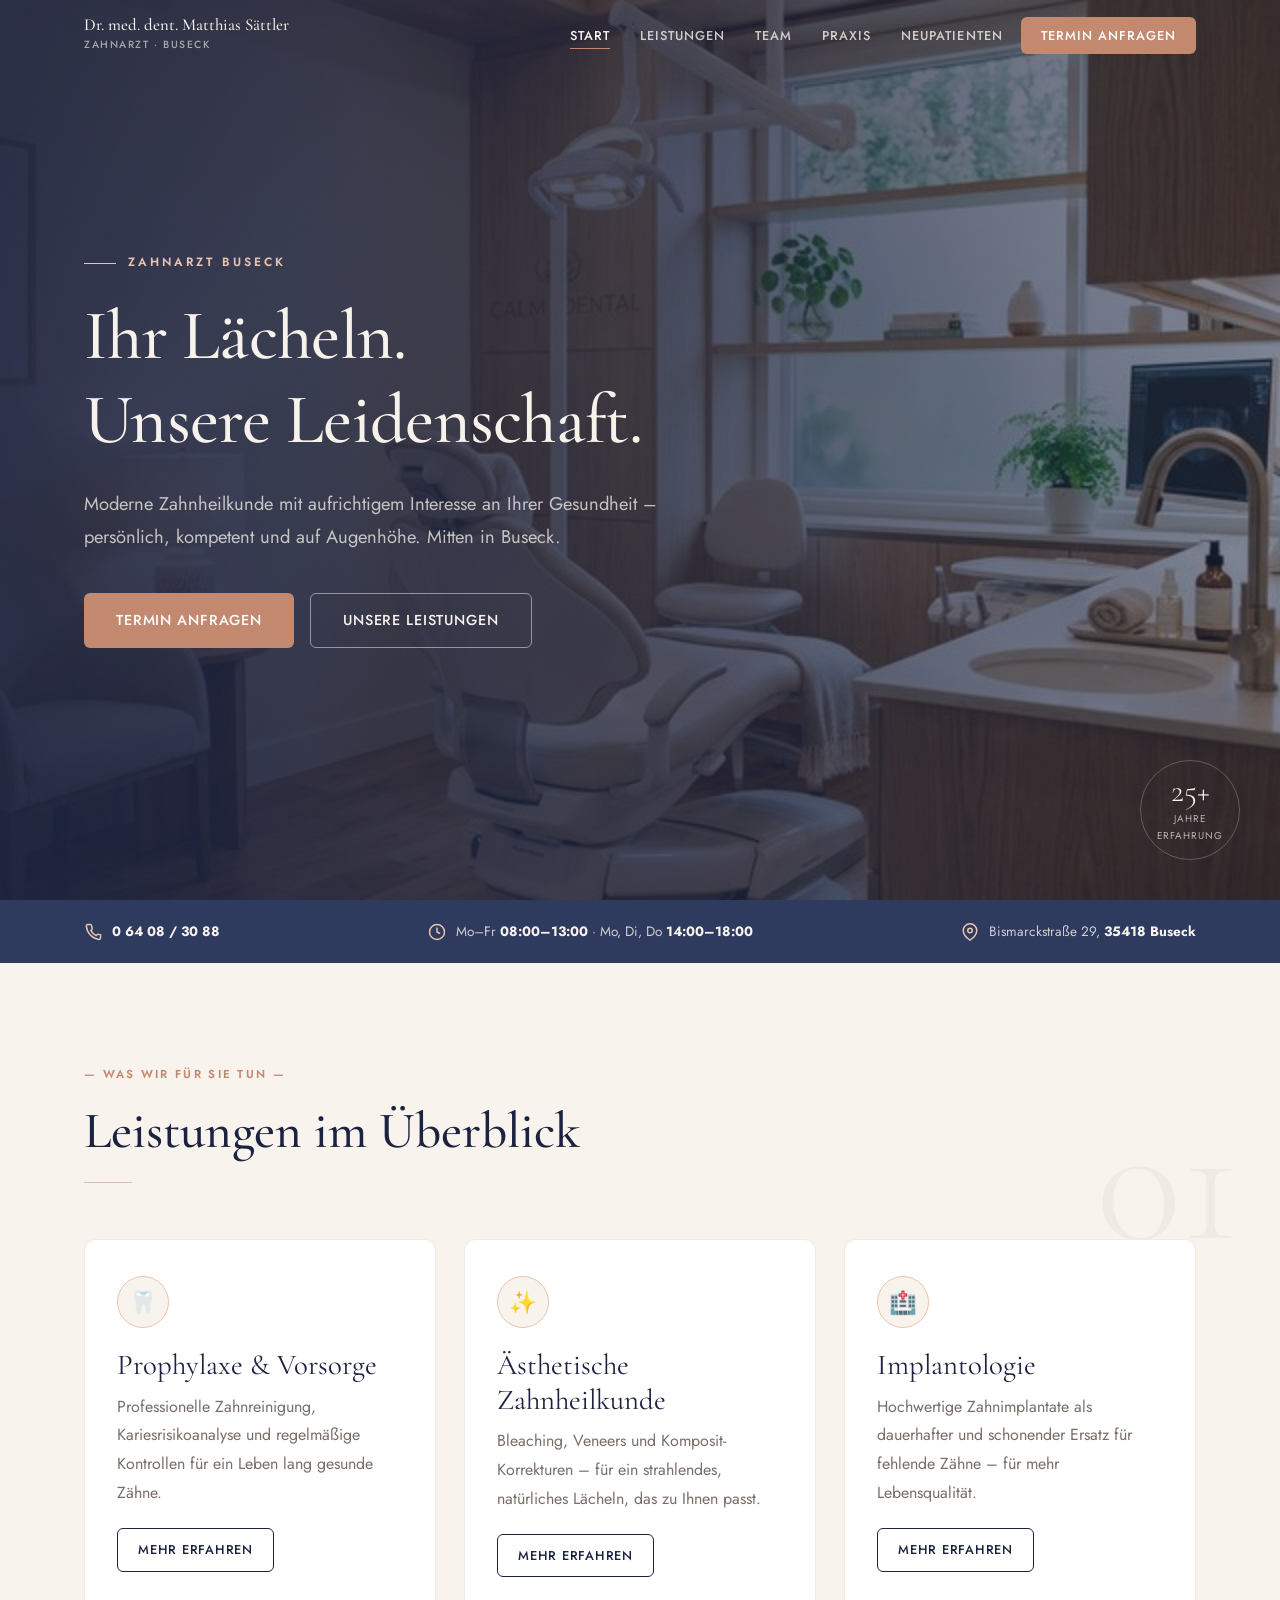
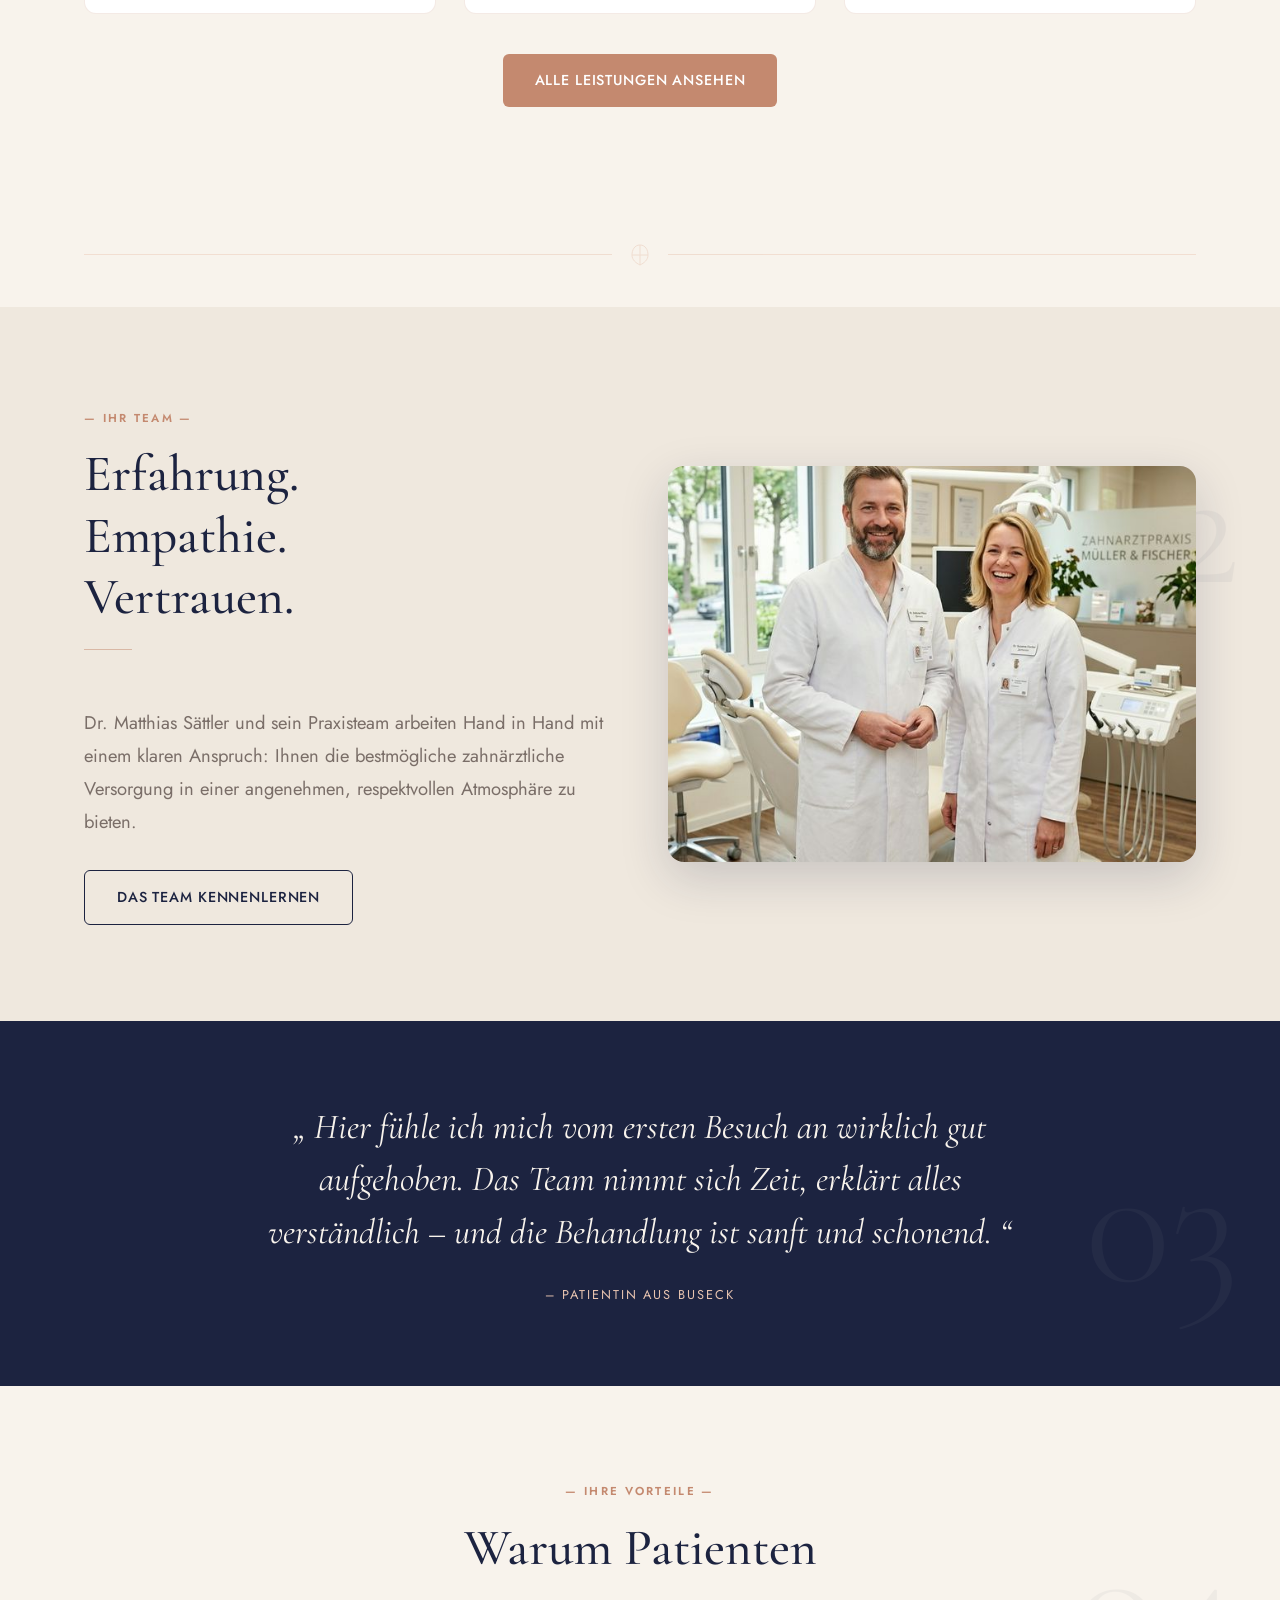
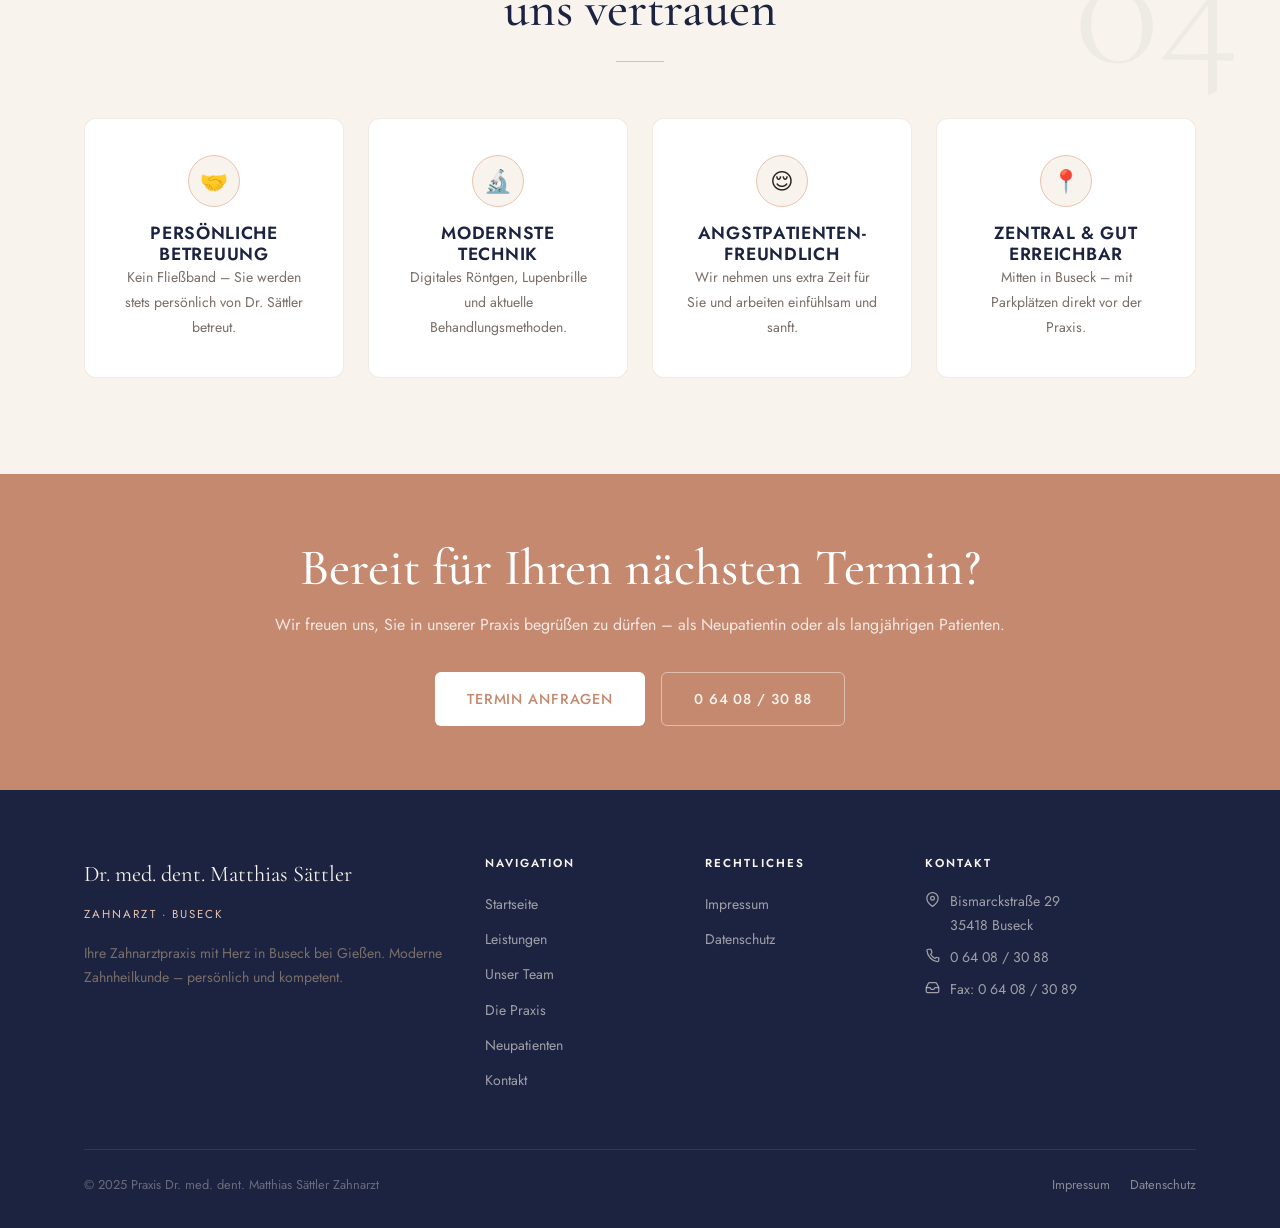
<file: index.html>
<!DOCTYPE html>
<html lang="de">
<head>
  <meta charset="UTF-8">
  <meta name="viewport" content="width=device-width, initial-scale=1.0">
  <title>Zahnarzt Buseck – Praxis Dr. med. dent. Matthias Sättler Zahnarzt</title>
  <meta name="description" content="Ihre Zahnarztpraxis in Buseck: Praxis Dr. med. dent. Matthias Sättler Zahnarzt. Moderne Zahnheilkunde, persönliche Betreuung, zentrale Lage. Jetzt Termin anfragen!">
  <meta name="keywords" content="Zahnarzt Buseck, Zahnarztpraxis Buseck, Zahnarzt Gießen, Dr. Matthias Sättler, Sättler, Prophylaxe Buseck">
  <meta name="robots" content="index, follow">
  <link rel="canonical" href="https://www.zahnarzt-buseck.de/">
  <meta property="og:title" content="Zahnarzt Buseck – Praxis Dr. med. dent. Matthias Sättler Zahnarzt">
  <meta property="og:description" content="Moderne Zahnheilkunde mit persönlicher Note – mitten in Buseck.">
  <meta property="og:type" content="website">
  <link rel="stylesheet" href="index.css">

  <!-- JSON-LD Local Business -->
  <script type="application/ld+json">
  {
    "@context": "https://schema.org",
    "@type": ["Dentist", "LocalBusiness"],
    "name": "Praxis Dr. med. dent. Matthias Sättler Zahnarzt",
    "image": "https://www.zahnarzt-buseck.de/hero.png",
    "address": {
      "@type": "PostalAddress",
      "streetAddress": "Bismarckstraße 29",
      "addressLocality": "Buseck",
      "postalCode": "35418",
      "addressCountry": "DE"
    },
    "geo": {
      "@type": "GeoCoordinates",
      "latitude": 50.6121,
      "longitude": 8.7845
    },
    "telephone": "+4964083088",
    "faxNumber": "+4964083089",
    "url": "https://www.zahnarzt-buseck.de",
    "openingHoursSpecification": [
      {"@type":"OpeningHoursSpecification","dayOfWeek":"Monday","opens":"08:00","closes":"13:00"},
      {"@type":"OpeningHoursSpecification","dayOfWeek":"Monday","opens":"14:00","closes":"18:00"},
      {"@type":"OpeningHoursSpecification","dayOfWeek":"Tuesday","opens":"08:00","closes":"13:00"},
      {"@type":"OpeningHoursSpecification","dayOfWeek":"Tuesday","opens":"14:00","closes":"18:00"},
      {"@type":"OpeningHoursSpecification","dayOfWeek":"Wednesday","opens":"08:00","closes":"13:00"},
      {"@type":"OpeningHoursSpecification","dayOfWeek":"Thursday","opens":"08:00","closes":"13:00"},
      {"@type":"OpeningHoursSpecification","dayOfWeek":"Thursday","opens":"14:00","closes":"18:00"},
      {"@type":"OpeningHoursSpecification","dayOfWeek":"Friday","opens":"08:00","closes":"13:00"}
    ],
    "priceRange": "€€",
    "description": "Zahnarztpraxis in Buseck – moderne Zahnheilkunde, Prophylaxe, Ästhetik und Implantologie."
  }
  </script>
</head>
<body>

<!-- ═══ NAVIGATION ═══════════════════════════════════════════ -->
<nav class="site-nav" aria-label="Hauptnavigation">
  <div class="nav-inner">
    <a href="index.html" class="nav-logo" aria-label="Startseite">
      <span class="nav-logo-name">Dr. med. dent. Matthias Sättler</span>
      <span class="nav-logo-sub">Zahnarzt · Buseck</span>
    </a>
    <ul class="nav-links" role="list">
      <li><a href="index.html">Start</a></li>
      <li><a href="leistungen.html">Leistungen</a></li>
      <li><a href="team.html">Team</a></li>
      <li><a href="praxis.html">Praxis</a></li>
      <li><a href="neupatienten.html">Neupatienten</a></li>
      <li><a href="kontakt.html" class="nav-cta">Termin anfragen</a></li>
    </ul>
    <button class="nav-hamburger" aria-label="Menü öffnen" aria-expanded="false">
      <span></span><span></span><span></span>
    </button>
  </div>
</nav>
<nav class="nav-mobile" aria-label="Mobilnavigation">
  <a href="index.html">Start</a>
  <a href="leistungen.html">Leistungen</a>
  <a href="team.html">Team</a>
  <a href="praxis.html">Praxis</a>
  <a href="neupatienten.html">Neupatienten</a>
  <a href="kontakt.html" class="nav-cta">Termin anfragen</a>
</nav>

<!-- ═══ HERO ══════════════════════════════════════════════════ -->
<section class="hero" aria-label="Willkommen">
  <div class="hero-bg" role="img" aria-label="Moderne, einladende Zahnarztpraxis"></div>
  <div class="container">
    <div class="hero-content">
      <p class="hero-eyebrow">Zahnarzt Buseck</p>
      <h1>Ihr Lächeln.<br>Unsere Leidenschaft.</h1>
      <p class="lead">Moderne Zahnheilkunde mit aufrichtigem Interesse an Ihrer Gesundheit – persönlich, kompetent und auf Augenhöhe. Mitten in Buseck.</p>
      <div class="hero-actions">
        <a href="kontakt.html" class="btn btn-primary">Termin anfragen</a>
        <a href="leistungen.html" class="btn btn-outline-light">Unsere Leistungen</a>
      </div>
    </div>
  </div>
  <div class="hero-badge" aria-hidden="true">
    <span>25+</span>
    <span>Jahre<br>Erfahrung</span>
  </div>
</section>

<!-- ═══ INFO BAR ═══════════════════════════════════════════════ -->
<div class="info-bar" role="region" aria-label="Kontaktinformationen">
  <div class="info-bar-inner container">
    <div class="info-bar-item">
      <svg width="18" height="18" viewBox="0 0 24 24" fill="none" stroke="currentColor" stroke-width="2" aria-hidden="true"><path d="M22 16.92v3a2 2 0 01-2.18 2A19.79 19.79 0 013.12 4.18 2 2 0 015.09 2h3.09a2 2 0 012 1.72c.127.96.361 1.903.7 2.81a2 2 0 01-.45 2.11L9.09 9.91a16 16 0 006.99 6.99l1.27-1.27a2 2 0 012.11-.45c.907.339 1.85.573 2.81.7A2 2 0 0122 16.92z"/></svg>
      <span><strong>0 64 08 / 30 88</strong></span>
    </div>
    <div class="info-bar-item">
      <svg width="18" height="18" viewBox="0 0 24 24" fill="none" stroke="currentColor" stroke-width="2" aria-hidden="true"><circle cx="12" cy="12" r="10"/><polyline points="12 6 12 12 16 14"/></svg>
      <span>Mo–Fr <strong>08:00–13:00</strong> · Mo, Di, Do <strong>14:00–18:00</strong></span>
    </div>
    <div class="info-bar-item">
      <svg width="18" height="18" viewBox="0 0 24 24" fill="none" stroke="currentColor" stroke-width="2" aria-hidden="true"><path d="M21 10c0 7-9 13-9 13S3 17 3 10a9 9 0 1118 0z"/><circle cx="12" cy="10" r="3"/></svg>
      <span>Bismarckstraße 29, <strong>35418 Buseck</strong></span>
    </div>
  </div>
</div>

<!-- ═══ SERVICES TEASER ════════════════════════════════════════ -->
<section class="section" aria-labelledby="leistungen-heading">
  <div class="container" style="position:relative;">
    <span class="ghost-number" aria-hidden="true">01</span>
    <div class="section-header">
      <span class="section-label">Was wir für Sie tun</span>
      <h2 id="leistungen-heading">Leistungen im Überblick</h2>
      <div class="section-divider"></div>
    </div>
    <div class="grid-3">
      <div class="card reveal">
        <div class="card-icon" aria-hidden="true">🦷</div>
        <h3>Prophylaxe &amp; Vorsorge</h3>
        <p>Professionelle Zahnreinigung, Kariesrisikoanalyse und regelmäßige Kontrollen für ein Leben lang gesunde Zähne.</p>
        <a href="leistungen.html#prophylaxe" class="btn btn-outline" style="margin-top:20px; font-size:.8rem; padding:10px 20px;">Mehr erfahren</a>
      </div>
      <div class="card reveal reveal-delay-1">
        <div class="card-icon" aria-hidden="true">✨</div>
        <h3>Ästhetische Zahnheilkunde</h3>
        <p>Bleaching, Veneers und Komposit-Korrekturen – für ein strahlendes, natürliches Lächeln, das zu Ihnen passt.</p>
        <a href="leistungen.html#aesthetik" class="btn btn-outline" style="margin-top:20px; font-size:.8rem; padding:10px 20px;">Mehr erfahren</a>
      </div>
      <div class="card reveal reveal-delay-2">
        <div class="card-icon" aria-hidden="true">🏥</div>
        <h3>Implantologie</h3>
        <p>Hochwertige Zahnimplantate als dauerhafter und schonender Ersatz für fehlende Zähne – für mehr Lebensqualität.</p>
        <a href="leistungen.html#implantologie" class="btn btn-outline" style="margin-top:20px; font-size:.8rem; padding:10px 20px;">Mehr erfahren</a>
      </div>
    </div>
    <div style="text-align:center; margin-top:40px;" class="reveal">
      <a href="leistungen.html" class="btn btn-primary">Alle Leistungen ansehen</a>
    </div>
  </div>
</section>

<!-- ═══ BOTANICAL DIVIDER ══════════════════════════════════════ -->
<div class="container">
  <div class="botanical-divider" aria-hidden="true">
    <svg width="24" height="24" viewBox="0 0 24 24" fill="none" stroke="currentColor" stroke-width="1"><path d="M12 2C6.48 2 4 7 4 12s4 8 8 10c4-2 8-5 8-10S17.52 2 12 2z"/><path d="M12 2v20M4 12h16"/></svg>
  </div>
</div>

<!-- ═══ TEAM TEASER ════════════════════════════════════════════ -->
<section class="section section--alt" aria-labelledby="team-heading">
  <div class="container" style="position:relative;">
    <span class="ghost-number" aria-hidden="true">02</span>
    <div class="grid-2" style="align-items:center; gap:56px;">
      <div>
        <div class="section-header">
          <span class="section-label">Ihr Team</span>
          <h2 id="team-heading">Erfahrung.<br>Empathie.<br>Vertrauen.</h2>
          <div class="section-divider"></div>
        </div>
        <p class="lead">Dr. Matthias Sättler und sein Praxisteam arbeiten Hand in Hand mit einem klaren Anspruch: Ihnen die bestmögliche zahnärztliche Versorgung in einer angenehmen, respektvollen Atmosphäre zu bieten.</p>
        <a href="team.html" class="btn btn-outline" style="margin-top:32px;">Das Team kennenlernen</a>
      </div>
      <div class="reveal">
        <img src="team.png" alt="Das Praxisteam von Dr. Matthias Sättler" style="border-radius:16px; width:100%; object-fit:cover; aspect-ratio:4/3; box-shadow: 0 16px 48px rgba(28,35,64,.18);">
      </div>
    </div>
  </div>
</section>

<!-- ═══ TESTIMONIAL ════════════════════════════════════════════ -->
<section class="testimonial-section" aria-label="Patientenstimme">
  <div class="container" style="position:relative;">
    <span class="ghost-number" style="opacity:.035; color:var(--ivory);" aria-hidden="true">03</span>
    <blockquote class="testimonial-quote reveal">
      Hier fühle ich mich vom ersten Besuch an wirklich gut aufgehoben. Das Team nimmt sich Zeit, erklärt alles verständlich – und die Behandlung ist sanft und schonend.
    </blockquote>
    <p class="testimonial-author reveal">– Patientin aus Buseck</p>
  </div>
</section>

<!-- ═══ WHY US ═════════════════════════════════════════════════ -->
<section class="section" aria-labelledby="warum-heading">
  <div class="container" style="position:relative;">
    <span class="ghost-number" aria-hidden="true">04</span>
    <div class="section-header text-center">
      <span class="section-label">Ihre Vorteile</span>
      <h2 id="warum-heading">Warum Patienten<br>uns vertrauen</h2>
      <div class="section-divider center"></div>
    </div>
    <div class="grid-4">
      <div class="card reveal" style="text-align:center;">
        <div class="card-icon" style="margin:0 auto 16px;" aria-hidden="true">🤝</div>
        <h4>Persönliche Betreuung</h4>
        <p style="font-size:.88rem;">Kein Fließband – Sie werden stets persönlich von Dr. Sättler betreut.</p>
      </div>
      <div class="card reveal reveal-delay-1" style="text-align:center;">
        <div class="card-icon" style="margin:0 auto 16px;" aria-hidden="true">🔬</div>
        <h4>Modernste Technik</h4>
        <p style="font-size:.88rem;">Digitales Röntgen, Lupenbrille und aktuelle Behandlungsmethoden.</p>
      </div>
      <div class="card reveal reveal-delay-2" style="text-align:center;">
        <div class="card-icon" style="margin:0 auto 16px;" aria-hidden="true">😌</div>
        <h4>Angstpatienten-freundlich</h4>
        <p style="font-size:.88rem;">Wir nehmen uns extra Zeit für Sie und arbeiten einfühlsam und sanft.</p>
      </div>
      <div class="card reveal reveal-delay-3" style="text-align:center;">
        <div class="card-icon" style="margin:0 auto 16px;" aria-hidden="true">📍</div>
        <h4>Zentral &amp; gut erreichbar</h4>
        <p style="font-size:.88rem;">Mitten in Buseck – mit Parkplätzen direkt vor der Praxis.</p>
      </div>
    </div>
  </div>
</section>

<!-- ═══ CTA BANNER ═════════════════════════════════════════════ -->
<section class="cta-banner" aria-label="Terminanfrage">
  <div class="container">
    <h2 class="reveal">Bereit für Ihren nächsten Termin?</h2>
    <p class="reveal">Wir freuen uns, Sie in unserer Praxis begrüßen zu dürfen – als Neupatientin oder als langjährigen Patienten.</p>
    <div style="display:flex; gap:16px; justify-content:center; flex-wrap:wrap;" class="reveal">
      <a href="kontakt.html" class="btn" style="background:white; color:var(--rose);">Termin anfragen</a>
      <a href="tel:+4964083088" class="btn btn-outline-light">0 64 08 / 30 88</a>
    </div>
  </div>
</section>

<!-- ═══ FOOTER ═════════════════════════════════════════════════ -->
<footer class="site-footer" role="contentinfo">
  <div class="container">
    <div class="footer-grid">
      <div>
        <p class="footer-brand-name">Dr. med. dent. Matthias Sättler</p>
        <p class="footer-brand-sub">Zahnarzt · Buseck</p>
        <p class="footer-desc">Ihre Zahnarztpraxis mit Herz in Buseck bei Gießen. Moderne Zahnheilkunde – persönlich und kompetent.</p>
      </div>
      <div class="footer-col">
        <h5>Navigation</h5>
        <ul>
          <li><a href="index.html">Startseite</a></li>
          <li><a href="leistungen.html">Leistungen</a></li>
          <li><a href="team.html">Unser Team</a></li>
          <li><a href="praxis.html">Die Praxis</a></li>
          <li><a href="neupatienten.html">Neupatienten</a></li>
          <li><a href="kontakt.html">Kontakt</a></li>
        </ul>
      </div>
      <div class="footer-col">
        <h5>Rechtliches</h5>
        <ul>
          <li><a href="impressum.html">Impressum</a></li>
          <li><a href="datenschutz.html">Datenschutz</a></li>
        </ul>
      </div>
      <div class="footer-col">
        <h5>Kontakt</h5>
        <div class="footer-contact-item">
          <svg width="15" height="15" viewBox="0 0 24 24" fill="none" stroke="currentColor" stroke-width="2" aria-hidden="true"><path d="M21 10c0 7-9 13-9 13S3 17 3 10a9 9 0 1118 0z"/><circle cx="12" cy="10" r="3"/></svg>
          <span>Bismarckstraße 29<br>35418 Buseck</span>
        </div>
        <div class="footer-contact-item">
          <svg width="15" height="15" viewBox="0 0 24 24" fill="none" stroke="currentColor" stroke-width="2" aria-hidden="true"><path d="M22 16.92v3a2 2 0 01-2.18 2A19.79 19.79 0 013.12 4.18 2 2 0 015.09 2h3.09a2 2 0 012 1.72c.127.96.361 1.903.7 2.81a2 2 0 01-.45 2.11L9.09 9.91a16 16 0 006.99 6.99l1.27-1.27a2 2 0 012.11-.45c.907.339 1.85.573 2.81.7A2 2 0 0122 16.92z"/></svg>
          <a href="tel:+4964083088" style="color:inherit;">0 64 08 / 30 88</a>
        </div>
        <div class="footer-contact-item">
          <svg width="15" height="15" viewBox="0 0 24 24" fill="none" stroke="currentColor" stroke-width="2" aria-hidden="true"><polyline points="22 12 16 12 14 15 10 15 8 12 2 12"/><path d="M5.45 5.11L2 12v6a2 2 0 002 2h16a2 2 0 002-2v-6l-3.45-6.89A2 2 0 0016.76 4H7.24a2 2 0 00-1.79 1.11z"/></svg>
          <span>Fax: 0 64 08 / 30 89</span>
        </div>
      </div>
    </div>
    <div class="footer-bottom">
      <span>&copy; 2025 Praxis Dr. med. dent. Matthias Sättler Zahnarzt</span>
      <div class="footer-bottom-links">
        <a href="impressum.html">Impressum</a>
        <a href="datenschutz.html">Datenschutz</a>
      </div>
    </div>
  </div>
</footer>

<script src="nav.js"></script>
</body>
</html>
</file>
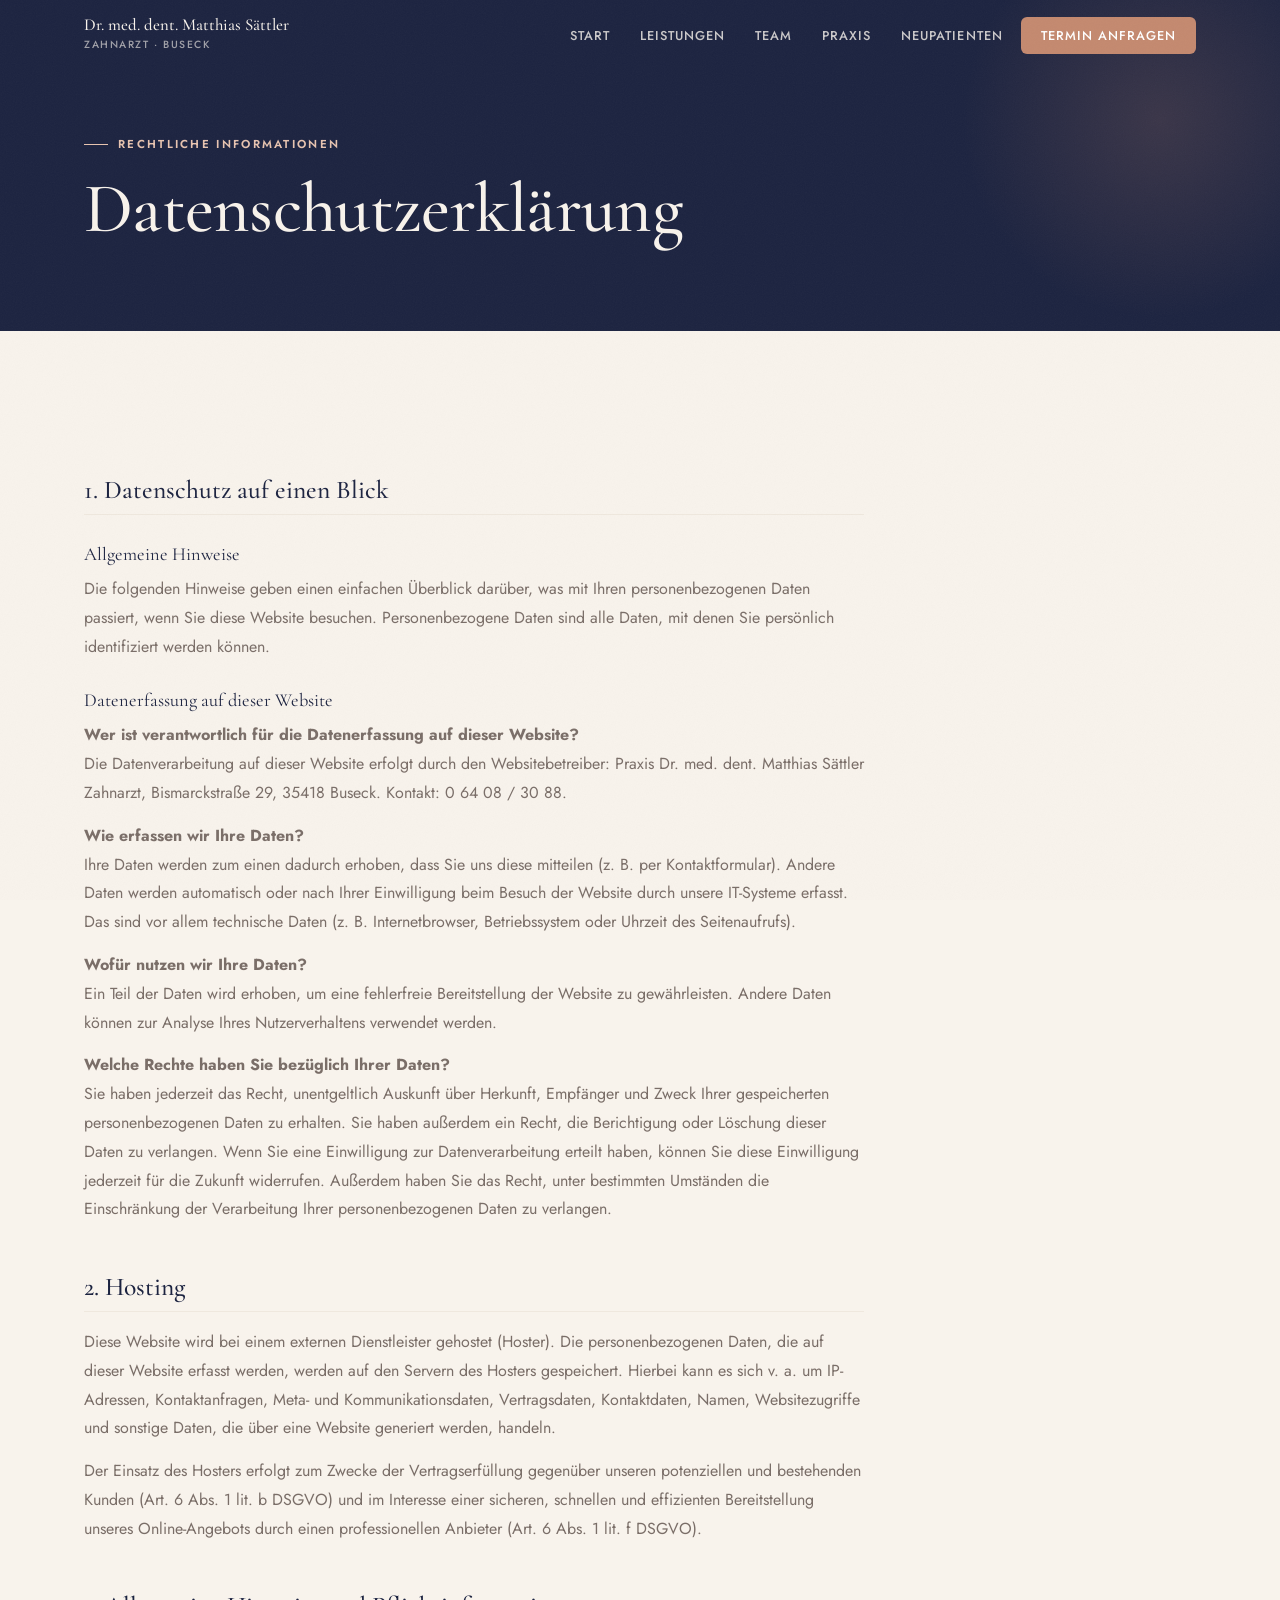
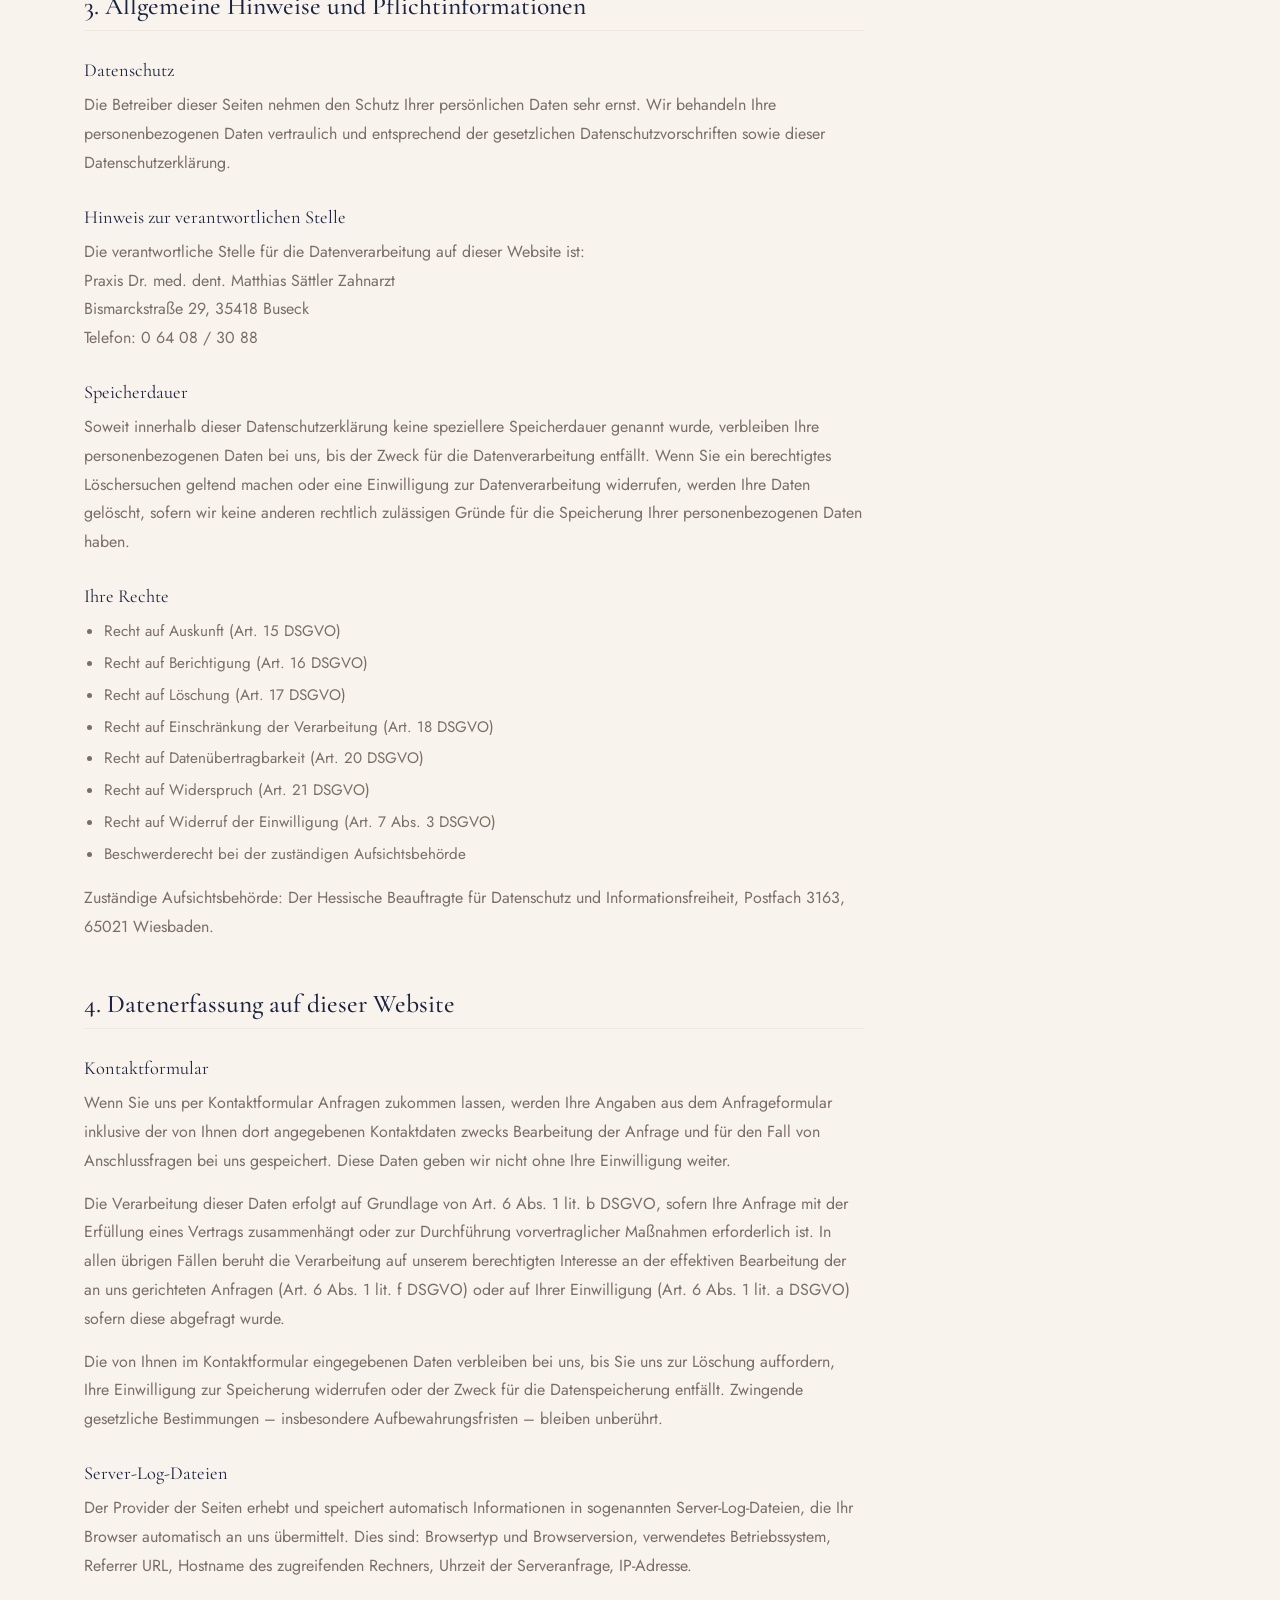
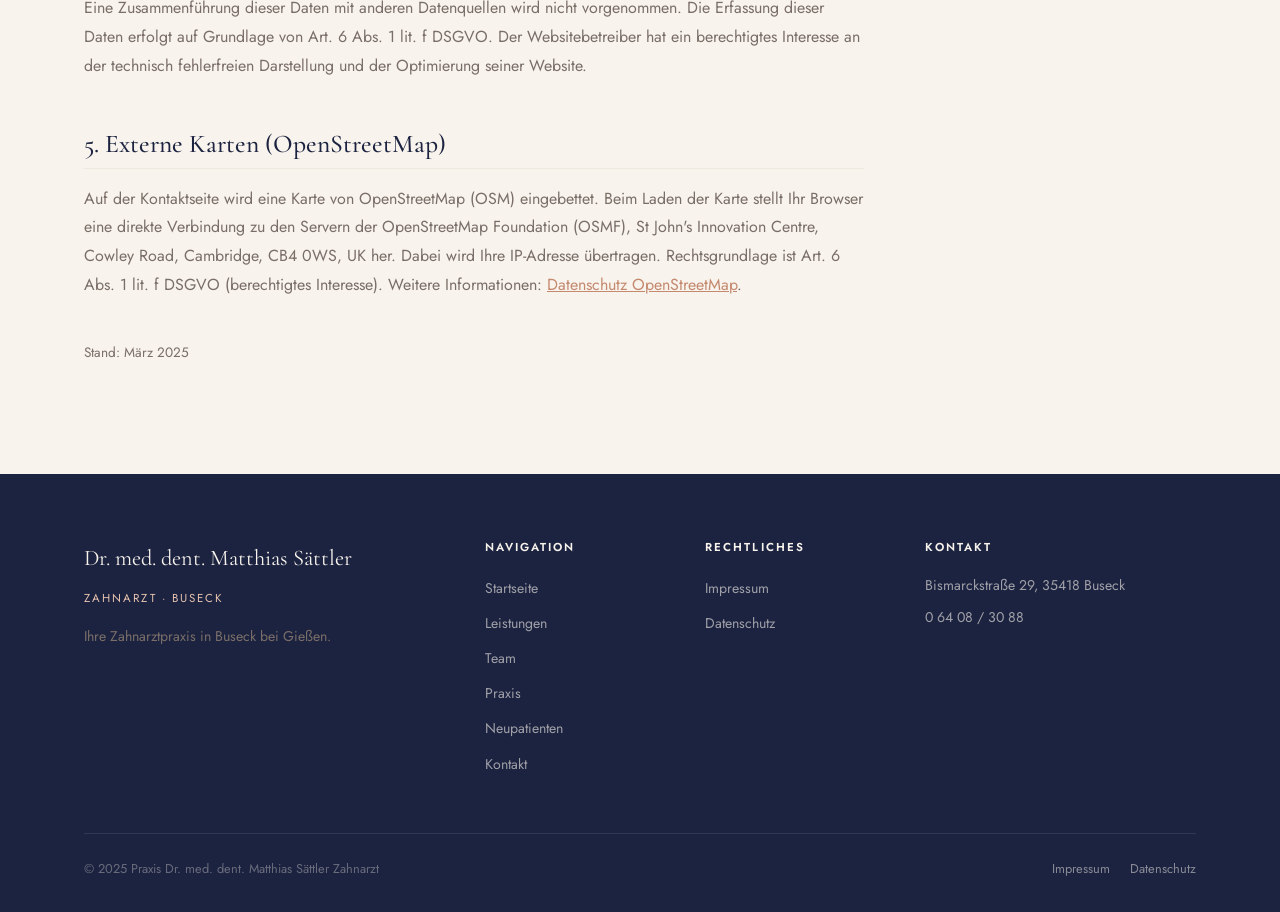
<file: datenschutz.html>
<!DOCTYPE html>
<html lang="de">
<head>
  <meta charset="UTF-8">
  <meta name="viewport" content="width=device-width, initial-scale=1.0">
  <title>Datenschutz – Praxis Dr. med. dent. Matthias Sättler Zahnarzt</title>
  <meta name="description" content="Datenschutzerklärung der Praxis Dr. med. dent. Matthias Sättler Zahnarzt in Buseck gemäß DSGVO.">
  <meta name="robots" content="noindex, follow">
  <link rel="stylesheet" href="index.css">
</head>
<body>
<nav class="site-nav">
  <div class="nav-inner">
    <a href="index.html" class="nav-logo"><span class="nav-logo-name">Dr. med. dent. Matthias Sättler</span><span class="nav-logo-sub">Zahnarzt · Buseck</span></a>
    <ul class="nav-links">
      <li><a href="index.html">Start</a></li><li><a href="leistungen.html">Leistungen</a></li><li><a href="team.html">Team</a></li><li><a href="praxis.html">Praxis</a></li><li><a href="neupatienten.html">Neupatienten</a></li><li><a href="kontakt.html" class="nav-cta">Termin anfragen</a></li>
    </ul>
    <button class="nav-hamburger" aria-label="Menü öffnen"><span></span><span></span><span></span></button>
  </div>
</nav>
<nav class="nav-mobile">
  <a href="index.html">Start</a><a href="leistungen.html">Leistungen</a><a href="team.html">Team</a><a href="praxis.html">Praxis</a><a href="neupatienten.html">Neupatienten</a><a href="kontakt.html" class="nav-cta">Termin anfragen</a>
</nav>

<header class="page-hero">
  <div class="container">
    <p class="page-hero-eyebrow">Rechtliche Informationen</p>
    <h1>Datenschutzerklärung</h1>
  </div>
</header>

<section class="section">
  <div class="container">
    <div class="prose">

      <h2>1. Datenschutz auf einen Blick</h2>
      <h3>Allgemeine Hinweise</h3>
      <p>Die folgenden Hinweise geben einen einfachen Überblick darüber, was mit Ihren personenbezogenen Daten passiert, wenn Sie diese Website besuchen. Personenbezogene Daten sind alle Daten, mit denen Sie persönlich identifiziert werden können.</p>

      <h3>Datenerfassung auf dieser Website</h3>
      <p><strong>Wer ist verantwortlich für die Datenerfassung auf dieser Website?</strong><br>
      Die Datenverarbeitung auf dieser Website erfolgt durch den Websitebetreiber: Praxis Dr. med. dent. Matthias Sättler Zahnarzt, Bismarckstraße 29, 35418 Buseck. Kontakt: 0 64 08 / 30 88.</p>
      <p><strong>Wie erfassen wir Ihre Daten?</strong><br>
      Ihre Daten werden zum einen dadurch erhoben, dass Sie uns diese mitteilen (z.&nbsp;B. per Kontaktformular). Andere Daten werden automatisch oder nach Ihrer Einwilligung beim Besuch der Website durch unsere IT-Systeme erfasst. Das sind vor allem technische Daten (z.&nbsp;B. Internetbrowser, Betriebssystem oder Uhrzeit des Seitenaufrufs).</p>
      <p><strong>Wofür nutzen wir Ihre Daten?</strong><br>
      Ein Teil der Daten wird erhoben, um eine fehlerfreie Bereitstellung der Website zu gewährleisten. Andere Daten können zur Analyse Ihres Nutzerverhaltens verwendet werden.</p>
      <p><strong>Welche Rechte haben Sie bezüglich Ihrer Daten?</strong><br>
      Sie haben jederzeit das Recht, unentgeltlich Auskunft über Herkunft, Empfänger und Zweck Ihrer gespeicherten personenbezogenen Daten zu erhalten. Sie haben außerdem ein Recht, die Berichtigung oder Löschung dieser Daten zu verlangen. Wenn Sie eine Einwilligung zur Datenverarbeitung erteilt haben, können Sie diese Einwilligung jederzeit für die Zukunft widerrufen. Außerdem haben Sie das Recht, unter bestimmten Umständen die Einschränkung der Verarbeitung Ihrer personenbezogenen Daten zu verlangen.</p>

      <h2>2. Hosting</h2>
      <p>Diese Website wird bei einem externen Dienstleister gehostet (Hoster). Die personenbezogenen Daten, die auf dieser Website erfasst werden, werden auf den Servern des Hosters gespeichert. Hierbei kann es sich v.&nbsp;a. um IP-Adressen, Kontaktanfragen, Meta- und Kommunikationsdaten, Vertragsdaten, Kontaktdaten, Namen, Websitezugriffe und sonstige Daten, die über eine Website generiert werden, handeln.</p>
      <p>Der Einsatz des Hosters erfolgt zum Zwecke der Vertragserfüllung gegenüber unseren potenziellen und bestehenden Kunden (Art. 6 Abs. 1 lit. b DSGVO) und im Interesse einer sicheren, schnellen und effizienten Bereitstellung unseres Online-Angebots durch einen professionellen Anbieter (Art. 6 Abs. 1 lit. f DSGVO).</p>

      <h2>3. Allgemeine Hinweise und Pflichtinformationen</h2>
      <h3>Datenschutz</h3>
      <p>Die Betreiber dieser Seiten nehmen den Schutz Ihrer persönlichen Daten sehr ernst. Wir behandeln Ihre personenbezogenen Daten vertraulich und entsprechend der gesetzlichen Datenschutzvorschriften sowie dieser Datenschutzerklärung.</p>

      <h3>Hinweis zur verantwortlichen Stelle</h3>
      <p>Die verantwortliche Stelle für die Datenverarbeitung auf dieser Website ist:<br>
      Praxis Dr. med. dent. Matthias Sättler Zahnarzt<br>
      Bismarckstraße 29, 35418 Buseck<br>
      Telefon: 0 64 08 / 30 88</p>

      <h3>Speicherdauer</h3>
      <p>Soweit innerhalb dieser Datenschutzerklärung keine speziellere Speicherdauer genannt wurde, verbleiben Ihre personenbezogenen Daten bei uns, bis der Zweck für die Datenverarbeitung entfällt. Wenn Sie ein berechtigtes Löschersuchen geltend machen oder eine Einwilligung zur Datenverarbeitung widerrufen, werden Ihre Daten gelöscht, sofern wir keine anderen rechtlich zulässigen Gründe für die Speicherung Ihrer personenbezogenen Daten haben.</p>

      <h3>Ihre Rechte</h3>
      <ul>
        <li>Recht auf Auskunft (Art. 15 DSGVO)</li>
        <li>Recht auf Berichtigung (Art. 16 DSGVO)</li>
        <li>Recht auf Löschung (Art. 17 DSGVO)</li>
        <li>Recht auf Einschränkung der Verarbeitung (Art. 18 DSGVO)</li>
        <li>Recht auf Datenübertragbarkeit (Art. 20 DSGVO)</li>
        <li>Recht auf Widerspruch (Art. 21 DSGVO)</li>
        <li>Recht auf Widerruf der Einwilligung (Art. 7 Abs. 3 DSGVO)</li>
        <li>Beschwerderecht bei der zuständigen Aufsichtsbehörde</li>
      </ul>
      <p>Zuständige Aufsichtsbehörde: Der Hessische Beauftragte für Datenschutz und Informationsfreiheit, Postfach 3163, 65021 Wiesbaden.</p>

      <h2>4. Datenerfassung auf dieser Website</h2>
      <h3>Kontaktformular</h3>
      <p>Wenn Sie uns per Kontaktformular Anfragen zukommen lassen, werden Ihre Angaben aus dem Anfrageformular inklusive der von Ihnen dort angegebenen Kontaktdaten zwecks Bearbeitung der Anfrage und für den Fall von Anschlussfragen bei uns gespeichert. Diese Daten geben wir nicht ohne Ihre Einwilligung weiter.</p>
      <p>Die Verarbeitung dieser Daten erfolgt auf Grundlage von Art. 6 Abs. 1 lit. b DSGVO, sofern Ihre Anfrage mit der Erfüllung eines Vertrags zusammenhängt oder zur Durchführung vorvertraglicher Maßnahmen erforderlich ist. In allen übrigen Fällen beruht die Verarbeitung auf unserem berechtigten Interesse an der effektiven Bearbeitung der an uns gerichteten Anfragen (Art. 6 Abs. 1 lit. f DSGVO) oder auf Ihrer Einwilligung (Art. 6 Abs. 1 lit. a DSGVO) sofern diese abgefragt wurde.</p>
      <p>Die von Ihnen im Kontaktformular eingegebenen Daten verbleiben bei uns, bis Sie uns zur Löschung auffordern, Ihre Einwilligung zur Speicherung widerrufen oder der Zweck für die Datenspeicherung entfällt. Zwingende gesetzliche Bestimmungen – insbesondere Aufbewahrungsfristen – bleiben unberührt.</p>

      <h3>Server-Log-Dateien</h3>
      <p>Der Provider der Seiten erhebt und speichert automatisch Informationen in sogenannten Server-Log-Dateien, die Ihr Browser automatisch an uns übermittelt. Dies sind: Browsertyp und Browserversion, verwendetes Betriebssystem, Referrer URL, Hostname des zugreifenden Rechners, Uhrzeit der Serveranfrage, IP-Adresse.</p>
      <p>Eine Zusammenführung dieser Daten mit anderen Datenquellen wird nicht vorgenommen. Die Erfassung dieser Daten erfolgt auf Grundlage von Art. 6 Abs. 1 lit. f DSGVO. Der Websitebetreiber hat ein berechtigtes Interesse an der technisch fehlerfreien Darstellung und der Optimierung seiner Website.</p>

      <h2>5. Externe Karten (OpenStreetMap)</h2>
      <p>Auf der Kontaktseite wird eine Karte von OpenStreetMap (OSM) eingebettet. Beim Laden der Karte stellt Ihr Browser eine direkte Verbindung zu den Servern der OpenStreetMap Foundation (OSMF), St John's Innovation Centre, Cowley Road, Cambridge, CB4 0WS, UK her. Dabei wird Ihre IP-Adresse übertragen. Rechtsgrundlage ist Art. 6 Abs. 1 lit. f DSGVO (berechtigtes Interesse). Weitere Informationen: <a href="https://wiki.osmfoundation.org/wiki/Privacy_Policy" target="_blank" rel="noopener">Datenschutz OpenStreetMap</a>.</p>

      <p style="margin-top:40px; font-size:.85rem; color:var(--muted);">Stand: März 2025</p>
    </div>
  </div>
</section>

<footer class="site-footer">
  <div class="container">
    <div class="footer-grid">
      <div><p class="footer-brand-name">Dr. med. dent. Matthias Sättler</p><p class="footer-brand-sub">Zahnarzt · Buseck</p><p class="footer-desc">Ihre Zahnarztpraxis in Buseck bei Gießen.</p></div>
      <div class="footer-col"><h5>Navigation</h5><ul><li><a href="index.html">Startseite</a></li><li><a href="leistungen.html">Leistungen</a></li><li><a href="team.html">Team</a></li><li><a href="praxis.html">Praxis</a></li><li><a href="neupatienten.html">Neupatienten</a></li><li><a href="kontakt.html">Kontakt</a></li></ul></div>
      <div class="footer-col"><h5>Rechtliches</h5><ul><li><a href="impressum.html">Impressum</a></li><li><a href="datenschutz.html">Datenschutz</a></li></ul></div>
      <div class="footer-col"><h5>Kontakt</h5><div class="footer-contact-item"><span>Bismarckstraße 29, 35418 Buseck</span></div><div class="footer-contact-item"><a href="tel:+4964083088" style="color:inherit;">0 64 08 / 30 88</a></div></div>
    </div>
    <div class="footer-bottom"><span>&copy; 2025 Praxis Dr. med. dent. Matthias Sättler Zahnarzt</span><div class="footer-bottom-links"><a href="impressum.html">Impressum</a><a href="datenschutz.html">Datenschutz</a></div></div>
  </div>
</footer>
<script src="nav.js"></script>
</body>
</html>
</file>
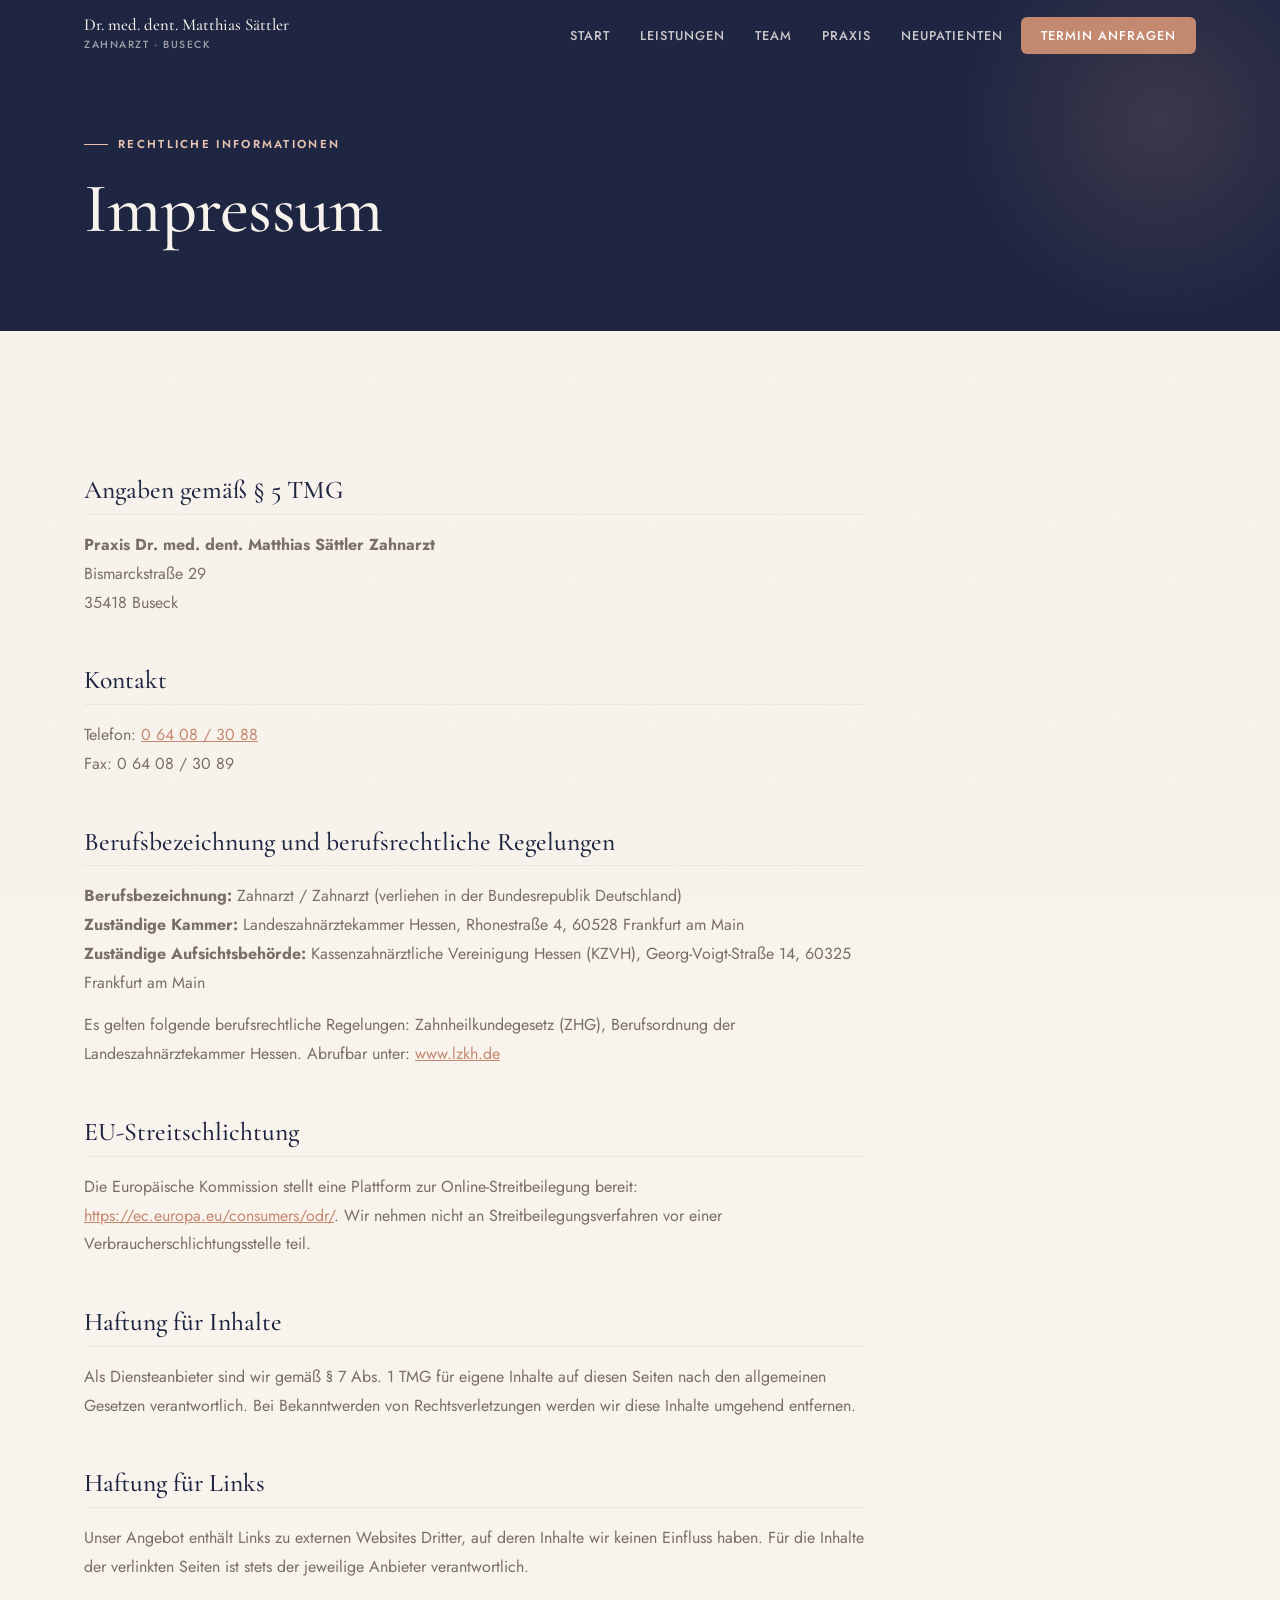
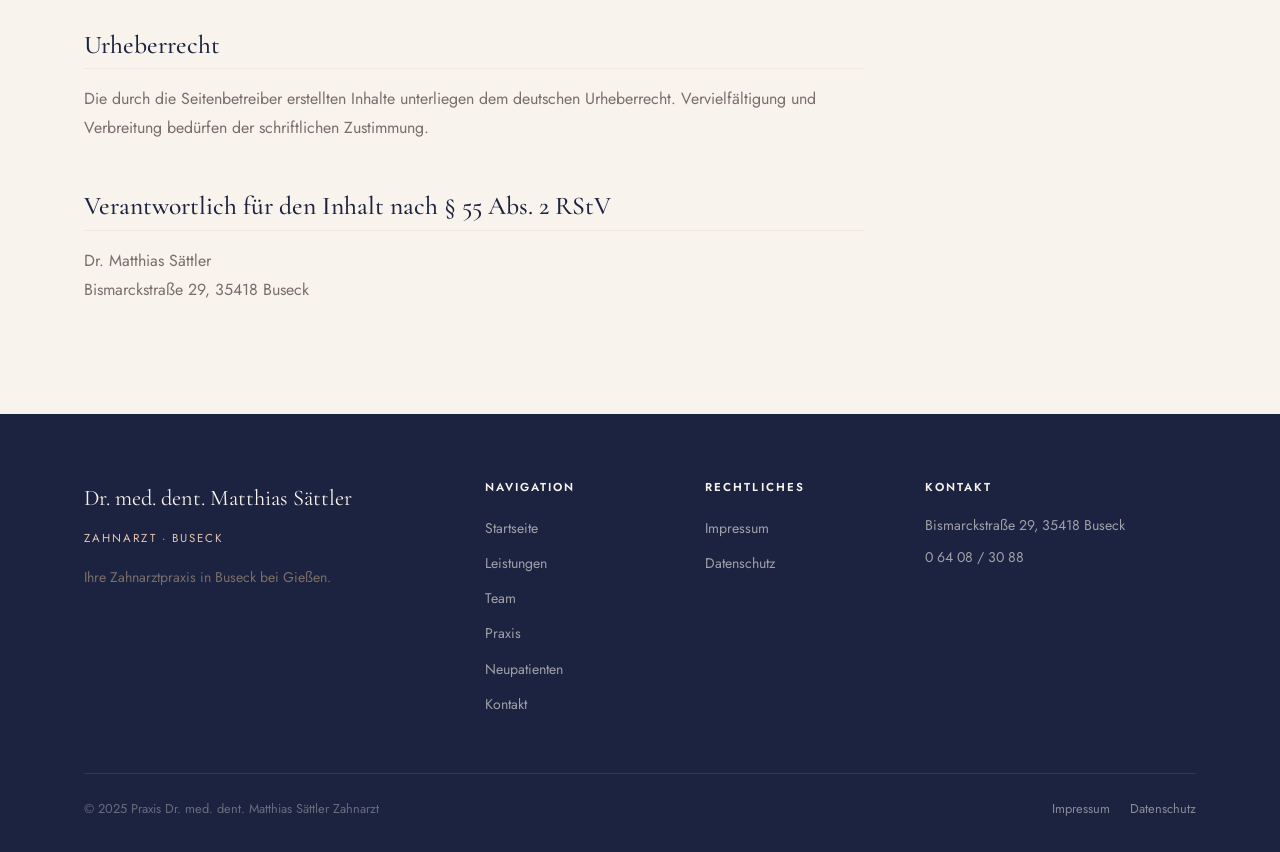
<file: impressum.html>
<!DOCTYPE html>
<html lang="de">
<head>
  <meta charset="UTF-8">
  <meta name="viewport" content="width=device-width, initial-scale=1.0">
  <title>Impressum – Praxis Dr. med. dent. Matthias Sättler Zahnarzt</title>
  <meta name="description" content="Impressum der Praxis Dr. med. dent. Matthias Sättler Zahnarzt, Bismarckstraße 29, 35418 Buseck.">
  <meta name="robots" content="noindex, follow">
  <link rel="stylesheet" href="index.css">
</head>
<body>
<nav class="site-nav">
  <div class="nav-inner">
    <a href="index.html" class="nav-logo"><span class="nav-logo-name">Dr. med. dent. Matthias Sättler</span><span class="nav-logo-sub">Zahnarzt · Buseck</span></a>
    <ul class="nav-links">
      <li><a href="index.html">Start</a></li><li><a href="leistungen.html">Leistungen</a></li><li><a href="team.html">Team</a></li><li><a href="praxis.html">Praxis</a></li><li><a href="neupatienten.html">Neupatienten</a></li><li><a href="kontakt.html" class="nav-cta">Termin anfragen</a></li>
    </ul>
    <button class="nav-hamburger" aria-label="Menü öffnen"><span></span><span></span><span></span></button>
  </div>
</nav>
<nav class="nav-mobile">
  <a href="index.html">Start</a><a href="leistungen.html">Leistungen</a><a href="team.html">Team</a><a href="praxis.html">Praxis</a><a href="neupatienten.html">Neupatienten</a><a href="kontakt.html" class="nav-cta">Termin anfragen</a>
</nav>
<header class="page-hero">
  <div class="container">
    <p class="page-hero-eyebrow">Rechtliche Informationen</p>
    <h1>Impressum</h1>
  </div>
</header>
<section class="section">
  <div class="container">
    <div class="prose">
      <h2>Angaben gemäß § 5 TMG</h2>
      <p><strong>Praxis Dr. med. dent. Matthias Sättler Zahnarzt</strong><br>Bismarckstraße 29<br>35418 Buseck</p>
      <h2>Kontakt</h2>
      <p>Telefon: <a href="tel:+4964083088">0 64 08 / 30 88</a><br>Fax: 0 64 08 / 30 89</p>
      <h2>Berufsbezeichnung und berufsrechtliche Regelungen</h2>
      <p><strong>Berufsbezeichnung:</strong> Zahnarzt / Zahnarzt (verliehen in der Bundesrepublik Deutschland)<br>
      <strong>Zuständige Kammer:</strong> Landeszahnärztekammer Hessen, Rhonestraße 4, 60528 Frankfurt am Main<br>
      <strong>Zuständige Aufsichtsbehörde:</strong> Kassenzahnärztliche Vereinigung Hessen (KZVH), Georg-Voigt-Straße 14, 60325 Frankfurt am Main</p>
      <p>Es gelten folgende berufsrechtliche Regelungen: Zahnheilkundegesetz (ZHG), Berufsordnung der Landeszahnärztekammer Hessen. Abrufbar unter: <a href="https://www.lzkh.de" target="_blank" rel="noopener">www.lzkh.de</a></p>
      <h2>EU-Streitschlichtung</h2>
      <p>Die Europäische Kommission stellt eine Plattform zur Online-Streitbeilegung bereit: <a href="https://ec.europa.eu/consumers/odr/" target="_blank" rel="noopener">https://ec.europa.eu/consumers/odr/</a>. Wir nehmen nicht an Streitbeilegungsverfahren vor einer Verbraucherschlichtungsstelle teil.</p>
      <h2>Haftung für Inhalte</h2>
      <p>Als Diensteanbieter sind wir gemäß § 7 Abs. 1 TMG für eigene Inhalte auf diesen Seiten nach den allgemeinen Gesetzen verantwortlich. Bei Bekanntwerden von Rechtsverletzungen werden wir diese Inhalte umgehend entfernen.</p>
      <h2>Haftung für Links</h2>
      <p>Unser Angebot enthält Links zu externen Websites Dritter, auf deren Inhalte wir keinen Einfluss haben. Für die Inhalte der verlinkten Seiten ist stets der jeweilige Anbieter verantwortlich.</p>
      <h2>Urheberrecht</h2>
      <p>Die durch die Seitenbetreiber erstellten Inhalte unterliegen dem deutschen Urheberrecht. Vervielfältigung und Verbreitung bedürfen der schriftlichen Zustimmung.</p>
      <h2>Verantwortlich für den Inhalt nach § 55 Abs. 2 RStV</h2>
      <p>Dr. Matthias Sättler<br>Bismarckstraße 29, 35418 Buseck</p>
    </div>
  </div>
</section>
<footer class="site-footer">
  <div class="container">
    <div class="footer-grid">
      <div><p class="footer-brand-name">Dr. med. dent. Matthias Sättler</p><p class="footer-brand-sub">Zahnarzt · Buseck</p><p class="footer-desc">Ihre Zahnarztpraxis in Buseck bei Gießen.</p></div>
      <div class="footer-col"><h5>Navigation</h5><ul><li><a href="index.html">Startseite</a></li><li><a href="leistungen.html">Leistungen</a></li><li><a href="team.html">Team</a></li><li><a href="praxis.html">Praxis</a></li><li><a href="neupatienten.html">Neupatienten</a></li><li><a href="kontakt.html">Kontakt</a></li></ul></div>
      <div class="footer-col"><h5>Rechtliches</h5><ul><li><a href="impressum.html">Impressum</a></li><li><a href="datenschutz.html">Datenschutz</a></li></ul></div>
      <div class="footer-col"><h5>Kontakt</h5><div class="footer-contact-item"><span>Bismarckstraße 29, 35418 Buseck</span></div><div class="footer-contact-item"><a href="tel:+4964083088" style="color:inherit;">0 64 08 / 30 88</a></div></div>
    </div>
    <div class="footer-bottom"><span>&copy; 2025 Praxis Dr. med. dent. Matthias Sättler Zahnarzt</span><div class="footer-bottom-links"><a href="impressum.html">Impressum</a><a href="datenschutz.html">Datenschutz</a></div></div>
  </div>
</footer>
<script src="nav.js"></script>
</body>
</html>
</file>
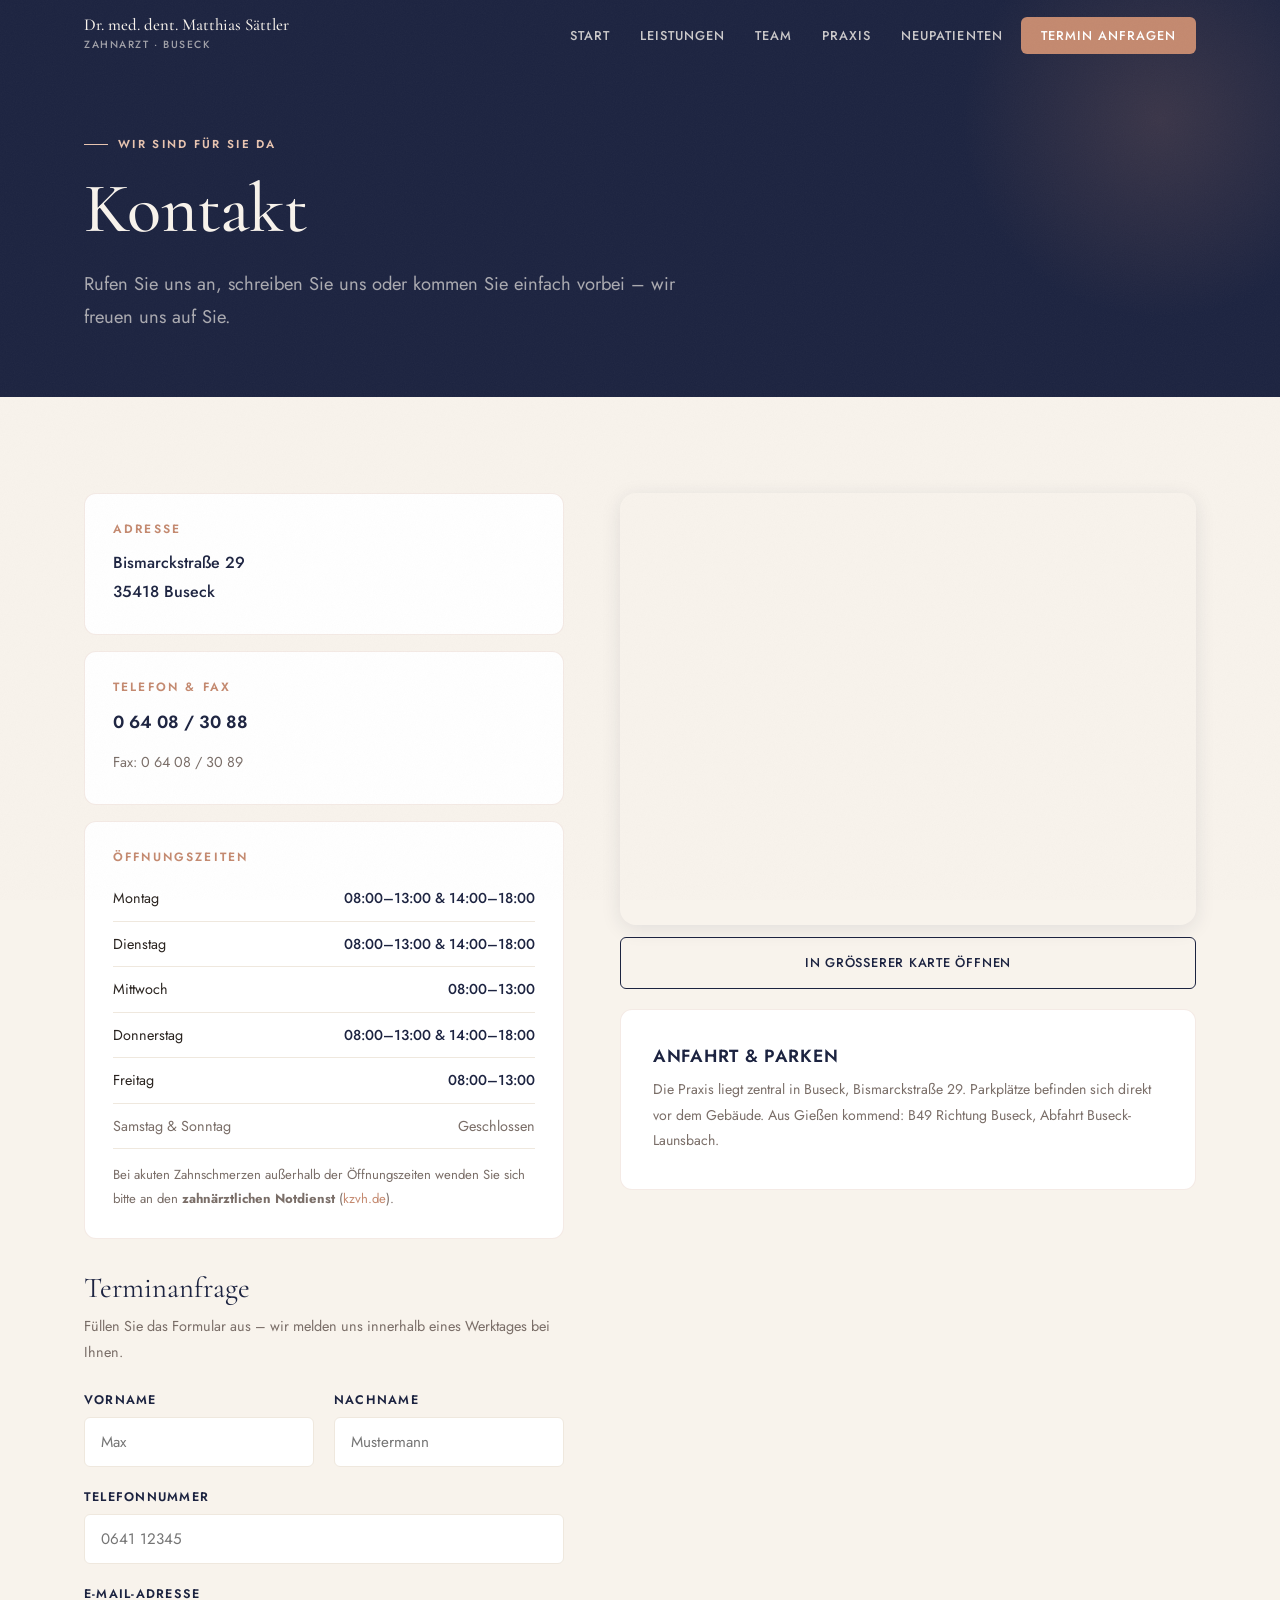
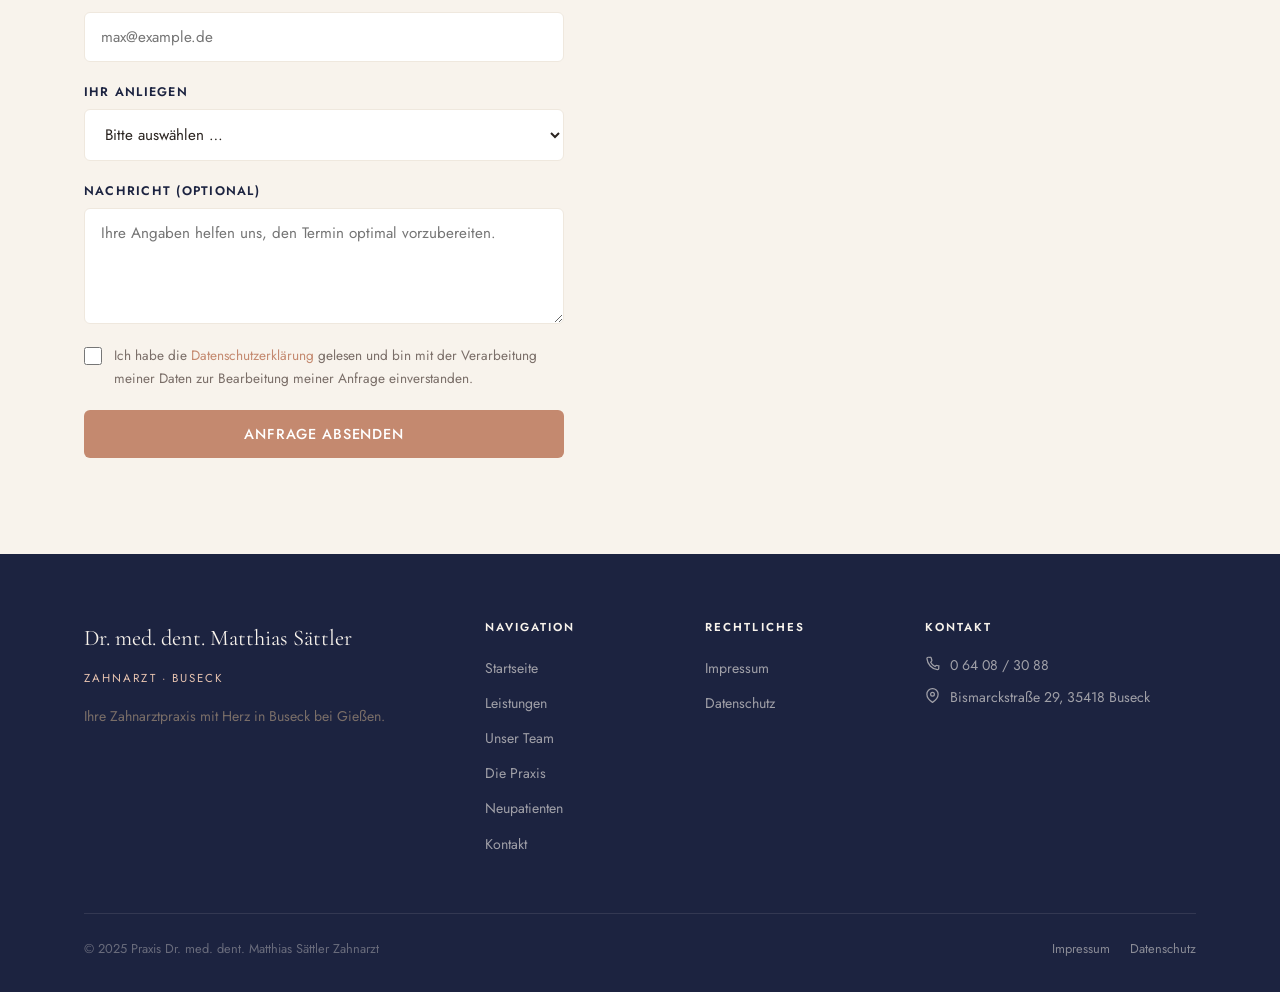
<file: kontakt.html>
<!DOCTYPE html>
<html lang="de">
<head>
  <meta charset="UTF-8">
  <meta name="viewport" content="width=device-width, initial-scale=1.0">
  <title>Kontakt &amp; Öffnungszeiten – Zahnarzt Buseck</title>
  <meta name="description" content="Kontaktieren Sie Ihre Zahnarztpraxis in Buseck: Tel. 0 64 08 / 30 88. Öffnungszeiten, Anfahrt und Online-Terminanfrage.">
  <link rel="stylesheet" href="index.css">
  <style>
    .contact-grid {
      display: grid;
      grid-template-columns: 1fr 1.2fr;
      gap: 56px;
      align-items: start;
    }
    .map-frame {
      border-radius: 16px;
      overflow: hidden;
      box-shadow: var(--shadow-md);
      aspect-ratio: 4/3;
      width: 100%;
    }
    .map-frame iframe {
      width: 100%;
      height: 100%;
      border: none;
      display: block;
    }
    .info-block {
      background: var(--white);
      border: 1px solid rgba(196,137,111,.18);
      border-radius: var(--r-md);
      padding: 28px;
      margin-bottom: 16px;
    }
    .info-block h4 {
      font-size: .75rem;
      letter-spacing: .18em;
      text-transform: uppercase;
      color: var(--rose);
      margin-bottom: 12px;
    }
    .info-block h3 {
      font-size: 1.6rem;
      margin-bottom: 10px;
    }
    @media (max-width: 800px) {
      .contact-grid { grid-template-columns: 1fr; }
    }
  </style>
</head>
<body>

<nav class="site-nav">
  <div class="nav-inner">
    <a href="index.html" class="nav-logo">
      <span class="nav-logo-name">Dr. med. dent. Matthias Sättler</span>
      <span class="nav-logo-sub">Zahnarzt · Buseck</span>
    </a>
    <ul class="nav-links">
      <li><a href="index.html">Start</a></li>
      <li><a href="leistungen.html">Leistungen</a></li>
      <li><a href="team.html">Team</a></li>
      <li><a href="praxis.html">Praxis</a></li>
      <li><a href="neupatienten.html">Neupatienten</a></li>
      <li><a href="kontakt.html" class="nav-cta">Termin anfragen</a></li>
    </ul>
    <button class="nav-hamburger" aria-label="Menü öffnen"><span></span><span></span><span></span></button>
  </div>
</nav>
<nav class="nav-mobile">
  <a href="index.html">Start</a>
  <a href="leistungen.html">Leistungen</a>
  <a href="team.html">Team</a>
  <a href="praxis.html">Praxis</a>
  <a href="neupatienten.html">Neupatienten</a>
  <a href="kontakt.html" class="nav-cta">Termin anfragen</a>
</nav>

<header class="page-hero">
  <div class="container">
    <p class="page-hero-eyebrow">Wir sind für Sie da</p>
    <h1>Kontakt</h1>
    <p class="lead">Rufen Sie uns an, schreiben Sie uns oder kommen Sie einfach vorbei – wir freuen uns auf Sie.</p>
  </div>
</header>

<section class="section">
  <div class="container">
    <div class="contact-grid">
      <!-- Left: Info + Form -->
      <div>
        <div class="info-block reveal">
          <h4>Adresse</h4>
          <p style="font-size:1rem; color:var(--navy); font-weight:500;">Bismarckstraße 29<br>35418 Buseck</p>
        </div>
        <div class="info-block reveal">
          <h4>Telefon &amp; Fax</h4>
          <p style="margin-bottom:6px;"><a href="tel:+4964083088" style="font-size:1.1rem; color:var(--navy); font-weight:600; text-decoration:none;">0 64 08 / 30 88</a></p>
          <p style="font-size:.9rem; color:var(--muted);">Fax: 0 64 08 / 30 89</p>
        </div>
        <div class="info-block reveal">
          <h4>Öffnungszeiten</h4>
          <table class="hours-table" aria-label="Öffnungszeiten">
            <tr><td>Montag</td><td>08:00–13:00 &amp; 14:00–18:00</td></tr>
            <tr><td>Dienstag</td><td>08:00–13:00 &amp; 14:00–18:00</td></tr>
            <tr><td>Mittwoch</td><td>08:00–13:00</td></tr>
            <tr><td>Donnerstag</td><td>08:00–13:00 &amp; 14:00–18:00</td></tr>
            <tr><td>Freitag</td><td>08:00–13:00</td></tr>
            <tr><td style="color:var(--muted);">Samstag &amp; Sonntag</td><td style="color:var(--muted); font-weight:400;">Geschlossen</td></tr>
          </table>
          <p style="font-size:.82rem; margin-top:14px; color:var(--muted);">Bei akuten Zahnschmerzen außerhalb der Öffnungszeiten wenden Sie sich bitte an den <strong>zahnärztlichen Notdienst</strong> (<a href="https://www.kzvh.de/fuer-patienten/notfalldienst" target="_blank" rel="noopener" style="color:var(--rose);">kzvh.de</a>).</p>
        </div>

        <!-- Kontaktformular -->
        <div class="reveal" style="margin-top:32px;">
          <h3 style="font-family:var(--font-display); font-size:1.8rem; color:var(--navy); margin-bottom:8px;">Terminanfrage</h3>
          <p style="margin-bottom:24px; font-size:.9rem;">Füllen Sie das Formular aus – wir melden uns innerhalb eines Werktages bei Ihnen.</p>
          <form id="contact-form" action="#" method="post" novalidate aria-label="Kontaktformular">
            <div class="form-grid">
              <div class="form-group">
                <label for="vorname">Vorname</label>
                <input type="text" id="vorname" name="vorname" required autocomplete="given-name" placeholder="Max">
              </div>
              <div class="form-group">
                <label for="nachname">Nachname</label>
                <input type="text" id="nachname" name="nachname" required autocomplete="family-name" placeholder="Mustermann">
              </div>
            </div>
            <div class="form-group">
              <label for="telefon">Telefonnummer</label>
              <input type="tel" id="telefon" name="telefon" autocomplete="tel" placeholder="0641 12345">
            </div>
            <div class="form-group">
              <label for="email">E-Mail-Adresse</label>
              <input type="email" id="email" name="email" required autocomplete="email" placeholder="max@example.de">
            </div>
            <div class="form-group">
              <label for="anliegen">Ihr Anliegen</label>
              <select id="anliegen" name="anliegen">
                <option value="">Bitte auswählen …</option>
                <option>Erstbesuch / Kennenlernen</option>
                <option>Prophylaxe / Zahnreinigung</option>
                <option>Schmerzbehandlung (dringend)</option>
                <option>Beratung Ästhetik / Bleaching</option>
                <option>Beratung Implantate</option>
                <option>Kindertermin</option>
                <option>Sonstiges</option>
              </select>
            </div>
            <div class="form-group">
              <label for="nachricht">Nachricht (optional)</label>
              <textarea id="nachricht" name="nachricht" rows="4" placeholder="Ihre Angaben helfen uns, den Termin optimal vorzubereiten."></textarea>
            </div>
            <div class="form-group" style="flex-direction:row; align-items:flex-start; gap:12px;">
              <input type="checkbox" id="datenschutz" name="datenschutz" required style="width:18px; height:18px; margin-top:3px; accent-color:var(--rose); flex-shrink:0;">
              <label for="datenschutz" style="font-size:.85rem; font-weight:400; text-transform:none; letter-spacing:0; color:var(--muted); cursor:pointer;">Ich habe die <a href="datenschutz.html" style="color:var(--rose);">Datenschutzerklärung</a> gelesen und bin mit der Verarbeitung meiner Daten zur Bearbeitung meiner Anfrage einverstanden.</label>
            </div>
            <button type="submit" class="btn btn-primary" style="width:100%; justify-content:center;">Anfrage absenden</button>
          </form>
        </div>
      </div>

      <!-- Right: Map -->
      <div class="reveal" style="position:sticky; top:calc(var(--nav-h) + 20px);">
        <div class="map-frame" aria-label="Standort der Praxis">
          <iframe
            src="https://www.openstreetmap.org/export/embed.html?bbox=8.7645%2C50.6021%2C8.8045%2C50.6221&amp;layer=mapnik&amp;marker=50.6121%2C8.7845"
            title="Kartenausschnitt Bismarckstraße 29, Buseck"
            loading="lazy"
            aria-label="OpenStreetMap Karte: Lage der Zahnarztpraxis Buseck">
          </iframe>
        </div>
        <a
          href="https://www.openstreetmap.org/?mlat=50.6121&amp;mlon=8.7845#map=15/50.6121/8.7845"
          target="_blank"
          rel="noopener noreferrer"
          class="btn btn-outline"
          style="margin-top:12px; width:100%; justify-content:center; font-size:.8rem;">
          In größerer Karte öffnen
        </a>
        <div style="margin-top:20px;" class="card">
          <h4 style="margin-bottom:10px;">Anfahrt &amp; Parken</h4>
          <p style="font-size:.88rem;">Die Praxis liegt zentral in Buseck, Bismarckstraße 29. Parkplätze befinden sich direkt vor dem Gebäude. Aus Gießen kommend: B49 Richtung Buseck, Abfahrt Buseck-Launsbach.</p>
        </div>
      </div>
    </div>
  </div>
</section>

<footer class="site-footer">
  <div class="container">
    <div class="footer-grid">
      <div>
        <p class="footer-brand-name">Dr. med. dent. Matthias Sättler</p>
        <p class="footer-brand-sub">Zahnarzt · Buseck</p>
        <p class="footer-desc">Ihre Zahnarztpraxis mit Herz in Buseck bei Gießen.</p>
      </div>
      <div class="footer-col">
        <h5>Navigation</h5>
        <ul>
          <li><a href="index.html">Startseite</a></li>
          <li><a href="leistungen.html">Leistungen</a></li>
          <li><a href="team.html">Unser Team</a></li>
          <li><a href="praxis.html">Die Praxis</a></li>
          <li><a href="neupatienten.html">Neupatienten</a></li>
          <li><a href="kontakt.html">Kontakt</a></li>
        </ul>
      </div>
      <div class="footer-col">
        <h5>Rechtliches</h5>
        <ul><li><a href="impressum.html">Impressum</a></li><li><a href="datenschutz.html">Datenschutz</a></li></ul>
      </div>
      <div class="footer-col">
        <h5>Kontakt</h5>
        <div class="footer-contact-item"><svg width="15" height="15" viewBox="0 0 24 24" fill="none" stroke="currentColor" stroke-width="2" aria-hidden="true"><path d="M22 16.92v3a2 2 0 01-2.18 2A19.79 19.79 0 013.12 4.18 2 2 0 015.09 2h3.09a2 2 0 012 1.72c.127.96.361 1.903.7 2.81a2 2 0 01-.45 2.11L9.09 9.91a16 16 0 006.99 6.99l1.27-1.27a2 2 0 012.11-.45c.907.339 1.85.573 2.81.7A2 2 0 0122 16.92z"/></svg><a href="tel:+4964083088" style="color:inherit;">0 64 08 / 30 88</a></div>
        <div class="footer-contact-item"><svg width="15" height="15" viewBox="0 0 24 24" fill="none" stroke="currentColor" stroke-width="2" aria-hidden="true"><path d="M21 10c0 7-9 13-9 13S3 17 3 10a9 9 0 1118 0z"/><circle cx="12" cy="10" r="3"/></svg><span>Bismarckstraße 29, 35418 Buseck</span></div>
      </div>
    </div>
    <div class="footer-bottom">
      <span>&copy; 2025 Praxis Dr. med. dent. Matthias Sättler Zahnarzt</span>
      <div class="footer-bottom-links"><a href="impressum.html">Impressum</a><a href="datenschutz.html">Datenschutz</a></div>
    </div>
  </div>
</footer>
<script src="nav.js"></script>
</body>
</html>
</file>
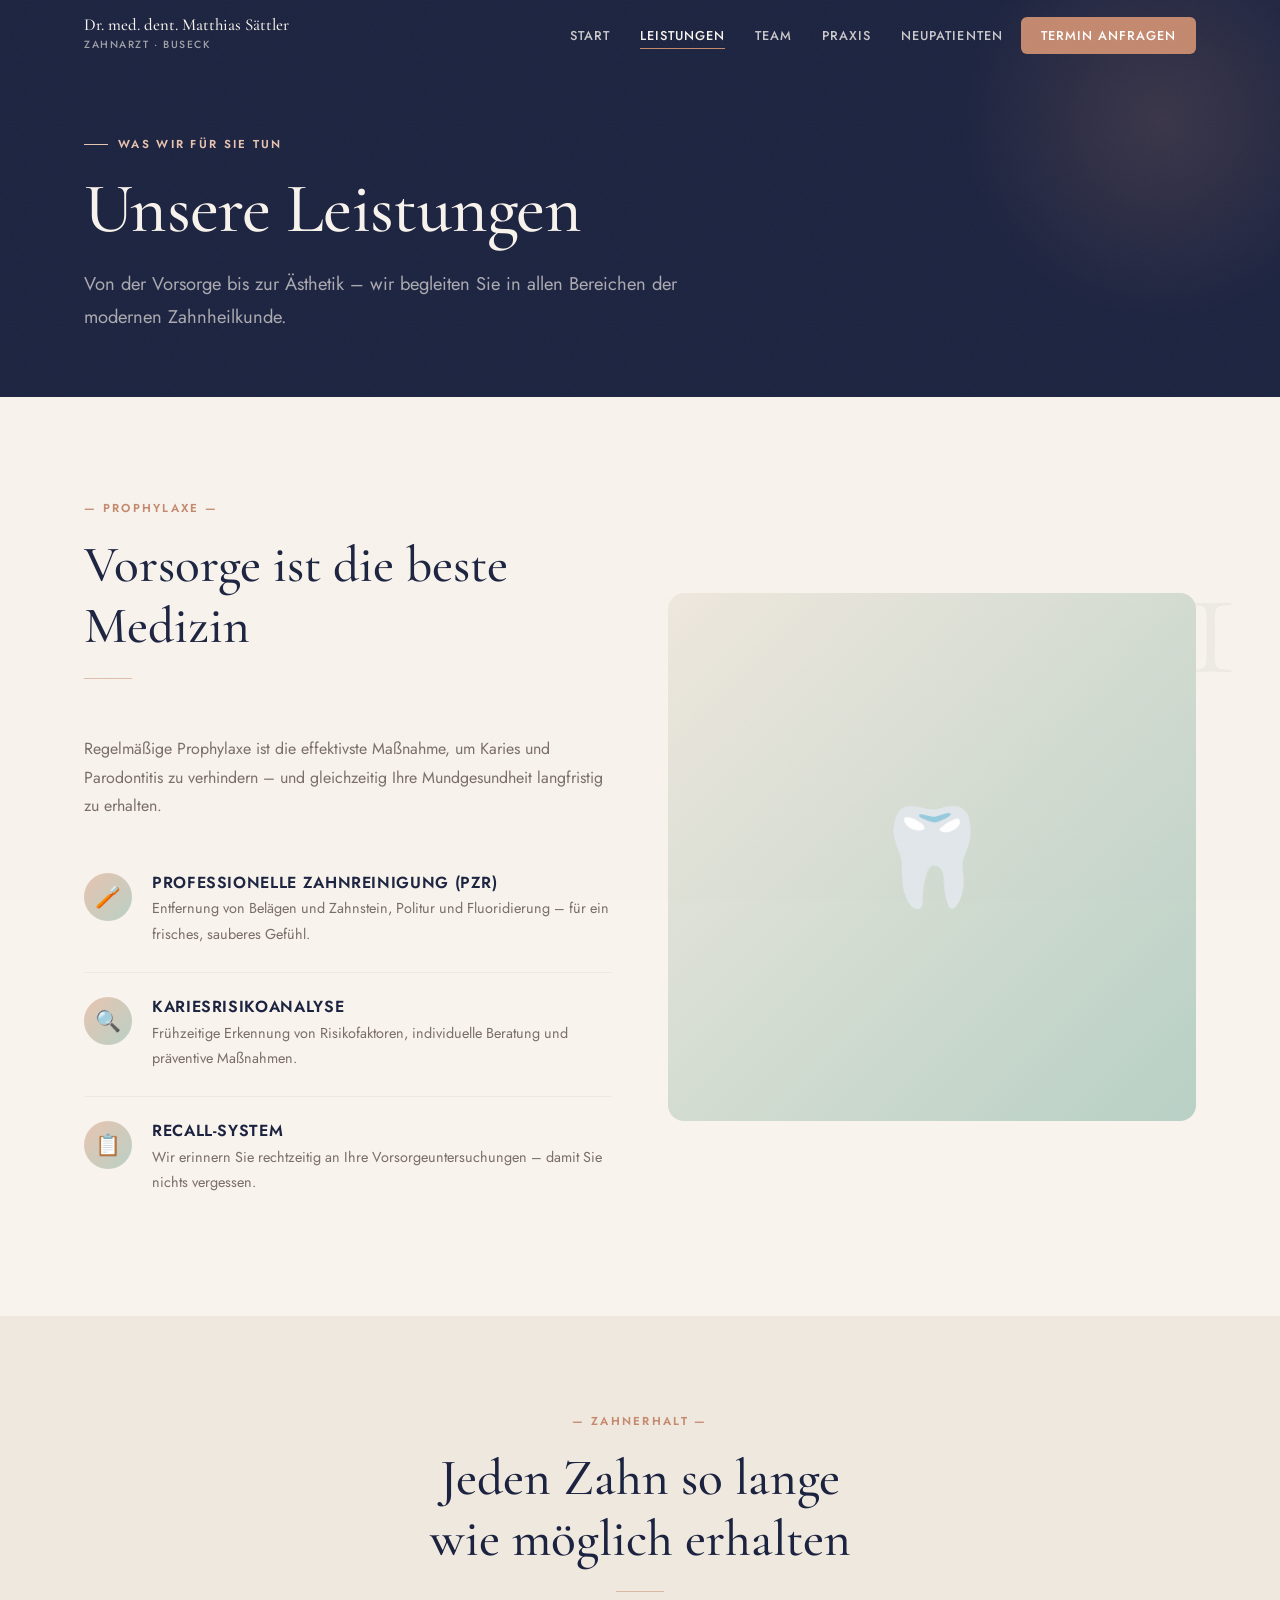
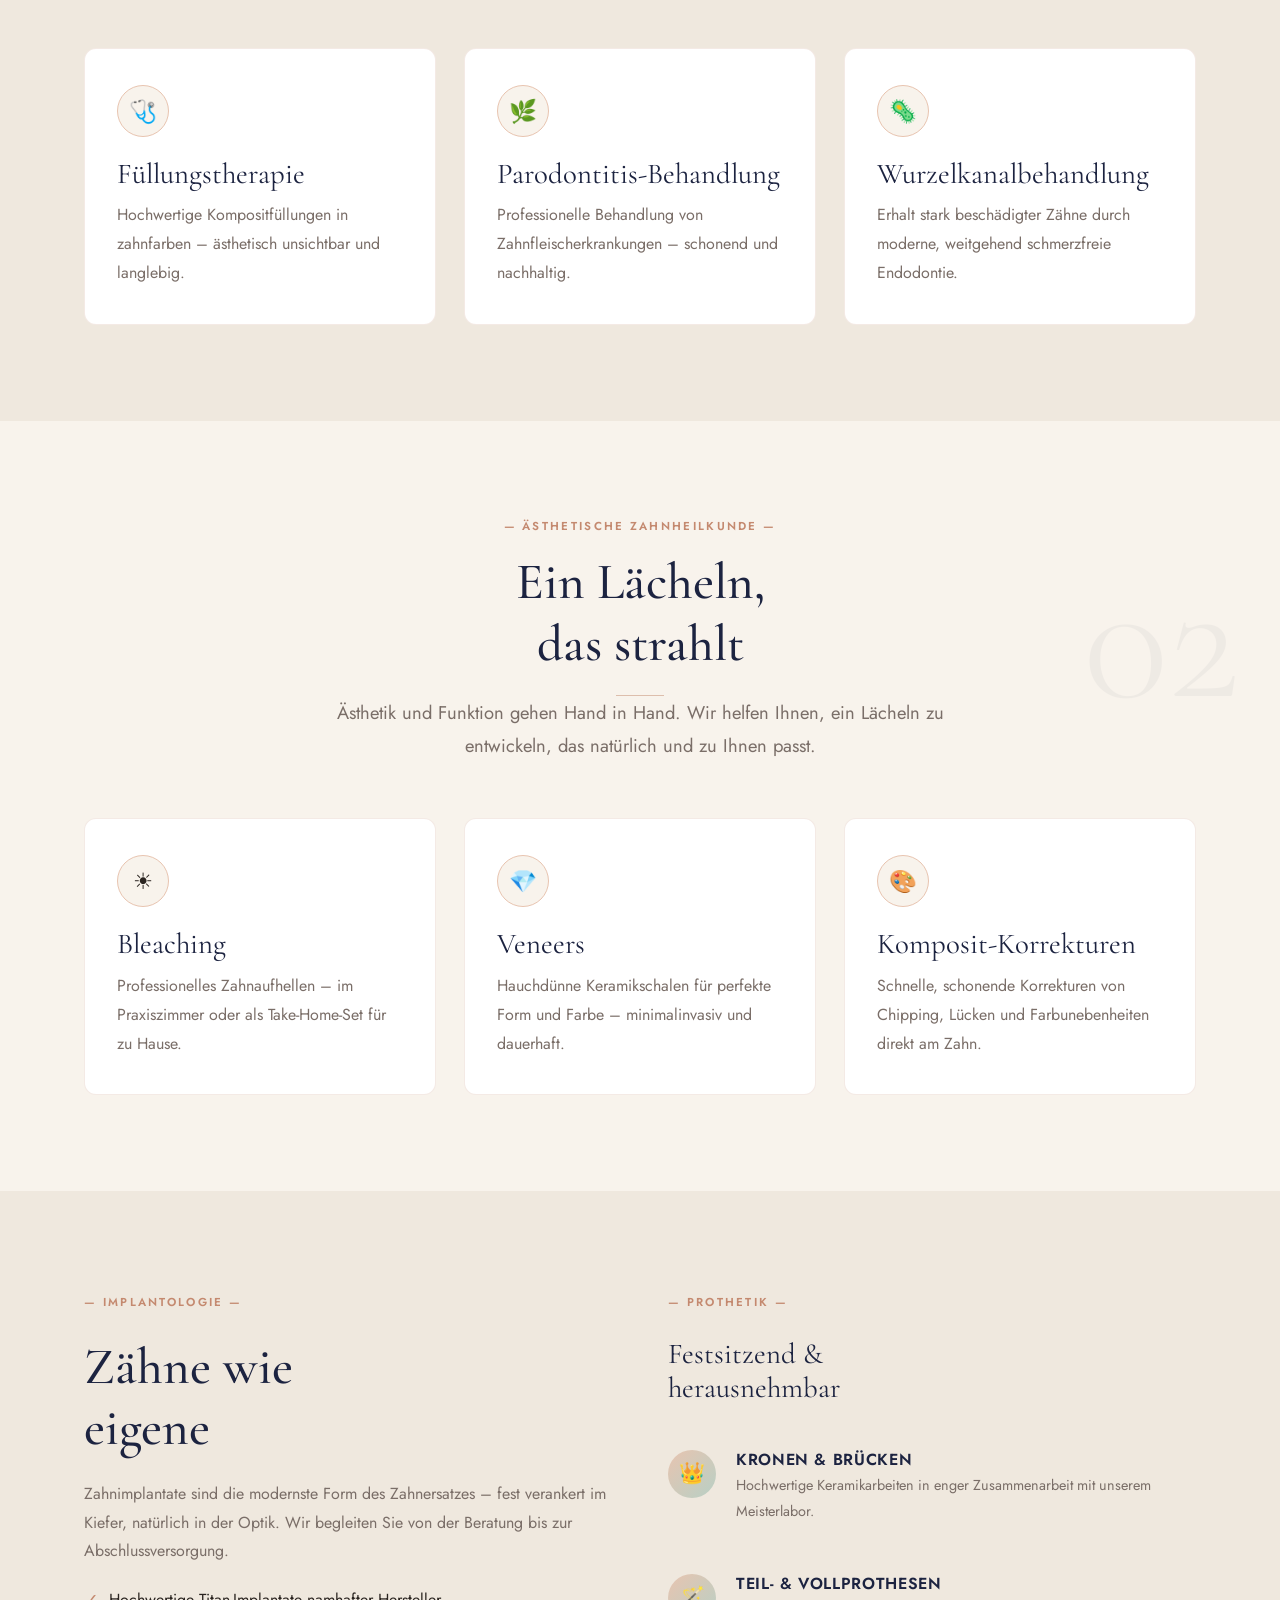
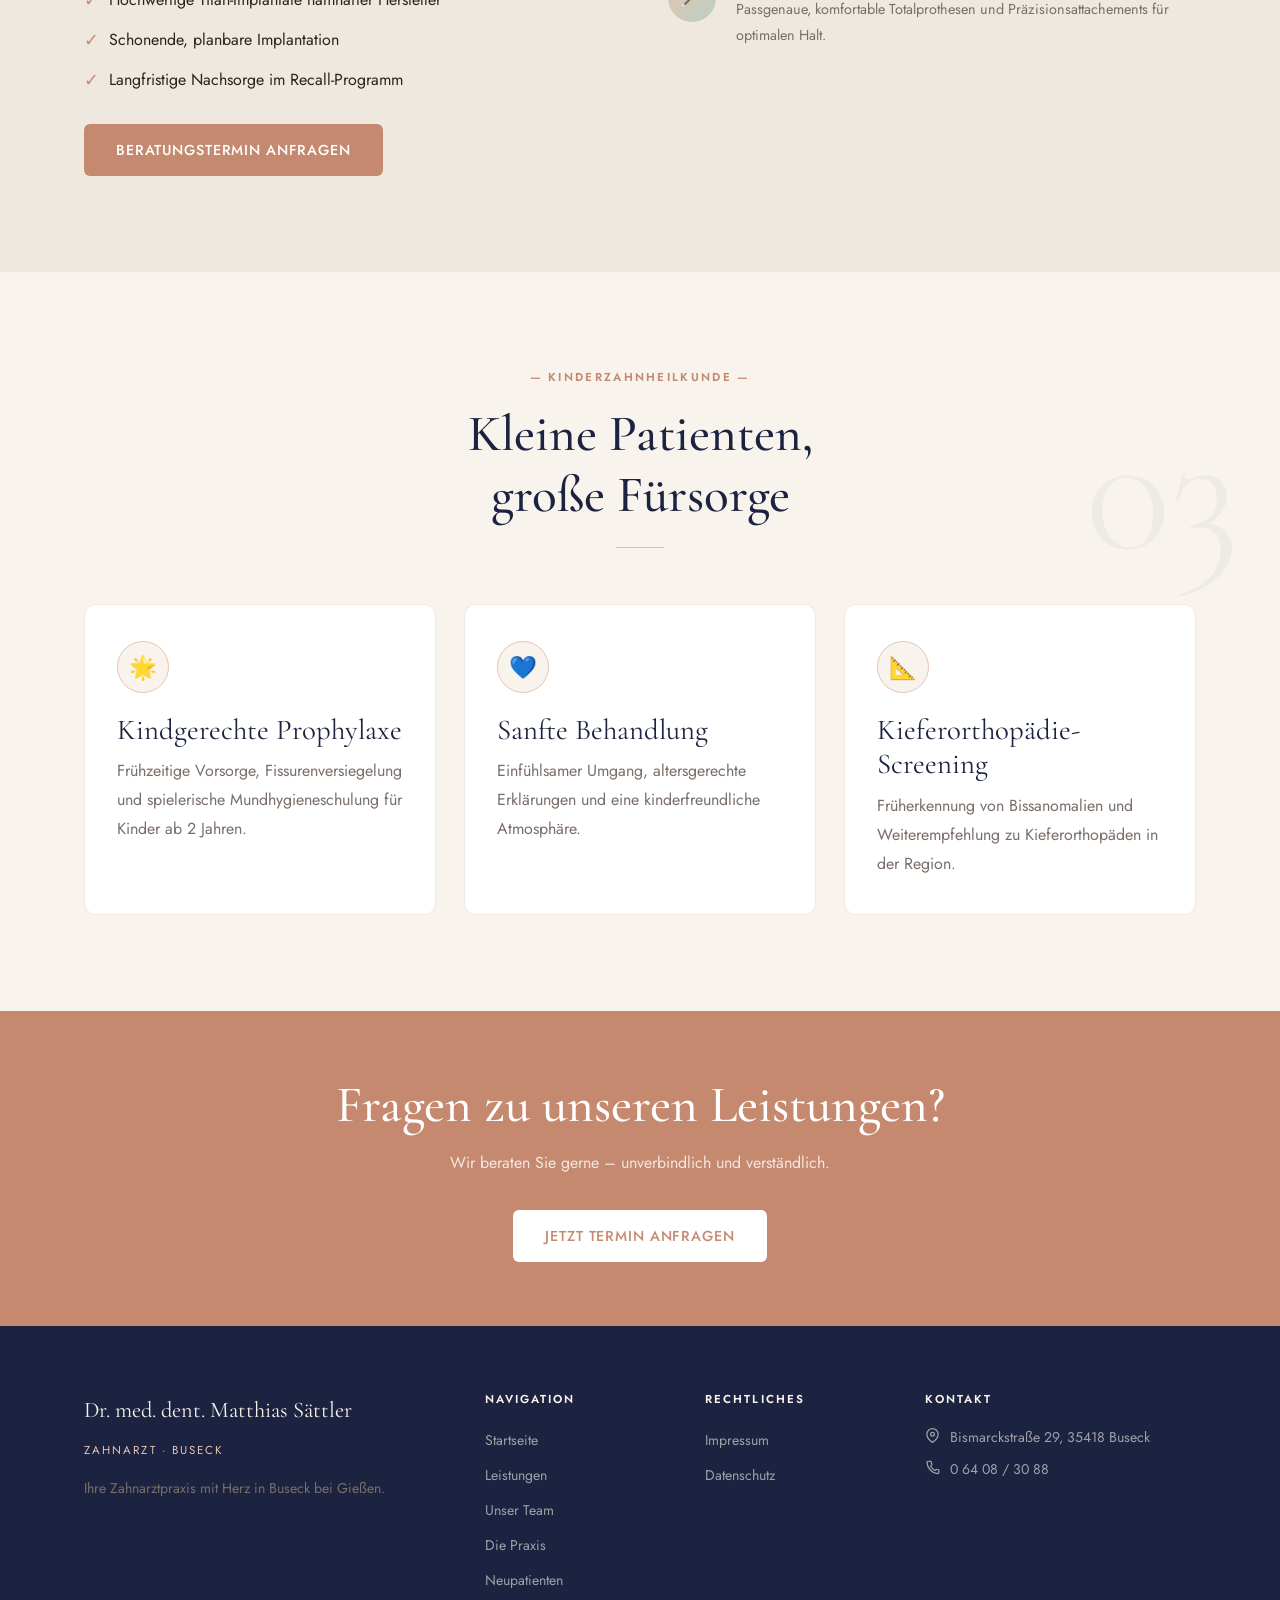
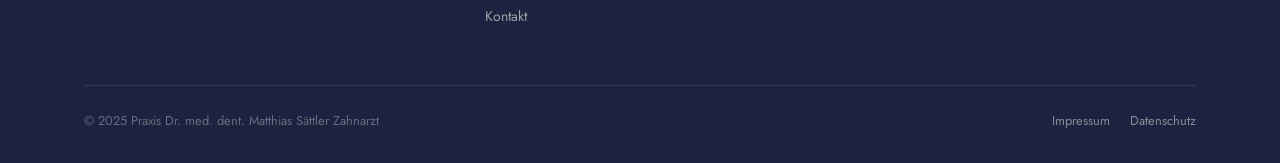
<file: leistungen.html>
<!DOCTYPE html>
<html lang="de">
<head>
  <meta charset="UTF-8">
  <meta name="viewport" content="width=device-width, initial-scale=1.0">
  <title>Leistungen – Zahnarzt Buseck | Dr. med. dent. Matthias Sättler</title>
  <meta name="description" content="Unsere Leistungen: Prophylaxe, Zahnerhalt, Ästhetik, Implantologie, Prothetik und Kinderzahnheilkunde. Zahnarztpraxis Buseck.">
  <meta name="keywords" content="Zahnarzt Leistungen Buseck, Prophylaxe Buseck, Implantologie Buseck, Bleaching Buseck, Zahnreinigung Buseck">
  <link rel="stylesheet" href="index.css">
</head>
<body>

<nav class="site-nav" aria-label="Hauptnavigation">
  <div class="nav-inner">
    <a href="index.html" class="nav-logo">
      <span class="nav-logo-name">Dr. med. dent. Matthias Sättler</span>
      <span class="nav-logo-sub">Zahnarzt · Buseck</span>
    </a>
    <ul class="nav-links" role="list">
      <li><a href="index.html">Start</a></li>
      <li><a href="leistungen.html">Leistungen</a></li>
      <li><a href="team.html">Team</a></li>
      <li><a href="praxis.html">Praxis</a></li>
      <li><a href="neupatienten.html">Neupatienten</a></li>
      <li><a href="kontakt.html" class="nav-cta">Termin anfragen</a></li>
    </ul>
    <button class="nav-hamburger" aria-label="Menü öffnen"><span></span><span></span><span></span></button>
  </div>
</nav>
<nav class="nav-mobile">
  <a href="index.html">Start</a>
  <a href="leistungen.html">Leistungen</a>
  <a href="team.html">Team</a>
  <a href="praxis.html">Praxis</a>
  <a href="neupatienten.html">Neupatienten</a>
  <a href="kontakt.html" class="nav-cta">Termin anfragen</a>
</nav>

<header class="page-hero">
  <div class="container">
    <p class="page-hero-eyebrow">Was wir für Sie tun</p>
    <h1>Unsere Leistungen</h1>
    <p class="lead">Von der Vorsorge bis zur Ästhetik – wir begleiten Sie in allen Bereichen der modernen Zahnheilkunde.</p>
  </div>
</header>

<!-- PROPHYLAXE -->
<section class="section" id="prophylaxe" aria-labelledby="prophylaxe-heading">
  <div class="container" style="position:relative;">
    <span class="ghost-number" aria-hidden="true">01</span>
    <div class="grid-2" style="align-items:center; gap:56px;">
      <div>
        <div class="section-header">
          <span class="section-label">Prophylaxe</span>
          <h2 id="prophylaxe-heading">Vorsorge ist die beste Medizin</h2>
          <div class="section-divider"></div>
        </div>
        <p>Regelmäßige Prophylaxe ist die effektivste Maßnahme, um Karies und Parodontitis zu verhindern – und gleichzeitig Ihre Mundgesundheit langfristig zu erhalten.</p>
        <div style="margin-top:28px;">
          <div class="feature-item">
            <div class="feature-icon" aria-hidden="true">🪥</div>
            <div class="feature-text">
              <h4>Professionelle Zahnreinigung (PZR)</h4>
              <p>Entfernung von Belägen und Zahnstein, Politur und Fluoridierung – für ein frisches, sauberes Gefühl.</p>
            </div>
          </div>
          <div class="feature-item">
            <div class="feature-icon" aria-hidden="true">🔍</div>
            <div class="feature-text">
              <h4>Kariesrisikoanalyse</h4>
              <p>Frühzeitige Erkennung von Risikofaktoren, individuelle Beratung und präventive Maßnahmen.</p>
            </div>
          </div>
          <div class="feature-item">
            <div class="feature-icon" aria-hidden="true">📋</div>
            <div class="feature-text">
              <h4>Recall-System</h4>
              <p>Wir erinnern Sie rechtzeitig an Ihre Vorsorgeuntersuchungen – damit Sie nichts vergessen.</p>
            </div>
          </div>
        </div>
      </div>
      <div class="reveal" style="background:linear-gradient(135deg,var(--ivory-dark),var(--sage-light)); border-radius:16px; aspect-ratio:1; display:flex; align-items:center; justify-content:center; font-size:6rem;">
        🦷
      </div>
    </div>
  </div>
</section>

<!-- ZAHNERHALT -->
<section class="section section--alt" id="zahnerhalt" aria-labelledby="zahnerhalt-heading">
  <div class="container">
    <div class="section-header text-center">
      <span class="section-label">Zahnerhalt</span>
      <h2 id="zahnerhalt-heading">Jeden Zahn so lange<br>wie möglich erhalten</h2>
      <div class="section-divider center"></div>
    </div>
    <div class="grid-3">
      <div class="card reveal">
        <div class="card-icon" aria-hidden="true">🩺</div>
        <h3>Füllungstherapie</h3>
        <p>Hochwertige Kompositfüllungen in zahnfarben – ästhetisch unsichtbar und langlebig.</p>
      </div>
      <div class="card reveal reveal-delay-1">
        <div class="card-icon" aria-hidden="true">🌿</div>
        <h3>Parodontitis-Behandlung</h3>
        <p>Professionelle Behandlung von Zahnfleischerkrankungen – schonend und nachhaltig.</p>
      </div>
      <div class="card reveal reveal-delay-2">
        <div class="card-icon" aria-hidden="true">🦠</div>
        <h3>Wurzelkanalbehandlung</h3>
        <p>Erhalt stark beschädigter Zähne durch moderne, weitgehend schmerzfreie Endodontie.</p>
      </div>
    </div>
  </div>
</section>

<!-- ÄSTHETIK -->
<section class="section" id="aesthetik" aria-labelledby="aesthetik-heading">
  <div class="container" style="position:relative;">
    <span class="ghost-number" aria-hidden="true">02</span>
    <div class="section-header text-center">
      <span class="section-label">Ästhetische Zahnheilkunde</span>
      <h2 id="aesthetik-heading">Ein Lächeln,<br>das strahlt</h2>
      <div class="section-divider center"></div>
      <p class="lead" style="margin-inline:auto; text-align:center;">Ästhetik und Funktion gehen Hand in Hand. Wir helfen Ihnen, ein Lächeln zu entwickeln, das natürlich und zu Ihnen passt.</p>
    </div>
    <div class="grid-3">
      <div class="card reveal">
        <div class="card-icon" aria-hidden="true">☀️</div>
        <h3>Bleaching</h3>
        <p>Professionelles Zahnaufhellen – im Praxiszimmer oder als Take-Home-Set für zu Hause.</p>
      </div>
      <div class="card reveal reveal-delay-1">
        <div class="card-icon" aria-hidden="true">💎</div>
        <h3>Veneers</h3>
        <p>Hauchdünne Keramikschalen für perfekte Form und Farbe – minimalinvasiv und dauerhaft.</p>
      </div>
      <div class="card reveal reveal-delay-2">
        <div class="card-icon" aria-hidden="true">🎨</div>
        <h3>Komposit-Korrekturen</h3>
        <p>Schnelle, schonende Korrekturen von Chipping, Lücken und Farbunebenheiten direkt am Zahn.</p>
      </div>
    </div>
  </div>
</section>

<!-- IMPLANTOLOGIE & PROTHETIK -->
<section class="section section--alt" id="implantologie" aria-labelledby="implantologie-heading">
  <div class="container">
    <div class="grid-2" style="gap:56px; align-items:start;">
      <div>
        <span class="section-label">Implantologie</span>
        <h2 id="implantologie-heading" style="margin-top:8px; margin-bottom:20px;">Zähne wie<br>eigene</h2>
        <p>Zahnimplantate sind die modernste Form des Zahnersatzes – fest verankert im Kiefer, natürlich in der Optik. Wir begleiten Sie von der Beratung bis zur Abschlussversorgung.</p>
        <ul style="margin-top:20px; display:flex; flex-direction:column; gap:10px;">
          <li style="display:flex; gap:10px; align-items:flex-start;"><span style="color:var(--rose); font-size:1.1rem;">✓</span><span>Hochwertige Titan-Implantate namhafter Hersteller</span></li>
          <li style="display:flex; gap:10px; align-items:flex-start;"><span style="color:var(--rose); font-size:1.1rem;">✓</span><span>Schonende, planbare Implantation</span></li>
          <li style="display:flex; gap:10px; align-items:flex-start;"><span style="color:var(--rose); font-size:1.1rem;">✓</span><span>Langfristige Nachsorge im Recall-Programm</span></li>
        </ul>
        <a href="kontakt.html" class="btn btn-primary" style="margin-top:28px;">Beratungstermin anfragen</a>
      </div>
      <div id="prothetik">
        <span class="section-label">Prothetik</span>
        <h3 style="margin-top:8px; margin-bottom:20px; font-family:var(--font-display); font-size:1.8rem; color:var(--navy);">Festsitzend &amp;<br>herausnehmbar</h3>
        <div class="feature-item">
          <div class="feature-icon" aria-hidden="true">👑</div>
          <div class="feature-text">
            <h4>Kronen &amp; Brücken</h4>
            <p>Hochwertige Keramikarbeiten in enger Zusammenarbeit mit unserem Meisterlabor.</p>
          </div>
        </div>
        <div class="feature-item">
          <div class="feature-icon" aria-hidden="true">🪄</div>
          <div class="feature-text">
            <h4>Teil- &amp; Vollprothesen</h4>
            <p>Passgenaue, komfortable Totalprothesen und Präzisionsattachements für optimalen Halt.</p>
          </div>
        </div>
      </div>
    </div>
  </div>
</section>

<!-- KINDER -->
<section class="section" id="kinder" aria-labelledby="kinder-heading">
  <div class="container" style="position:relative;">
    <span class="ghost-number" aria-hidden="true">03</span>
    <div class="section-header text-center">
      <span class="section-label">Kinderzahnheilkunde</span>
      <h2 id="kinder-heading">Kleine Patienten,<br>große Fürsorge</h2>
      <div class="section-divider center"></div>
    </div>
    <div class="grid-3">
      <div class="card reveal">
        <div class="card-icon" aria-hidden="true">🌟</div>
        <h3>Kindgerechte Prophylaxe</h3>
        <p>Frühzeitige Vorsorge, Fissurenversiegelung und spielerische Mundhygieneschulung für Kinder ab 2 Jahren.</p>
      </div>
      <div class="card reveal reveal-delay-1">
        <div class="card-icon" aria-hidden="true">💙</div>
        <h3>Sanfte Behandlung</h3>
        <p>Einfühlsamer Umgang, altersgerechte Erklärungen und eine kinderfreundliche Atmosphäre.</p>
      </div>
      <div class="card reveal reveal-delay-2">
        <div class="card-icon" aria-hidden="true">📐</div>
        <h3>Kieferorthopädie-Screening</h3>
        <p>Früherkennung von Bissanomalien und Weiterempfehlung zu Kieferorthopäden in der Region.</p>
      </div>
    </div>
  </div>
</section>

<section class="cta-banner">
  <div class="container">
    <h2>Fragen zu unseren Leistungen?</h2>
    <p>Wir beraten Sie gerne – unverbindlich und verständlich.</p>
    <a href="kontakt.html" class="btn" style="background:white; color:var(--rose);">Jetzt Termin anfragen</a>
  </div>
</section>

<footer class="site-footer">
  <div class="container">
    <div class="footer-grid">
      <div>
        <p class="footer-brand-name">Dr. med. dent. Matthias Sättler</p>
        <p class="footer-brand-sub">Zahnarzt · Buseck</p>
        <p class="footer-desc">Ihre Zahnarztpraxis mit Herz in Buseck bei Gießen.</p>
      </div>
      <div class="footer-col">
        <h5>Navigation</h5>
        <ul>
          <li><a href="index.html">Startseite</a></li>
          <li><a href="leistungen.html">Leistungen</a></li>
          <li><a href="team.html">Unser Team</a></li>
          <li><a href="praxis.html">Die Praxis</a></li>
          <li><a href="neupatienten.html">Neupatienten</a></li>
          <li><a href="kontakt.html">Kontakt</a></li>
        </ul>
      </div>
      <div class="footer-col">
        <h5>Rechtliches</h5>
        <ul>
          <li><a href="impressum.html">Impressum</a></li>
          <li><a href="datenschutz.html">Datenschutz</a></li>
        </ul>
      </div>
      <div class="footer-col">
        <h5>Kontakt</h5>
        <div class="footer-contact-item">
          <svg width="15" height="15" viewBox="0 0 24 24" fill="none" stroke="currentColor" stroke-width="2" aria-hidden="true"><path d="M21 10c0 7-9 13-9 13S3 17 3 10a9 9 0 1118 0z"/><circle cx="12" cy="10" r="3"/></svg>
          <span>Bismarckstraße 29, 35418 Buseck</span>
        </div>
        <div class="footer-contact-item">
          <svg width="15" height="15" viewBox="0 0 24 24" fill="none" stroke="currentColor" stroke-width="2" aria-hidden="true"><path d="M22 16.92v3a2 2 0 01-2.18 2A19.79 19.79 0 013.12 4.18 2 2 0 015.09 2h3.09a2 2 0 012 1.72c.127.96.361 1.903.7 2.81a2 2 0 01-.45 2.11L9.09 9.91a16 16 0 006.99 6.99l1.27-1.27a2 2 0 012.11-.45c.907.339 1.85.573 2.81.7A2 2 0 0122 16.92z"/></svg>
          <a href="tel:+4964083088" style="color:inherit;">0 64 08 / 30 88</a>
        </div>
      </div>
    </div>
    <div class="footer-bottom">
      <span>&copy; 2025 Praxis Dr. med. dent. Matthias Sättler Zahnarzt</span>
      <div class="footer-bottom-links"><a href="impressum.html">Impressum</a><a href="datenschutz.html">Datenschutz</a></div>
    </div>
  </div>
</footer>
<script src="nav.js"></script>
</body>
</html>
</file>
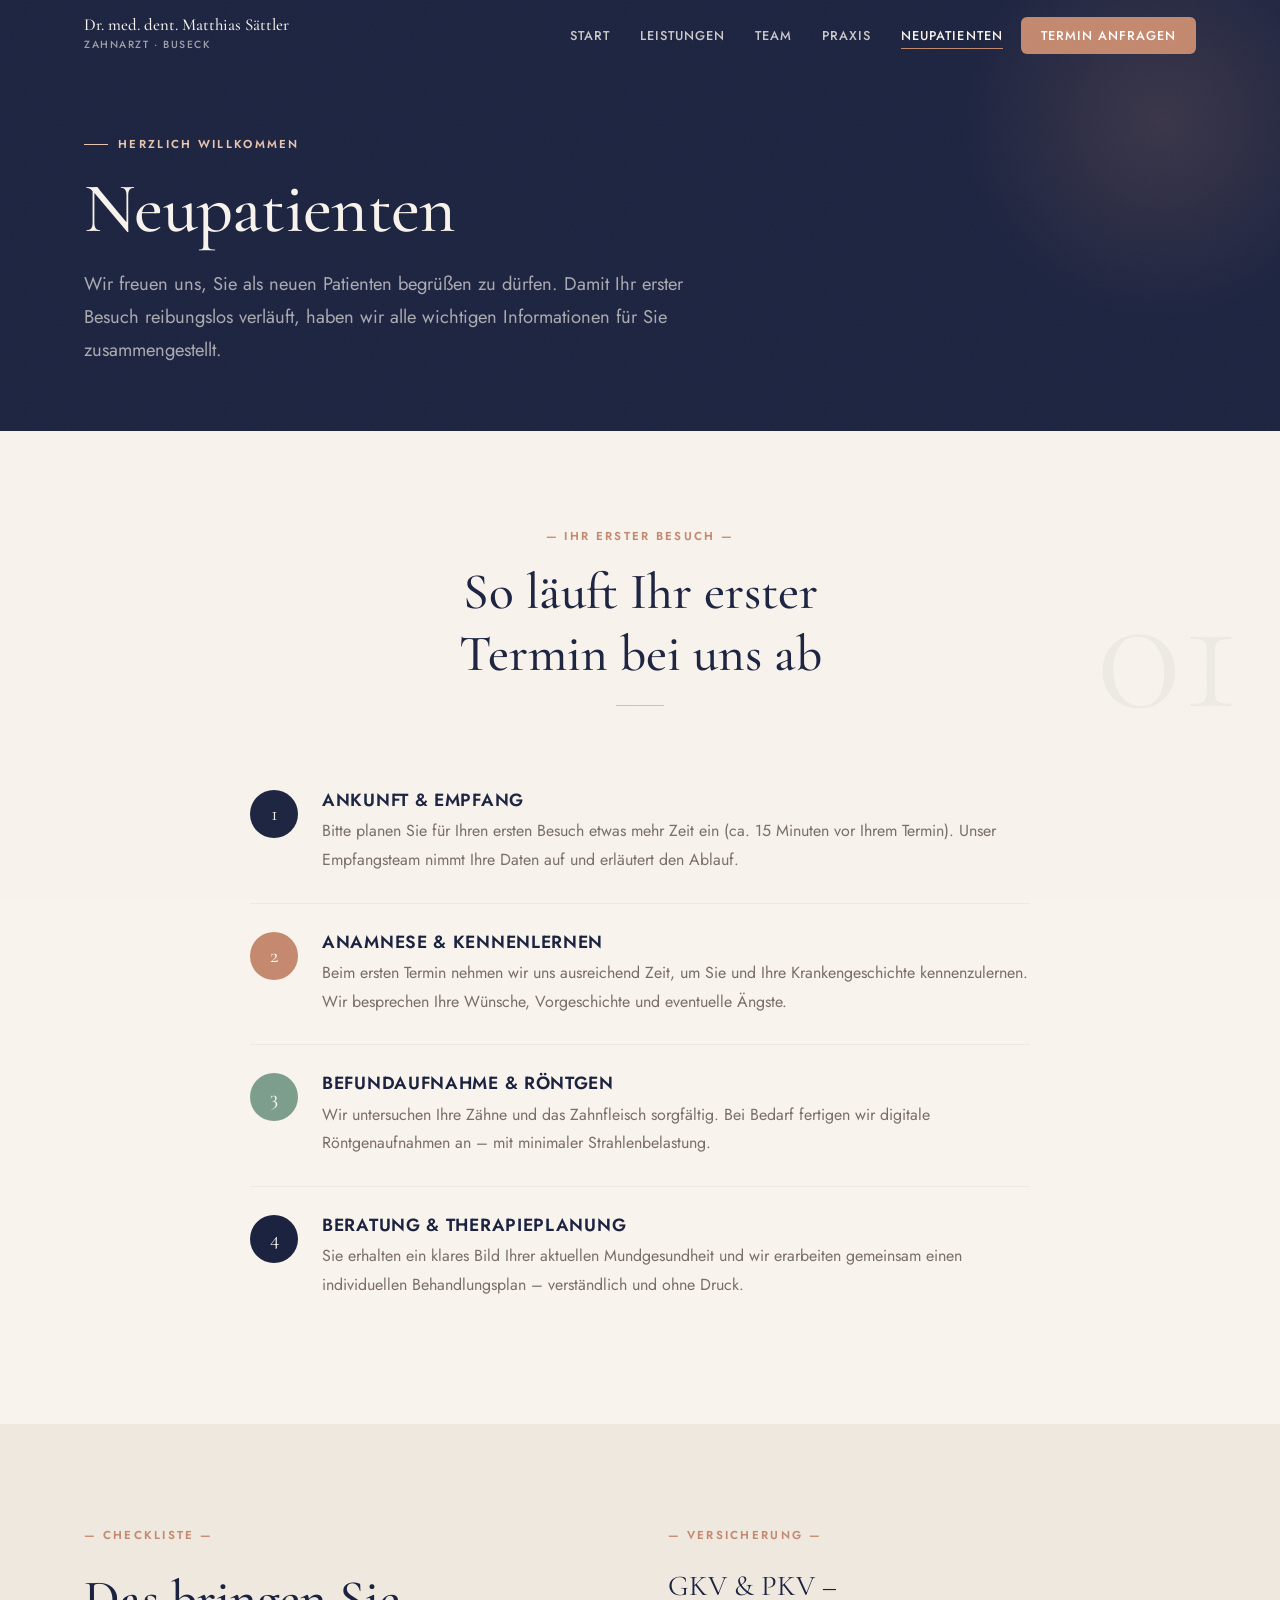
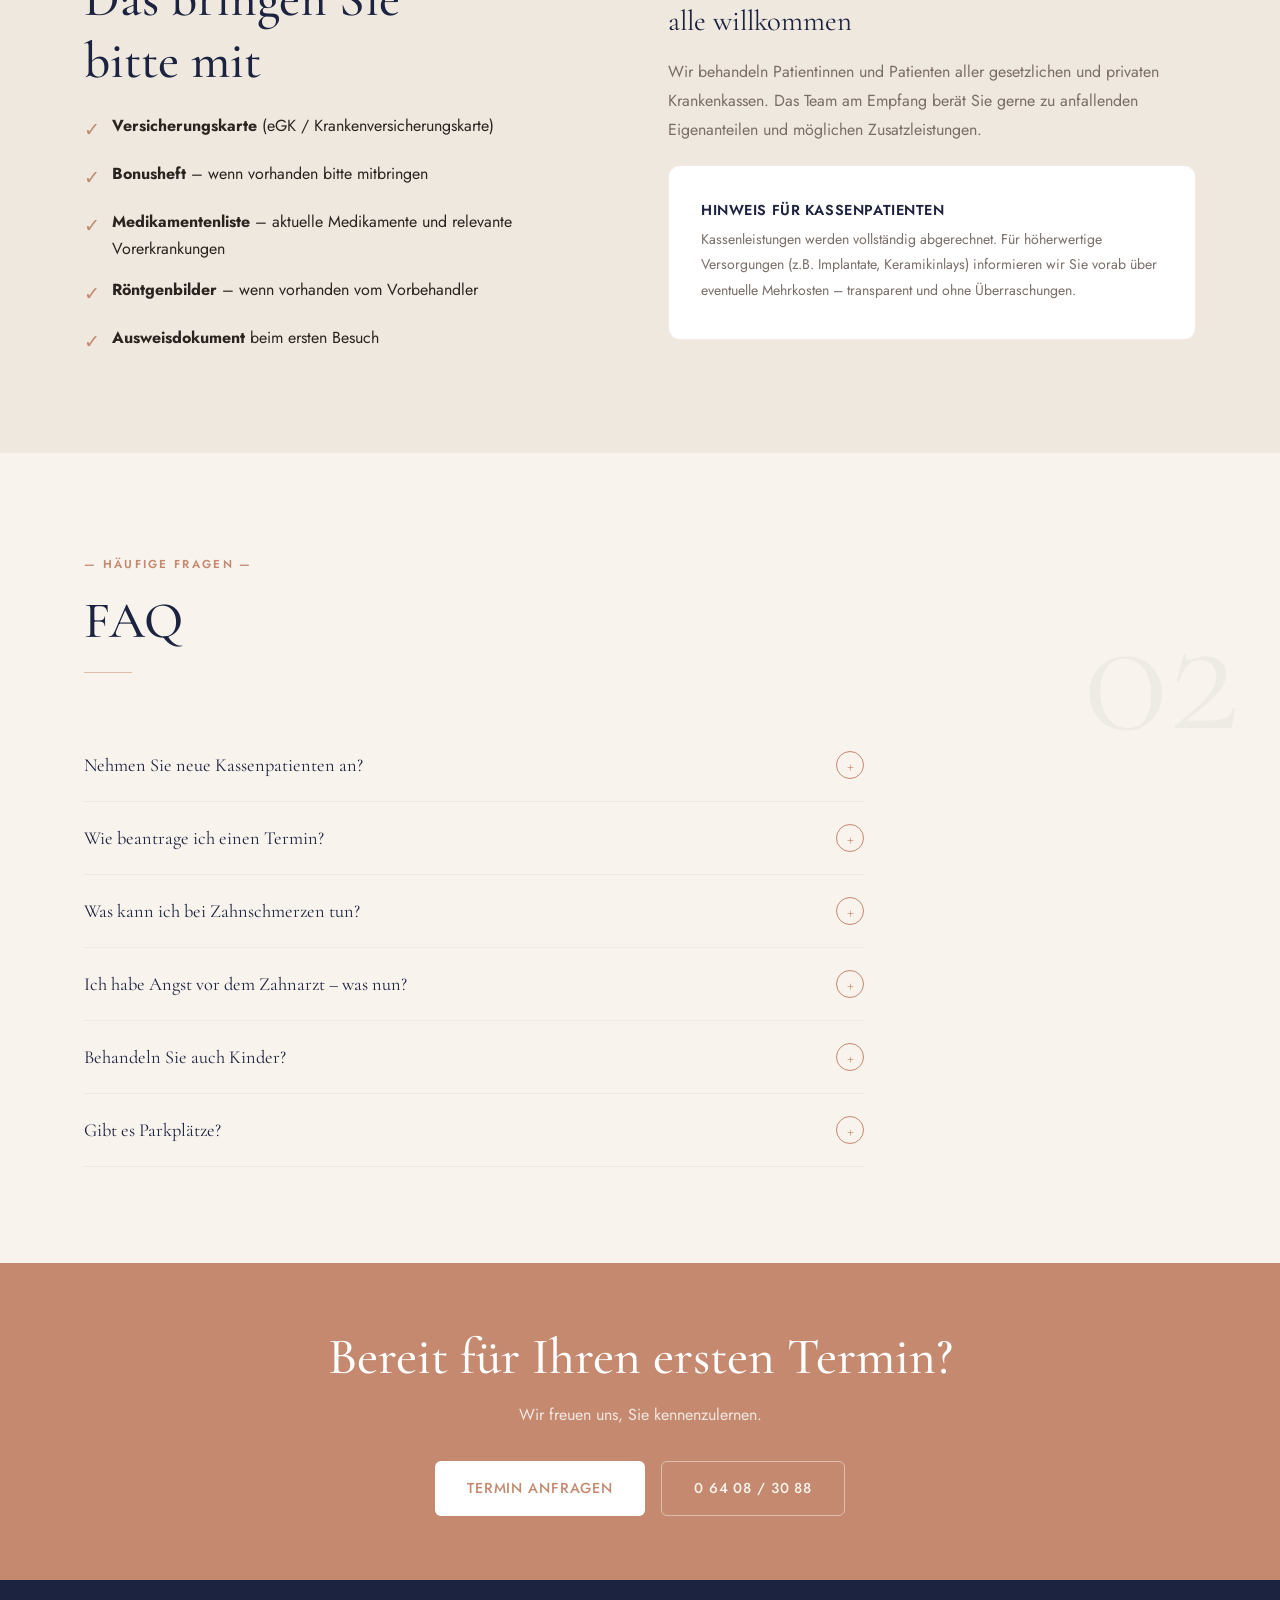
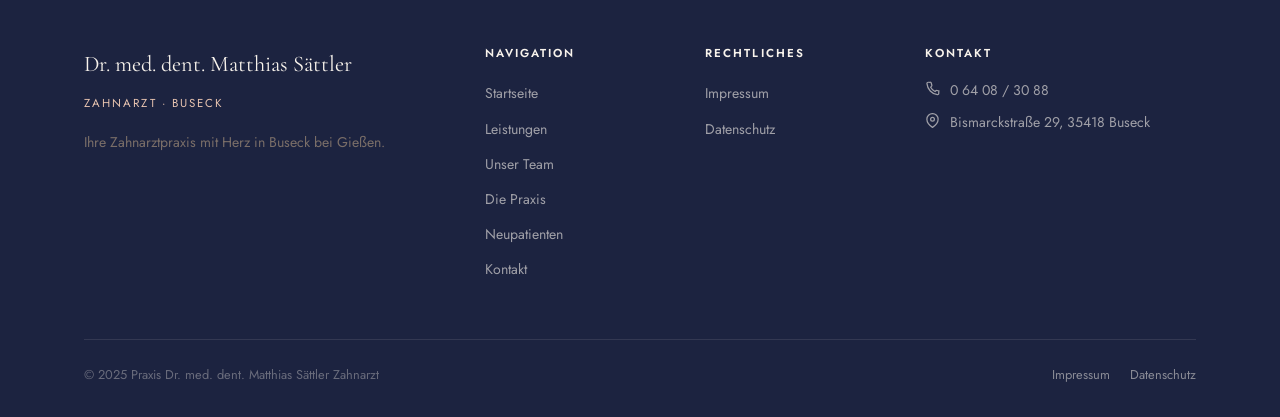
<file: neupatienten.html>
<!DOCTYPE html>
<html lang="de">
<head>
  <meta charset="UTF-8">
  <meta name="viewport" content="width=device-width, initial-scale=1.0">
  <title>Neupatienten – Zahnarzt Buseck | Dr. med. dent. Matthias Sättler</title>
  <meta name="description" content="Neupatienten willkommen! Alles Wichtige zum ersten Besuch in unserer Zahnarztpraxis in Buseck: Vorbereitung, Versicherung, Formulare und häufige Fragen.">
  <link rel="stylesheet" href="index.css">
</head>
<body>

<nav class="site-nav">
  <div class="nav-inner">
    <a href="index.html" class="nav-logo">
      <span class="nav-logo-name">Dr. med. dent. Matthias Sättler</span>
      <span class="nav-logo-sub">Zahnarzt · Buseck</span>
    </a>
    <ul class="nav-links">
      <li><a href="index.html">Start</a></li>
      <li><a href="leistungen.html">Leistungen</a></li>
      <li><a href="team.html">Team</a></li>
      <li><a href="praxis.html">Praxis</a></li>
      <li><a href="neupatienten.html">Neupatienten</a></li>
      <li><a href="kontakt.html" class="nav-cta">Termin anfragen</a></li>
    </ul>
    <button class="nav-hamburger" aria-label="Menü öffnen"><span></span><span></span><span></span></button>
  </div>
</nav>
<nav class="nav-mobile">
  <a href="index.html">Start</a>
  <a href="leistungen.html">Leistungen</a>
  <a href="team.html">Team</a>
  <a href="praxis.html">Praxis</a>
  <a href="neupatienten.html">Neupatienten</a>
  <a href="kontakt.html" class="nav-cta">Termin anfragen</a>
</nav>

<header class="page-hero">
  <div class="container">
    <p class="page-hero-eyebrow">Herzlich willkommen</p>
    <h1>Neupatienten</h1>
    <p class="lead">Wir freuen uns, Sie als neuen Patienten begrüßen zu dürfen. Damit Ihr erster Besuch reibungslos verläuft, haben wir alle wichtigen Informationen für Sie zusammengestellt.</p>
  </div>
</header>

<!-- Erster Besuch -->
<section class="section" aria-labelledby="erstbesuch-heading">
  <div class="container" style="position:relative;">
    <span class="ghost-number" aria-hidden="true">01</span>
    <div class="section-header text-center">
      <span class="section-label">Ihr erster Besuch</span>
      <h2 id="erstbesuch-heading">So läuft Ihr erster<br>Termin bei uns ab</h2>
      <div class="section-divider center"></div>
    </div>

    <div style="max-width:780px; margin-inline:auto;">
      <!-- Steps -->
      <div style="display:flex; flex-direction:column; gap:0;">
        <div style="display:flex; gap:24px; padding:28px 0; border-bottom:1px solid var(--ivory-dark);" class="reveal">
          <div style="width:48px; height:48px; border-radius:50%; background:var(--navy); color:var(--ivory); display:flex; align-items:center; justify-content:center; font-family:var(--font-display); font-size:1.3rem; flex-shrink:0;">1</div>
          <div>
            <h4 style="margin-bottom:6px;">Ankunft &amp; Empfang</h4>
            <p>Bitte planen Sie für Ihren ersten Besuch etwas mehr Zeit ein (ca. 15 Minuten vor Ihrem Termin). Unser Empfangsteam nimmt Ihre Daten auf und erläutert den Ablauf.</p>
          </div>
        </div>
        <div style="display:flex; gap:24px; padding:28px 0; border-bottom:1px solid var(--ivory-dark);" class="reveal reveal-delay-1">
          <div style="width:48px; height:48px; border-radius:50%; background:var(--rose); color:var(--white); display:flex; align-items:center; justify-content:center; font-family:var(--font-display); font-size:1.3rem; flex-shrink:0;">2</div>
          <div>
            <h4 style="margin-bottom:6px;">Anamnese &amp; Kennenlernen</h4>
            <p>Beim ersten Termin nehmen wir uns ausreichend Zeit, um Sie und Ihre Krankengeschichte kennenzulernen. Wir besprechen Ihre Wünsche, Vorgeschichte und eventuelle Ängste.</p>
          </div>
        </div>
        <div style="display:flex; gap:24px; padding:28px 0; border-bottom:1px solid var(--ivory-dark);" class="reveal reveal-delay-2">
          <div style="width:48px; height:48px; border-radius:50%; background:var(--sage); color:var(--white); display:flex; align-items:center; justify-content:center; font-family:var(--font-display); font-size:1.3rem; flex-shrink:0;">3</div>
          <div>
            <h4 style="margin-bottom:6px;">Befundaufnahme &amp; Röntgen</h4>
            <p>Wir untersuchen Ihre Zähne und das Zahnfleisch sorgfältig. Bei Bedarf fertigen wir digitale Röntgenaufnahmen an – mit minimaler Strahlenbelastung.</p>
          </div>
        </div>
        <div style="display:flex; gap:24px; padding:28px 0;" class="reveal reveal-delay-3">
          <div style="width:48px; height:48px; border-radius:50%; background:var(--navy); color:var(--ivory); display:flex; align-items:center; justify-content:center; font-family:var(--font-display); font-size:1.3rem; flex-shrink:0;">4</div>
          <div>
            <h4 style="margin-bottom:6px;">Beratung &amp; Therapieplanung</h4>
            <p>Sie erhalten ein klares Bild Ihrer aktuellen Mundgesundheit und wir erarbeiten gemeinsam einen individuellen Behandlungsplan – verständlich und ohne Druck.</p>
          </div>
        </div>
      </div>
    </div>
  </div>
</section>

<!-- Was mitbringen -->
<section class="section section--alt" aria-labelledby="mitbringen-heading">
  <div class="container">
    <div class="grid-2" style="gap:56px; align-items:start;">
      <div>
        <span class="section-label">Checkliste</span>
        <h2 id="mitbringen-heading" style="margin-top:8px; margin-bottom:20px;">Das bringen Sie<br>bitte mit</h2>
        <ul style="display:flex; flex-direction:column; gap:14px;">
          <li style="display:flex; gap:12px; align-items:flex-start;">
            <span style="color:var(--rose); font-size:1.2rem; margin-top:1px;">✓</span>
            <span><strong>Versicherungskarte</strong> (eGK / Krankenversicherungskarte)</span>
          </li>
          <li style="display:flex; gap:12px; align-items:flex-start;">
            <span style="color:var(--rose); font-size:1.2rem; margin-top:1px;">✓</span>
            <span><strong>Bonusheft</strong> – wenn vorhanden bitte mitbringen</span>
          </li>
          <li style="display:flex; gap:12px; align-items:flex-start;">
            <span style="color:var(--rose); font-size:1.2rem; margin-top:1px;">✓</span>
            <span><strong>Medikamentenliste</strong> – aktuelle Medikamente und relevante Vorerkrankungen</span>
          </li>
          <li style="display:flex; gap:12px; align-items:flex-start;">
            <span style="color:var(--rose); font-size:1.2rem; margin-top:1px;">✓</span>
            <span><strong>Röntgenbilder</strong> – wenn vorhanden vom Vorbehandler</span>
          </li>
          <li style="display:flex; gap:12px; align-items:flex-start;">
            <span style="color:var(--rose); font-size:1.2rem; margin-top:1px;">✓</span>
            <span><strong>Ausweisdokument</strong> beim ersten Besuch</span>
          </li>
        </ul>
      </div>
      <div>
        <span class="section-label">Versicherung</span>
        <h3 style="margin-top:8px; font-family:var(--font-display); font-size:1.8rem; color:var(--navy); margin-bottom:20px;">GKV &amp; PKV –<br>alle willkommen</h3>
        <p>Wir behandeln Patientinnen und Patienten aller gesetzlichen und privaten Krankenkassen. Das Team am Empfang berät Sie gerne zu anfallenden Eigenanteilen und möglichen Zusatzleistungen.</p>
        <div class="card" style="margin-top:20px; background:var(--white);">
          <h4 style="margin-bottom:8px; font-size:.9rem;">Hinweis für Kassenpatienten</h4>
          <p style="font-size:.88rem;">Kassenleistungen werden vollständig abgerechnet. Für höherwertige Versorgungen (z.B. Implantate, Keramikinlays) informieren wir Sie vorab über eventuelle Mehrkosten – transparent und ohne Überraschungen.</p>
        </div>
      </div>
    </div>
  </div>
</section>

<!-- FAQ -->
<section class="section" aria-labelledby="faq-heading">
  <div class="container" style="position:relative;">
    <span class="ghost-number" aria-hidden="true">02</span>
    <div class="section-header">
      <span class="section-label">Häufige Fragen</span>
      <h2 id="faq-heading">FAQ</h2>
      <div class="section-divider"></div>
    </div>
    <div style="max-width:780px;">
      <div class="faq-item">
        <button class="faq-toggle">Nehmen Sie neue Kassenpatienten an?<span class="faq-icon">+</span></button>
        <div class="faq-body"><p>Ja, wir nehmen sowohl Kassenpatientinnen und -patienten als auch Privatpatienten an. Wir freuen uns über jeden neuen Patienten!</p></div>
      </div>
      <div class="faq-item">
        <button class="faq-toggle">Wie beantrage ich einen Termin?<span class="faq-icon">+</span></button>
        <div class="faq-body"><p>Am einfachsten rufen Sie uns an: <a href="tel:+4964083088" style="color:var(--rose);">0 64 08 / 30 88</a>. Alternativ können Sie uns über das <a href="kontakt.html" style="color:var(--rose);">Kontaktformular</a> eine Anfrage schicken – wir melden uns umgehend zurück.</p></div>
      </div>
      <div class="faq-item">
        <button class="faq-toggle">Was kann ich bei Zahnschmerzen tun?<span class="faq-icon">+</span></button>
        <div class="faq-body"><p>Bei akuten Schmerzen rufen Sie uns bitte sofort an. Wir reservieren täglich Kapazitäten für Notfallpatienten und helfen Ihnen so schnell wie möglich.</p></div>
      </div>
      <div class="faq-item">
        <button class="faq-toggle">Ich habe Angst vor dem Zahnarzt – was nun?<span class="faq-icon">+</span></button>
        <div class="faq-body"><p>Das ist häufiger als Sie denken. Teilen Sie uns das gern bei der Terminbuchung mit. Wir nehmen uns für Sie besonders viel Zeit, erklären jeden Schritt vorab und arbeiten auf Ihr Zeichen hin – Sie haben die Kontrolle.</p></div>
      </div>
      <div class="faq-item">
        <button class="faq-toggle">Behandeln Sie auch Kinder?<span class="faq-icon">+</span></button>
        <div class="faq-body"><p>Ja! Dr. Görner-Faulenbach hat sich auf Kinderzahnheilkunde spezialisiert und begrüßt Kinder ab dem ersten Milchzahn in unserer Praxis. Ein spielerischer, angstfreier Einstieg ins Thema Mundgesundheit liegt uns sehr am Herzen.</p></div>
      </div>
      <div class="faq-item">
        <button class="faq-toggle">Gibt es Parkplätze?<span class="faq-icon">+</span></button>
        <div class="faq-body"><p>Ja, direkt vor der Praxis stehen ausreichend Parkplätze zur Verfügung. Die Praxis ist auch mit öffentlichen Verkehrsmitteln gut erreichbar.</p></div>
      </div>
    </div>
  </div>
</section>

<section class="cta-banner">
  <div class="container">
    <h2>Bereit für Ihren ersten Termin?</h2>
    <p>Wir freuen uns, Sie kennenzulernen.</p>
    <div style="display:flex; gap:16px; justify-content:center; flex-wrap:wrap;">
      <a href="kontakt.html" class="btn" style="background:white;color:var(--rose);">Termin anfragen</a>
      <a href="tel:+4964083088" class="btn btn-outline-light">0 64 08 / 30 88</a>
    </div>
  </div>
</section>

<footer class="site-footer">
  <div class="container">
    <div class="footer-grid">
      <div>
        <p class="footer-brand-name">Dr. med. dent. Matthias Sättler</p>
        <p class="footer-brand-sub">Zahnarzt · Buseck</p>
        <p class="footer-desc">Ihre Zahnarztpraxis mit Herz in Buseck bei Gießen.</p>
      </div>
      <div class="footer-col">
        <h5>Navigation</h5>
        <ul>
          <li><a href="index.html">Startseite</a></li>
          <li><a href="leistungen.html">Leistungen</a></li>
          <li><a href="team.html">Unser Team</a></li>
          <li><a href="praxis.html">Die Praxis</a></li>
          <li><a href="neupatienten.html">Neupatienten</a></li>
          <li><a href="kontakt.html">Kontakt</a></li>
        </ul>
      </div>
      <div class="footer-col">
        <h5>Rechtliches</h5>
        <ul><li><a href="impressum.html">Impressum</a></li><li><a href="datenschutz.html">Datenschutz</a></li></ul>
      </div>
      <div class="footer-col">
        <h5>Kontakt</h5>
        <div class="footer-contact-item"><svg width="15" height="15" viewBox="0 0 24 24" fill="none" stroke="currentColor" stroke-width="2" aria-hidden="true"><path d="M22 16.92v3a2 2 0 01-2.18 2A19.79 19.79 0 013.12 4.18 2 2 0 015.09 2h3.09a2 2 0 012 1.72c.127.96.361 1.903.7 2.81a2 2 0 01-.45 2.11L9.09 9.91a16 16 0 006.99 6.99l1.27-1.27a2 2 0 012.11-.45c.907.339 1.85.573 2.81.7A2 2 0 0122 16.92z"/></svg><a href="tel:+4964083088" style="color:inherit;">0 64 08 / 30 88</a></div>
        <div class="footer-contact-item"><svg width="15" height="15" viewBox="0 0 24 24" fill="none" stroke="currentColor" stroke-width="2" aria-hidden="true"><path d="M21 10c0 7-9 13-9 13S3 17 3 10a9 9 0 1118 0z"/><circle cx="12" cy="10" r="3"/></svg><span>Bismarckstraße 29, 35418 Buseck</span></div>
      </div>
    </div>
    <div class="footer-bottom">
      <span>&copy; 2025 Praxis Dr. med. dent. Matthias Sättler Zahnarzt</span>
      <div class="footer-bottom-links"><a href="impressum.html">Impressum</a><a href="datenschutz.html">Datenschutz</a></div>
    </div>
  </div>
</footer>
<script src="nav.js"></script>
</body>
</html>
</file>
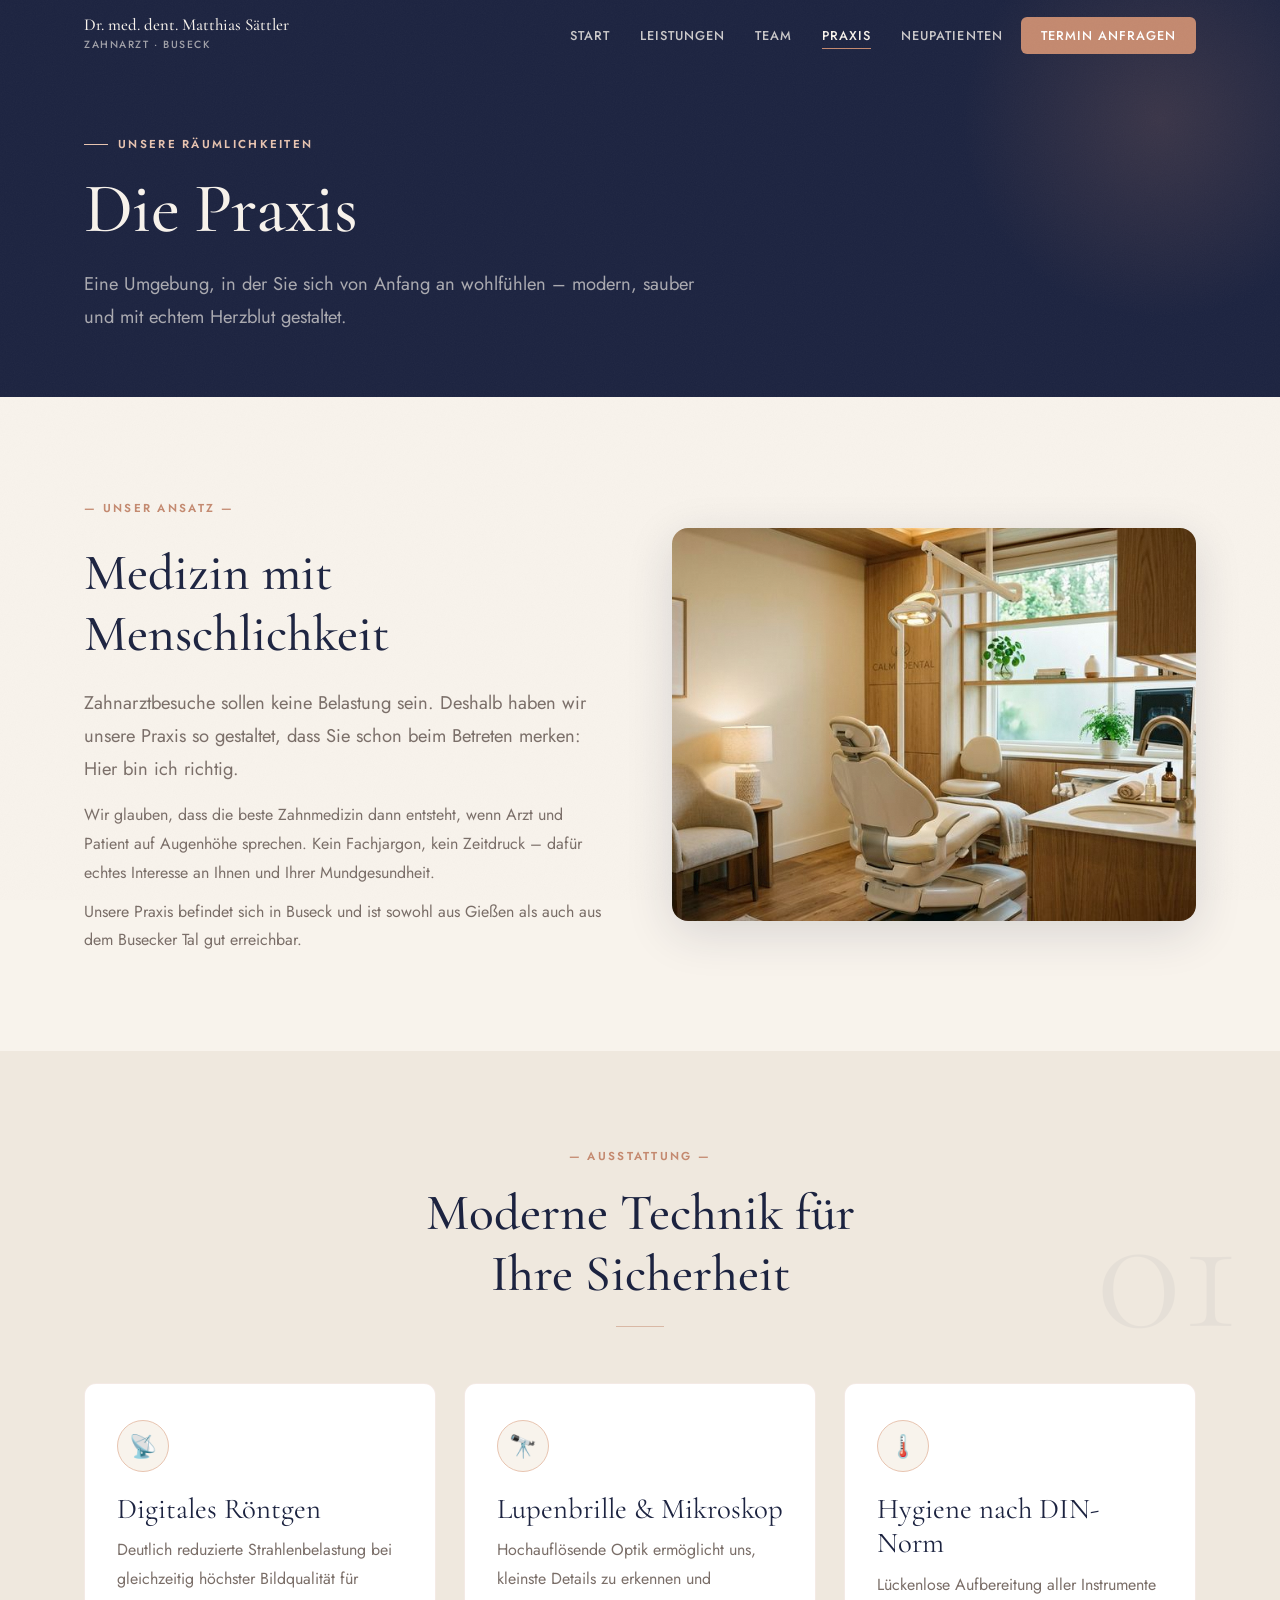
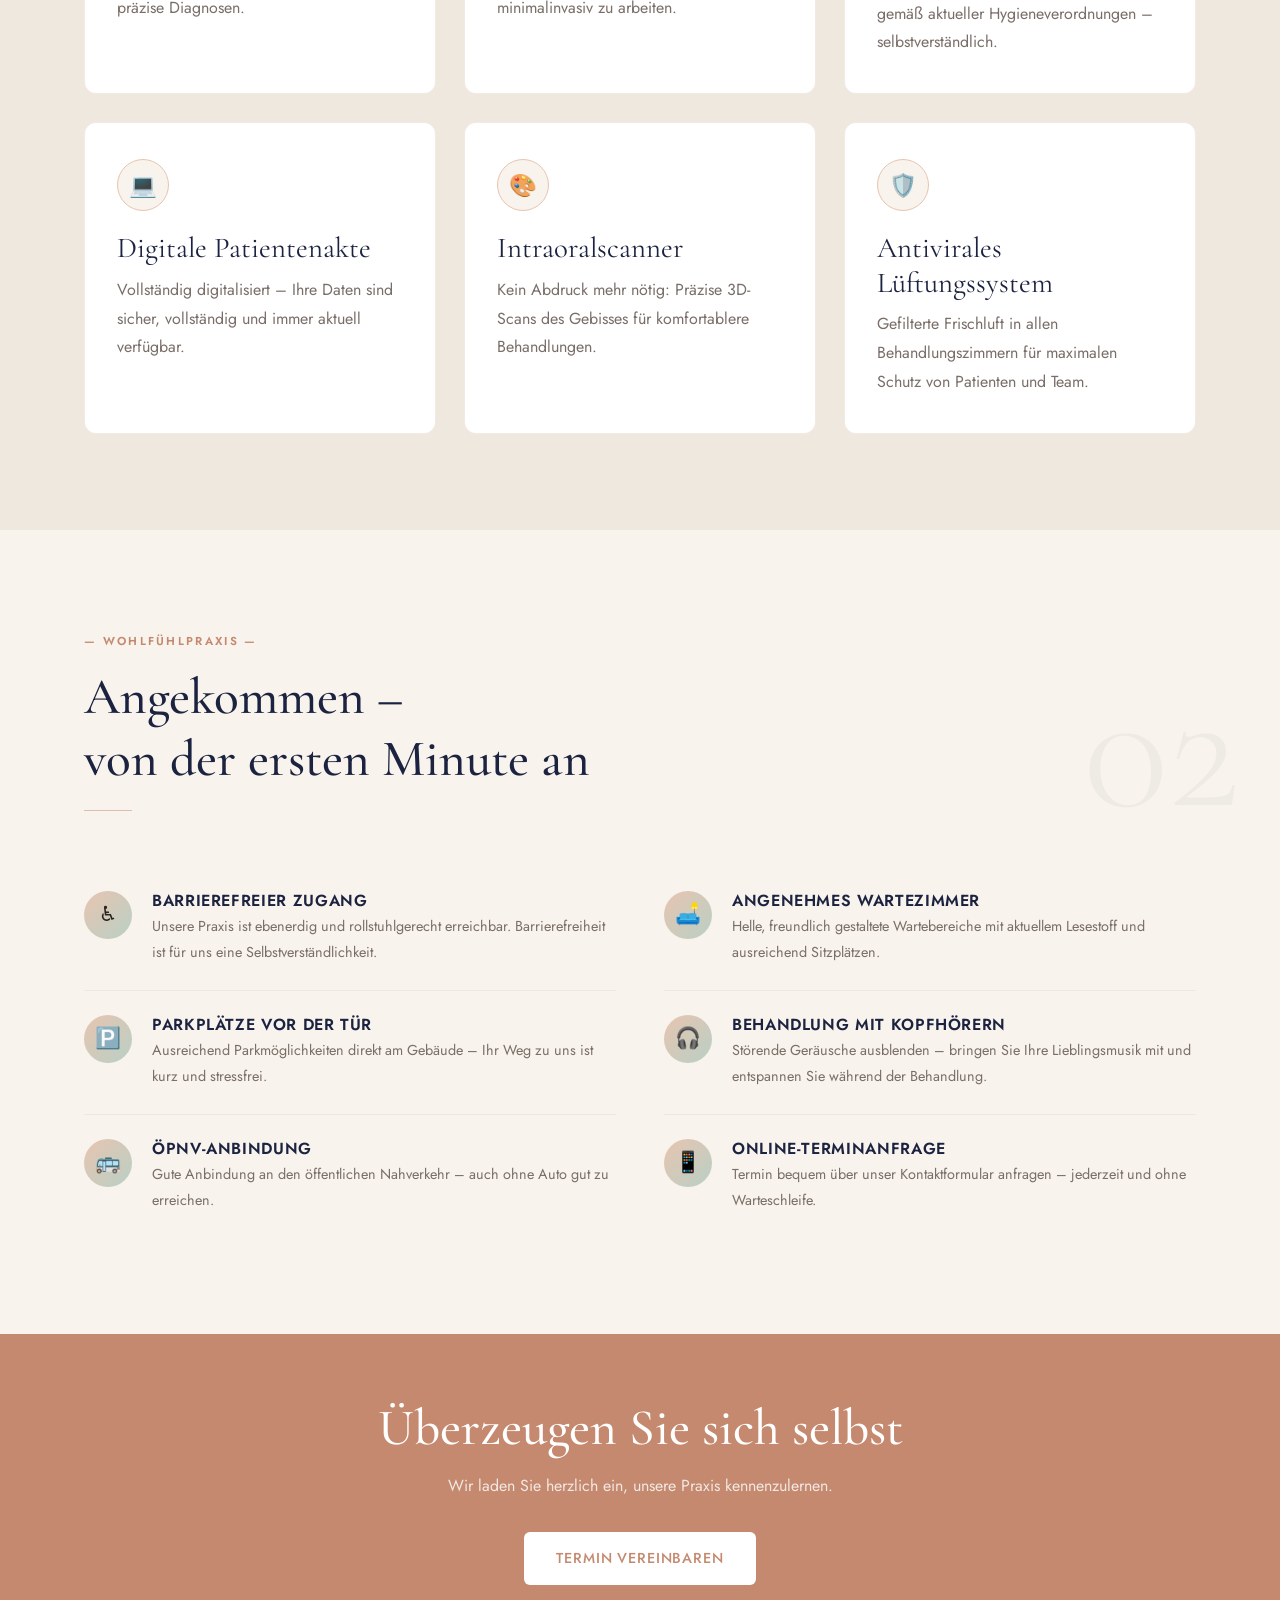
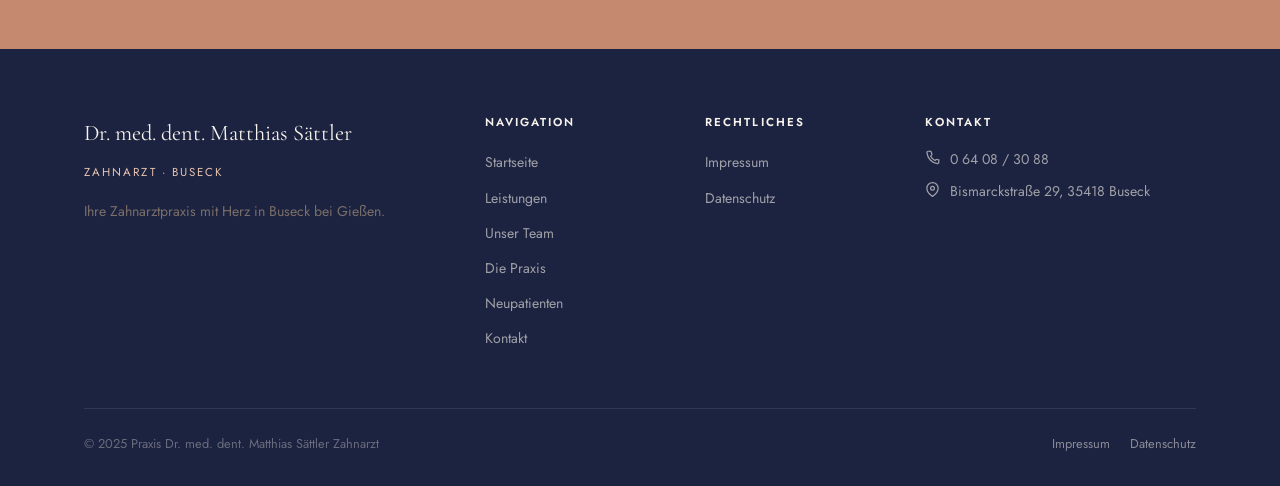
<file: praxis.html>
<!DOCTYPE html>
<html lang="de">
<head>
  <meta charset="UTF-8">
  <meta name="viewport" content="width=device-width, initial-scale=1.0">
  <title>Die Praxis – Zahnarzt Buseck | Dr. med. dent. Matthias Sättler</title>
  <meta name="description" content="Moderne Zahnarztpraxis in Buseck. Zeitgemäße Ausstattung, barrierefreier Zugang, angenehme Atmosphäre. Zahnarzt für Buseck und Umgebung.">
  <link rel="stylesheet" href="index.css">
</head>
<body>

<nav class="site-nav">
  <div class="nav-inner">
    <a href="index.html" class="nav-logo">
      <span class="nav-logo-name">Dr. med. dent. Matthias Sättler</span>
      <span class="nav-logo-sub">Zahnarzt · Buseck</span>
    </a>
    <ul class="nav-links">
      <li><a href="index.html">Start</a></li>
      <li><a href="leistungen.html">Leistungen</a></li>
      <li><a href="team.html">Team</a></li>
      <li><a href="praxis.html">Praxis</a></li>
      <li><a href="neupatienten.html">Neupatienten</a></li>
      <li><a href="kontakt.html" class="nav-cta">Termin anfragen</a></li>
    </ul>
    <button class="nav-hamburger" aria-label="Menü öffnen"><span></span><span></span><span></span></button>
  </div>
</nav>
<nav class="nav-mobile">
  <a href="index.html">Start</a>
  <a href="leistungen.html">Leistungen</a>
  <a href="team.html">Team</a>
  <a href="praxis.html">Praxis</a>
  <a href="neupatienten.html">Neupatienten</a>
  <a href="kontakt.html" class="nav-cta">Termin anfragen</a>
</nav>

<header class="page-hero">
  <div class="container">
    <p class="page-hero-eyebrow">Unsere Räumlichkeiten</p>
    <h1>Die Praxis</h1>
    <p class="lead">Eine Umgebung, in der Sie sich von Anfang an wohlfühlen – modern, sauber und mit echtem Herzblut gestaltet.</p>
  </div>
</header>

<!-- Philosophie -->
<section class="section" aria-labelledby="phil-heading">
  <div class="container">
    <div class="grid-2" style="gap:64px; align-items:center;">
      <div>
        <span class="section-label">Unser Ansatz</span>
        <h2 id="phil-heading" style="margin-top:8px; margin-bottom:20px;">Medizin mit<br>Menschlichkeit</h2>
        <p class="lead">Zahnarztbesuche sollen keine Belastung sein. Deshalb haben wir unsere Praxis so gestaltet, dass Sie schon beim Betreten merken: Hier bin ich richtig.</p>
        <p style="margin-top:16px;">Wir glauben, dass die beste Zahnmedizin dann entsteht, wenn Arzt und Patient auf Augenhöhe sprechen. Kein Fachjargon, kein Zeitdruck – dafür echtes Interesse an Ihnen und Ihrer Mundgesundheit.</p>
        <p style="margin-top:10px;">Unsere Praxis befindet sich in Buseck und ist sowohl aus Gießen als auch aus dem Busecker Tal gut erreichbar.</p>
      </div>
      <div class="reveal" style="background:url('hero.png') center/cover; border-radius:16px; aspect-ratio:4/3; box-shadow:var(--shadow-lg);"></div>
    </div>
  </div>
</section>

<!-- Ausstattung -->
<section class="section section--alt" aria-labelledby="ausstattung-heading">
  <div class="container" style="position:relative;">
    <span class="ghost-number" aria-hidden="true">01</span>
    <div class="section-header text-center">
      <span class="section-label">Ausstattung</span>
      <h2 id="ausstattung-heading">Moderne Technik für<br>Ihre Sicherheit</h2>
      <div class="section-divider center"></div>
    </div>
    <div class="grid-3">
      <div class="card reveal">
        <div class="card-icon" aria-hidden="true">📡</div>
        <h3>Digitales Röntgen</h3>
        <p>Deutlich reduzierte Strahlenbelastung bei gleichzeitig höchster Bildqualität für präzise Diagnosen.</p>
      </div>
      <div class="card reveal reveal-delay-1">
        <div class="card-icon" aria-hidden="true">🔭</div>
        <h3>Lupenbrille &amp; Mikroskop</h3>
        <p>Hochauflösende Optik ermöglicht uns, kleinste Details zu erkennen und minimalinvasiv zu arbeiten.</p>
      </div>
      <div class="card reveal reveal-delay-2">
        <div class="card-icon" aria-hidden="true">🌡️</div>
        <h3>Hygiene nach DIN-Norm</h3>
        <p>Lückenlose Aufbereitung aller Instrumente gemäß aktueller Hygieneverordnungen – selbstverständlich.</p>
      </div>
      <div class="card reveal reveal-delay-3">
        <div class="card-icon" aria-hidden="true">💻</div>
        <h3>Digitale Patientenakte</h3>
        <p>Vollständig digitalisiert – Ihre Daten sind sicher, vollständig und immer aktuell verfügbar.</p>
      </div>
      <div class="card reveal reveal-delay-1">
        <div class="card-icon" aria-hidden="true">🎨</div>
        <h3>Intraoralscanner</h3>
        <p>Kein Abdruck mehr nötig: Präzise 3D-Scans des Gebisses für komfortablere Behandlungen.</p>
      </div>
      <div class="card reveal reveal-delay-2">
        <div class="card-icon" aria-hidden="true">🛡️</div>
        <h3>Antivirales Lüftungssystem</h3>
        <p>Gefilterte Frischluft in allen Behandlungszimmern für maximalen Schutz von Patienten und Team.</p>
      </div>
    </div>
  </div>
</section>

<!-- Atmosphäre & Zugänglichkeit -->
<section class="section" aria-labelledby="atmo-heading">
  <div class="container" style="position:relative;">
    <span class="ghost-number" aria-hidden="true">02</span>
    <div class="section-header">
      <span class="section-label">Wohlfühlpraxis</span>
      <h2 id="atmo-heading">Angekommen –<br>von der ersten Minute an</h2>
      <div class="section-divider"></div>
    </div>
    <div class="grid-2" style="gap:48px;">
      <div>
        <div class="feature-item">
          <div class="feature-icon" aria-hidden="true">♿</div>
          <div class="feature-text">
            <h4>Barrierefreier Zugang</h4>
            <p>Unsere Praxis ist ebenerdig und rollstuhlgerecht erreichbar. Barrierefreiheit ist für uns eine Selbstverständlichkeit.</p>
          </div>
        </div>
        <div class="feature-item">
          <div class="feature-icon" aria-hidden="true">🅿️</div>
          <div class="feature-text">
            <h4>Parkplätze vor der Tür</h4>
            <p>Ausreichend Parkmöglichkeiten direkt am Gebäude – Ihr Weg zu uns ist kurz und stressfrei.</p>
          </div>
        </div>
        <div class="feature-item">
          <div class="feature-icon" aria-hidden="true">🚌</div>
          <div class="feature-text">
            <h4>ÖPNV-Anbindung</h4>
            <p>Gute Anbindung an den öffentlichen Nahverkehr – auch ohne Auto gut zu erreichen.</p>
          </div>
        </div>
      </div>
      <div>
        <div class="feature-item">
          <div class="feature-icon" aria-hidden="true">🛋️</div>
          <div class="feature-text">
            <h4>Angenehmes Wartezimmer</h4>
            <p>Helle, freundlich gestaltete Wartebereiche mit aktuellem Lesestoff und ausreichend Sitzplätzen.</p>
          </div>
        </div>
        <div class="feature-item">
          <div class="feature-icon" aria-hidden="true">🎧</div>
          <div class="feature-text">
            <h4>Behandlung mit Kopfhörern</h4>
            <p>Störende Geräusche ausblenden – bringen Sie Ihre Lieblingsmusik mit und entspannen Sie während der Behandlung.</p>
          </div>
        </div>
        <div class="feature-item">
          <div class="feature-icon" aria-hidden="true">📱</div>
          <div class="feature-text">
            <h4>Online-Terminanfrage</h4>
            <p>Termin bequem über unser Kontaktformular anfragen – jederzeit und ohne Warteschleife.</p>
          </div>
        </div>
      </div>
    </div>
  </div>
</section>

<section class="cta-banner">
  <div class="container">
    <h2>Überzeugen Sie sich selbst</h2>
    <p>Wir laden Sie herzlich ein, unsere Praxis kennenzulernen.</p>
    <a href="kontakt.html" class="btn" style="background:white;color:var(--rose);">Termin vereinbaren</a>
  </div>
</section>

<footer class="site-footer">
  <div class="container">
    <div class="footer-grid">
      <div>
        <p class="footer-brand-name">Dr. med. dent. Matthias Sättler</p>
        <p class="footer-brand-sub">Zahnarzt · Buseck</p>
        <p class="footer-desc">Ihre Zahnarztpraxis mit Herz in Buseck bei Gießen.</p>
      </div>
      <div class="footer-col">
        <h5>Navigation</h5>
        <ul>
          <li><a href="index.html">Startseite</a></li>
          <li><a href="leistungen.html">Leistungen</a></li>
          <li><a href="team.html">Unser Team</a></li>
          <li><a href="praxis.html">Die Praxis</a></li>
          <li><a href="neupatienten.html">Neupatienten</a></li>
          <li><a href="kontakt.html">Kontakt</a></li>
        </ul>
      </div>
      <div class="footer-col">
        <h5>Rechtliches</h5>
        <ul><li><a href="impressum.html">Impressum</a></li><li><a href="datenschutz.html">Datenschutz</a></li></ul>
      </div>
      <div class="footer-col">
        <h5>Kontakt</h5>
        <div class="footer-contact-item"><svg width="15" height="15" viewBox="0 0 24 24" fill="none" stroke="currentColor" stroke-width="2" aria-hidden="true"><path d="M22 16.92v3a2 2 0 01-2.18 2A19.79 19.79 0 013.12 4.18 2 2 0 015.09 2h3.09a2 2 0 012 1.72c.127.96.361 1.903.7 2.81a2 2 0 01-.45 2.11L9.09 9.91a16 16 0 006.99 6.99l1.27-1.27a2 2 0 012.11-.45c.907.339 1.85.573 2.81.7A2 2 0 0122 16.92z"/></svg><a href="tel:+4964083088" style="color:inherit;">0 64 08 / 30 88</a></div>
        <div class="footer-contact-item"><svg width="15" height="15" viewBox="0 0 24 24" fill="none" stroke="currentColor" stroke-width="2" aria-hidden="true"><path d="M21 10c0 7-9 13-9 13S3 17 3 10a9 9 0 1118 0z"/><circle cx="12" cy="10" r="3"/></svg><span>Bismarckstraße 29, 35418 Buseck</span></div>
      </div>
    </div>
    <div class="footer-bottom">
      <span>&copy; 2025 Praxis Dr. med. dent. Matthias Sättler Zahnarzt</span>
      <div class="footer-bottom-links"><a href="impressum.html">Impressum</a><a href="datenschutz.html">Datenschutz</a></div>
    </div>
  </div>
</footer>
<script src="nav.js"></script>
</body>
</html>
</file>
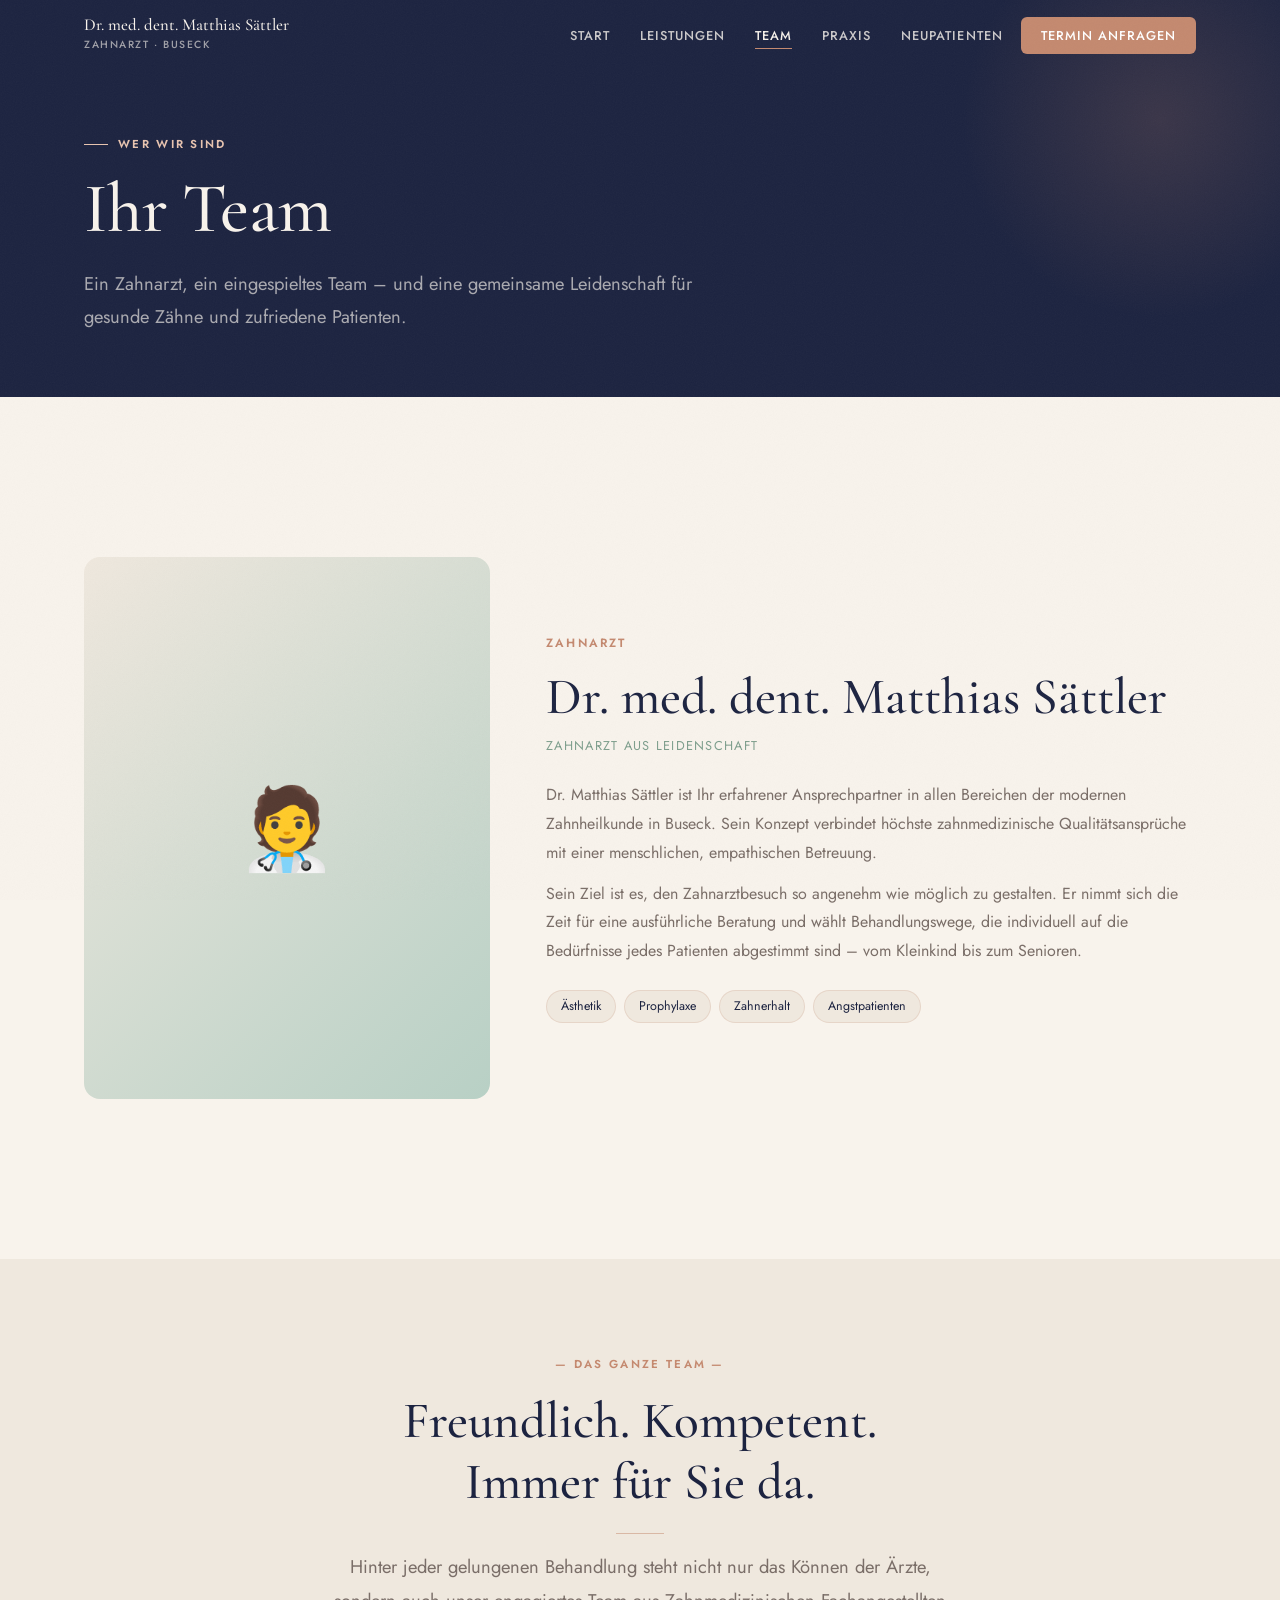
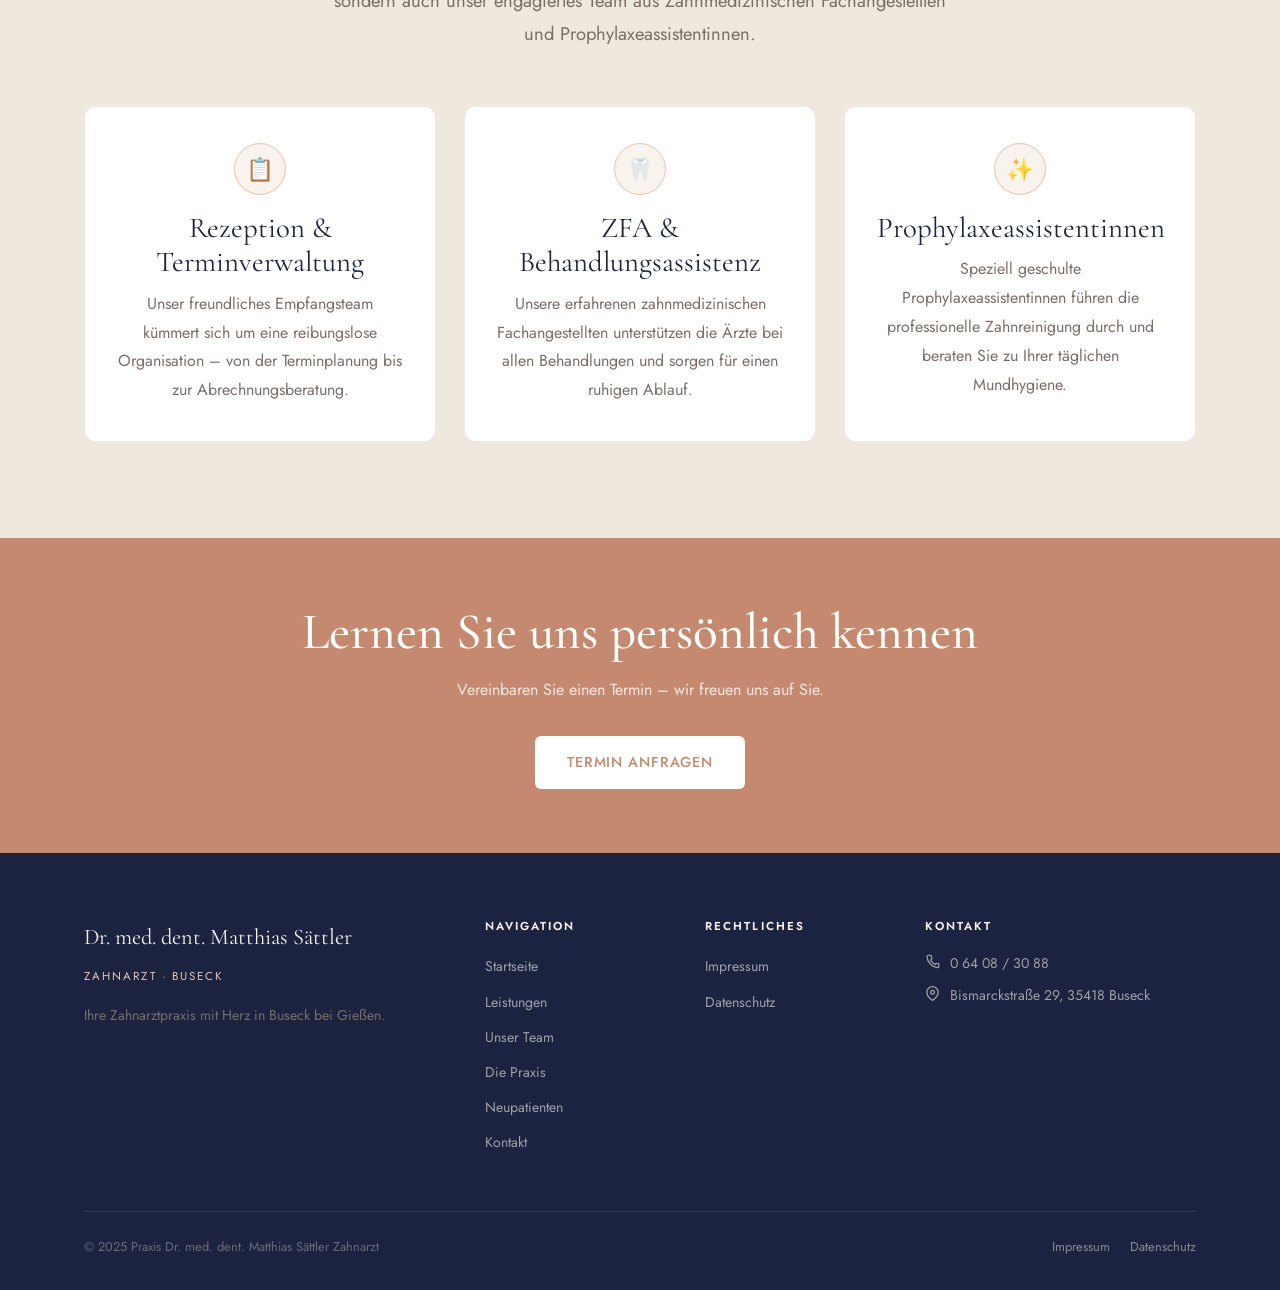
<file: team.html>
<!DOCTYPE html>
<html lang="de">
<head>
  <meta charset="UTF-8">
  <meta name="viewport" content="width=device-width, initial-scale=1.0">
  <title>Unser Team – Zahnarzt Buseck | Dr. med. dent. Matthias Sättler</title>
  <meta name="description" content="Lernen Sie das Team Ihrer Zahnarztpraxis in Buseck kennen: Dr. Matthias Sättler sowie unser freundliches Praxisteam.">
  <link rel="stylesheet" href="index.css">
  <style>
    .team-member-full {
      display: grid;
      grid-template-columns: 1fr 1.6fr;
      gap: 56px;
      align-items: center;
      padding-block: 64px;
      border-bottom: 1px solid var(--ivory-dark);
    }
    .team-member-full:last-child { border-bottom: none; }
    .team-member-full.reverse { direction: rtl; }
    .team-member-full.reverse > * { direction: ltr; }
    .team-member-photo {
      border-radius: 16px;
      aspect-ratio: 3/4;
      object-fit: cover;
      width: 100%;
      box-shadow: var(--shadow-lg);
    }
    .team-member-photo-placeholder {
      border-radius: 16px;
      aspect-ratio: 3/4;
      background: linear-gradient(135deg, var(--ivory-dark), var(--sage-light));
      display: flex;
      align-items: center;
      justify-content: center;
      font-size: 5rem;
      width: 100%;
    }
    .member-title {
      font-size: .75rem;
      font-weight: 600;
      letter-spacing: .18em;
      text-transform: uppercase;
      color: var(--rose);
      margin-bottom: 12px;
    }
    .member-name { margin-bottom: 6px; }
    .member-spec {
      font-size: .8rem;
      letter-spacing: .1em;
      text-transform: uppercase;
      color: var(--sage);
      margin-bottom: 24px;
    }
    .member-tags {
      display: flex;
      flex-wrap: wrap;
      gap: 8px;
      margin-top: 24px;
    }
    .tag {
      background: var(--ivory-dark);
      border: 1px solid rgba(196,137,111,.2);
      border-radius: 20px;
      padding: 5px 14px;
      font-size: .78rem;
      color: var(--navy);
    }
    @media (max-width: 750px) {
      .team-member-full { grid-template-columns: 1fr; }
      .team-member-full.reverse { direction: ltr; }
    }
  </style>
</head>
<body>

<nav class="site-nav">
  <div class="nav-inner">
    <a href="index.html" class="nav-logo">
      <span class="nav-logo-name">Dr. med. dent. Matthias Sättler</span>
      <span class="nav-logo-sub">Zahnarzt · Buseck</span>
    </a>
    <ul class="nav-links">
      <li><a href="index.html">Start</a></li>
      <li><a href="leistungen.html">Leistungen</a></li>
      <li><a href="team.html">Team</a></li>
      <li><a href="praxis.html">Praxis</a></li>
      <li><a href="neupatienten.html">Neupatienten</a></li>
      <li><a href="kontakt.html" class="nav-cta">Termin anfragen</a></li>
    </ul>
    <button class="nav-hamburger" aria-label="Menü öffnen"><span></span><span></span><span></span></button>
  </div>
</nav>
<nav class="nav-mobile">
  <a href="index.html">Start</a>
  <a href="leistungen.html">Leistungen</a>
  <a href="team.html">Team</a>
  <a href="praxis.html">Praxis</a>
  <a href="neupatienten.html">Neupatienten</a>
  <a href="kontakt.html" class="nav-cta">Termin anfragen</a>
</nav>

<header class="page-hero">
  <div class="container">
    <p class="page-hero-eyebrow">Wer wir sind</p>
    <h1>Ihr Team</h1>
    <p class="lead">Ein Zahnarzt, ein eingespieltes Team – und eine gemeinsame Leidenschaft für gesunde Zähne und zufriedene Patienten.</p>
  </div>
</header>

<section class="section">
  <div class="container">
    <!-- Dr. Sättler -->
    <div class="team-member-full">
      <div class="team-member-photo-placeholder reveal">🧑‍⚕️</div>
      <div class="reveal">
        <p class="member-title">Zahnarzt</p>
        <h2 class="member-name">Dr. med. dent. Matthias Sättler</h2>
        <p class="member-spec">Zahnarzt aus Leidenschaft</p>
        <p>Dr. Matthias Sättler ist Ihr erfahrener Ansprechpartner in allen Bereichen der modernen Zahnheilkunde in Buseck. Sein Konzept verbindet höchste zahnmedizinische Qualitätsansprüche mit einer menschlichen, empathischen Betreuung.</p>
        <p style="margin-top:12px;">Sein Ziel ist es, den Zahnarztbesuch so angenehm wie möglich zu gestalten. Er nimmt sich die Zeit für eine ausführliche Beratung und wählt Behandlungswege, die individuell auf die Bedürfnisse jedes Patienten abgestimmt sind – vom Kleinkind bis zum Senioren.</p>
        <div class="member-tags">
          <span class="tag">Ästhetik</span>
          <span class="tag">Prophylaxe</span>
          <span class="tag">Zahnerhalt</span>
          <span class="tag">Angstpatienten</span>
        </div>
      </div>
    </div>
  </div>
</section>

<!-- Praxis-Team -->
<section class="section section--alt" aria-labelledby="praxisteam-heading">
  <div class="container">
    <div class="section-header text-center">
      <span class="section-label">Das ganze Team</span>
      <h2 id="praxisteam-heading">Freundlich. Kompetent.<br>Immer für Sie da.</h2>
      <div class="section-divider center"></div>
      <p class="lead" style="text-align:center; margin-inline:auto; margin-top:16px;">Hinter jeder gelungenen Behandlung steht nicht nur das Können der Ärzte, sondern auch unser engagiertes Team aus Zahnmedizinischen Fachangestellten und Prophylaxeassistentinnen.</p>
    </div>
    <div class="grid-3">
      <div class="card reveal" style="text-align:center;">
        <div class="card-icon" style="margin:0 auto 16px;" aria-hidden="true">📋</div>
        <h3>Rezeption &amp; Terminverwaltung</h3>
        <p>Unser freundliches Empfangsteam kümmert sich um eine reibungslose Organisation – von der Terminplanung bis zur Abrechnungsberatung.</p>
      </div>
      <div class="card reveal reveal-delay-1" style="text-align:center;">
        <div class="card-icon" style="margin:0 auto 16px;" aria-hidden="true">🦷</div>
        <h3>ZFA &amp; Behandlungsassistenz</h3>
        <p>Unsere erfahrenen zahnmedizinischen Fachangestellten unterstützen die Ärzte bei allen Behandlungen und sorgen für einen ruhigen Ablauf.</p>
      </div>
      <div class="card reveal reveal-delay-2" style="text-align:center;">
        <div class="card-icon" style="margin:0 auto 16px;" aria-hidden="true">✨</div>
        <h3>Prophylaxeassistentinnen</h3>
        <p>Speziell geschulte Prophylaxeassistentinnen führen die professionelle Zahnreinigung durch und beraten Sie zu Ihrer täglichen Mundhygiene.</p>
      </div>
    </div>
  </div>
</section>

<section class="cta-banner">
  <div class="container">
    <h2>Lernen Sie uns persönlich kennen</h2>
    <p>Vereinbaren Sie einen Termin – wir freuen uns auf Sie.</p>
    <a href="kontakt.html" class="btn" style="background:white;color:var(--rose);">Termin anfragen</a>
  </div>
</section>

<footer class="site-footer">
  <div class="container">
    <div class="footer-grid">
      <div>
        <p class="footer-brand-name">Dr. med. dent. Matthias Sättler</p>
        <p class="footer-brand-sub">Zahnarzt · Buseck</p>
        <p class="footer-desc">Ihre Zahnarztpraxis mit Herz in Buseck bei Gießen.</p>
      </div>
      <div class="footer-col">
        <h5>Navigation</h5>
        <ul>
          <li><a href="index.html">Startseite</a></li>
          <li><a href="leistungen.html">Leistungen</a></li>
          <li><a href="team.html">Unser Team</a></li>
          <li><a href="praxis.html">Die Praxis</a></li>
          <li><a href="neupatienten.html">Neupatienten</a></li>
          <li><a href="kontakt.html">Kontakt</a></li>
        </ul>
      </div>
      <div class="footer-col">
        <h5>Rechtliches</h5>
        <ul><li><a href="impressum.html">Impressum</a></li><li><a href="datenschutz.html">Datenschutz</a></li></ul>
      </div>
      <div class="footer-col">
        <h5>Kontakt</h5>
        <div class="footer-contact-item"><svg width="15" height="15" viewBox="0 0 24 24" fill="none" stroke="currentColor" stroke-width="2" aria-hidden="true"><path d="M22 16.92v3a2 2 0 01-2.18 2A19.79 19.79 0 013.12 4.18 2 2 0 015.09 2h3.09a2 2 0 012 1.72c.127.96.361 1.903.7 2.81a2 2 0 01-.45 2.11L9.09 9.91a16 16 0 006.99 6.99l1.27-1.27a2 2 0 012.11-.45c.907.339 1.85.573 2.81.7A2 2 0 0122 16.92z"/></svg><a href="tel:+4964083088" style="color:inherit;">0 64 08 / 30 88</a></div>
        <div class="footer-contact-item"><svg width="15" height="15" viewBox="0 0 24 24" fill="none" stroke="currentColor" stroke-width="2" aria-hidden="true"><path d="M21 10c0 7-9 13-9 13S3 17 3 10a9 9 0 1118 0z"/><circle cx="12" cy="10" r="3"/></svg><span>Bismarckstraße 29, 35418 Buseck</span></div>
      </div>
    </div>
    <div class="footer-bottom">
      <span>&copy; 2025 Praxis Dr. med. dent. Matthias Sättler Zahnarzt</span>
      <div class="footer-bottom-links"><a href="impressum.html">Impressum</a><a href="datenschutz.html">Datenschutz</a></div>
    </div>
  </div>
</footer>
<script src="nav.js"></script>
</body>
</html>
</file>
<file: index.css>
/* ============================================================
   Praxis Dr. med. dent. Matthias Sättler Zahnarzt
   Design System – "Apotheker Luxus"
   ============================================================ */

@import url('https://fonts.googleapis.com/css2?family=Cormorant+Garamond:ital,wght@0,300;0,400;0,500;0,600;1,300;1,400&family=Jost:wght@300;400;500;600&display=swap');

/* ─── Custom Properties ─────────────────────────────────── */
:root {
  --ivory:       #f8f3ec;
  --ivory-dark:  #efe8de;
  --navy:        #1c2340;
  --navy-light:  #2e3a5e;
  --rose:        #c4896f;
  --rose-light:  #e8c4b0;
  --sage:        #7d9e8c;
  --sage-light:  #b8d0c5;
  --ink:         #2a2420;
  --muted:       #7a6e68;
  --white:       #ffffff;

  --font-display: 'Cormorant Garamond', Georgia, serif;
  --font-body:    'Jost', system-ui, sans-serif;

  --r-sm:   6px;
  --r-md:   12px;
  --r-lg:   20px;

  --shadow-sm:  0 1px 4px rgba(28,35,64,.06);
  --shadow-md:  0 4px 20px rgba(28,35,64,.10);
  --shadow-lg:  0 12px 48px rgba(28,35,64,.14);

  --nav-h: 70px;
  --max-w: 1160px;
  --section-py: 96px;
}

/* ─── Reset ─────────────────────────────────────────────── */
*, *::before, *::after { box-sizing: border-box; margin: 0; padding: 0; }
html { scroll-behavior: smooth; font-size: 16px; }
body {
  background: var(--ivory);
  color: var(--ink);
  font-family: var(--font-body);
  font-weight: 400;
  line-height: 1.7;
  overflow-x: hidden;
}

/* Paper texture overlay */
body::before {
  content: '';
  position: fixed;
  inset: 0;
  background-image: url("data:image/svg+xml,%3Csvg xmlns='http://www.w3.org/2000/svg' width='200' height='200'%3E%3Cfilter id='n'%3E%3CfeTurbulence type='fractalNoise' baseFrequency='0.9' numOctaves='4' stitchTiles='stitch'/%3E%3CfeColorMatrix type='saturate' values='0'/%3E%3C/filter%3E%3Crect width='200' height='200' filter='url(%23n)' opacity='0.035'/%3E%3C/svg%3E");
  pointer-events: none;
  z-index: 9999;
}

img { display: block; max-width: 100%; height: auto; }
a { color: inherit; text-decoration: none; }
ul { list-style: none; }
button { cursor: pointer; font-family: var(--font-body); border: none; background: none; }

/* ─── Typography ─────────────────────────────────────────── */
h1, h2, h3, h4 {
  font-family: var(--font-display);
  font-weight: 500;
  line-height: 1.2;
  color: var(--navy);
}
h1 { font-size: clamp(2.6rem, 5.5vw, 4.4rem); letter-spacing: -.01em; }
h2 { font-size: clamp(2rem, 4vw, 3.2rem); }
h3 { font-size: clamp(1.3rem, 2.5vw, 1.8rem); font-weight: 400; }
h4 { font-size: 1.1rem; font-weight: 600; font-family: var(--font-body); letter-spacing: .04em; text-transform: uppercase; }

p { color: var(--muted); line-height: 1.8; }
p + p { margin-top: .8em; }

.lead {
  font-size: 1.15rem;
  line-height: 1.8;
  color: var(--muted);
  max-width: 640px;
}

/* ─── Layout Utilities ───────────────────────────────────── */
.container {
  width: 100%;
  max-width: var(--max-w);
  margin-inline: auto;
  padding-inline: 24px;
}
.section { padding-block: var(--section-py); }
.section--alt { background: var(--ivory-dark); }
.section--dark { background: var(--navy); }
.section--dark h2, .section--dark h3, .section--dark h4,
.section--dark p { color: rgba(248,243,236,.85); }
.section--dark .lead { color: rgba(248,243,236,.65); }

.grid-2 { display: grid; grid-template-columns: repeat(auto-fit, minmax(300px, 1fr)); gap: 32px; }
.grid-3 { display: grid; grid-template-columns: repeat(auto-fit, minmax(260px, 1fr)); gap: 28px; }
.grid-4 { display: grid; grid-template-columns: repeat(auto-fit, minmax(220px, 1fr)); gap: 24px; }
.flex-center { display: flex; align-items: center; justify-content: center; }
.text-center { text-align: center; }

/* ─── Section Header ─────────────────────────────────────── */
.section-header { margin-bottom: 56px; }
.section-header.text-center { display: flex; flex-direction: column; align-items: center; }
.section-label {
  display: inline-block;
  font-family: var(--font-body);
  font-size: .72rem;
  font-weight: 600;
  letter-spacing: .2em;
  text-transform: uppercase;
  color: var(--rose);
  margin-bottom: 16px;
}
.section-label::before { content: '—  '; }
.section-label::after  { content: '  —'; }
.section-divider {
  width: 48px;
  height: 1px;
  background: var(--rose);
  margin-top: 20px;
  opacity: .5;
}
.section-divider.center { margin-inline: auto; }

/* ─── Ghost Section Number ───────────────────────────────── */
.ghost-number {
  font-family: var(--font-display);
  font-size: clamp(6rem, 14vw, 12rem);
  font-weight: 300;
  color: var(--navy);
  opacity: .04;
  line-height: 1;
  position: absolute;
  top: 32px;
  right: -20px;
  pointer-events: none;
  user-select: none;
}

/* ─── Buttons ────────────────────────────────────────────── */
.btn {
  display: inline-flex;
  align-items: center;
  gap: 10px;
  padding: 14px 32px;
  border-radius: var(--r-sm);
  font-family: var(--font-body);
  font-size: .9rem;
  font-weight: 500;
  letter-spacing: .06em;
  text-transform: uppercase;
  transition: all .28s ease;
  white-space: nowrap;
}
.btn-primary {
  background: var(--rose);
  color: var(--white);
}
.btn-primary:hover {
  background: #b07860;
  transform: translateY(-2px);
  box-shadow: 0 8px 24px rgba(196,137,111,.35);
}
.btn-outline {
  border: 1.5px solid var(--navy);
  color: var(--navy);
}
.btn-outline:hover {
  background: var(--navy);
  color: var(--ivory);
}
.btn-outline-light {
  border: 1.5px solid rgba(248,243,236,.5);
  color: var(--ivory);
}
.btn-outline-light:hover {
  background: rgba(248,243,236,.12);
}

/* ─── Cards ──────────────────────────────────────────────── */
.card {
  background: var(--white);
  border: 1px solid rgba(196,137,111,.18);
  border-radius: var(--r-md);
  padding: 36px 32px;
  transition: transform .3s ease, box-shadow .3s ease;
}
.card:hover {
  transform: translateY(-4px);
  box-shadow: var(--shadow-md);
}
.card-icon {
  width: 52px;
  height: 52px;
  border-radius: 50%;
  background: var(--ivory);
  border: 1px solid var(--rose-light);
  display: flex;
  align-items: center;
  justify-content: center;
  margin-bottom: 20px;
  font-size: 1.4rem;
}
.card h3 { margin-bottom: 10px; }

/* ─── Navigation ─────────────────────────────────────────── */
.site-nav {
  position: fixed;
  top: 0; left: 0; right: 0;
  z-index: 1000;
  height: var(--nav-h);
  display: flex;
  align-items: center;
  transition: background .35s ease, backdrop-filter .35s ease, box-shadow .35s ease;
}
.site-nav.scrolled {
  background: rgba(248,243,236,.92);
  backdrop-filter: blur(12px);
  -webkit-backdrop-filter: blur(12px);
  box-shadow: 0 1px 0 rgba(28,35,64,.08);
}
.nav-inner {
  display: flex;
  align-items: center;
  justify-content: space-between;
  width: 100%;
  max-width: var(--max-w);
  margin-inline: auto;
  padding-inline: 24px;
}
.nav-logo {
  display: flex;
  flex-direction: column;
  gap: 1px;
}
.nav-logo-name {
  font-family: var(--font-display);
  font-size: 1.05rem;
  font-weight: 500;
  color: var(--ivory);
  line-height: 1.1;
  transition: color .35s;
}
.nav-logo-sub {
  font-family: var(--font-body);
  font-size: .65rem;
  font-weight: 500;
  letter-spacing: .15em;
  text-transform: uppercase;
  color: rgba(248,243,236,.6);
  transition: color .35s;
}
.site-nav.scrolled .nav-logo-name { color: var(--navy); }
.site-nav.scrolled .nav-logo-sub  { color: var(--muted); }

.nav-links {
  display: flex;
  align-items: center;
  gap: 6px;
}
.nav-links a {
  font-size: .8rem;
  font-weight: 500;
  letter-spacing: .08em;
  text-transform: uppercase;
  color: rgba(248,243,236,.8);
  padding: 8px 12px;
  border-radius: 4px;
  position: relative;
  transition: color .25s;
}
.nav-links a::after {
  content: '';
  position: absolute;
  bottom: 4px; left: 50%; right: 50%;
  height: 1px;
  background: var(--rose);
  transition: left .25s, right .25s;
}
.nav-links a:hover, .nav-links a.active {
  color: var(--ivory);
}
.nav-links a:hover::after, .nav-links a.active::after {
  left: 12px; right: 12px;
}
.site-nav.scrolled .nav-links a { color: var(--muted); }
.site-nav.scrolled .nav-links a:hover,
.site-nav.scrolled .nav-links a.active { color: var(--navy); }

.nav-cta {
  background: var(--rose) !important;
  color: var(--white) !important;
  padding: 9px 20px !important;
  border-radius: var(--r-sm) !important;
}
.nav-cta::after { display: none !important; }
.nav-cta:hover { background: #b07860 !important; }

/* Hamburger */
.nav-hamburger {
  display: none;
  flex-direction: column;
  gap: 5px;
  padding: 8px;
  cursor: pointer;
}
.nav-hamburger span {
  display: block;
  width: 24px;
  height: 2px;
  background: var(--ivory);
  border-radius: 2px;
  transition: all .3s ease;
}
.site-nav.scrolled .nav-hamburger span { background: var(--navy); }
.nav-hamburger.open span:nth-child(1) { transform: translateY(7px) rotate(45deg); }
.nav-hamburger.open span:nth-child(2) { opacity: 0; }
.nav-hamburger.open span:nth-child(3) { transform: translateY(-7px) rotate(-45deg); }

/* Mobile menu */
.nav-mobile {
  display: none;
  position: fixed;
  top: var(--nav-h);
  left: 0; right: 0;
  background: rgba(248,243,236,.97);
  backdrop-filter: blur(16px);
  padding: 24px;
  flex-direction: column;
  gap: 4px;
  box-shadow: var(--shadow-lg);
  z-index: 999;
}
.nav-mobile.open { display: flex; }
.nav-mobile a {
  font-size: .9rem;
  font-weight: 500;
  letter-spacing: .08em;
  text-transform: uppercase;
  color: var(--navy);
  padding: 14px 16px;
  border-radius: 8px;
  transition: background .2s;
}
.nav-mobile a:hover, .nav-mobile a.active { background: var(--ivory-dark); }
.nav-mobile .nav-cta {
  background: var(--rose) !important;
  color: var(--white) !important;
  text-align: center;
  margin-top: 12px;
}

/* ─── Footer ─────────────────────────────────────────────── */
.site-footer {
  background: var(--navy);
  color: rgba(248,243,236,.7);
  padding-block: 64px 32px;
}
.footer-grid {
  display: grid;
  grid-template-columns: 2fr 1fr 1fr 1.5fr;
  gap: 40px;
  margin-bottom: 48px;
}
.footer-brand-name {
  font-family: var(--font-display);
  font-size: 1.4rem;
  color: var(--ivory);
  margin-bottom: 8px;
}
.footer-brand-sub {
  font-size: .72rem;
  letter-spacing: .18em;
  text-transform: uppercase;
  color: var(--rose-light);
  margin-bottom: 16px;
}
.footer-desc { font-size: .88rem; line-height: 1.75; }
.footer-col h5 {
  font-family: var(--font-body);
  font-size: .72rem;
  font-weight: 600;
  letter-spacing: .18em;
  text-transform: uppercase;
  color: var(--ivory);
  margin-bottom: 16px;
}
.footer-col ul li { margin-bottom: 8px; }
.footer-col ul li a {
  font-size: .88rem;
  color: rgba(248,243,236,.6);
  transition: color .2s;
}
.footer-col ul li a:hover { color: var(--rose-light); }
.footer-col p { font-size: .88rem; color: rgba(248,243,236,.6); margin-bottom: 6px; }
.footer-contact-item {
  display: flex;
  align-items: flex-start;
  gap: 10px;
  margin-bottom: 8px;
  font-size: .88rem;
  color: rgba(248,243,236,.6);
}
.footer-contact-item svg { flex-shrink: 0; margin-top: 2px; }
.footer-bottom {
  border-top: 1px solid rgba(248,243,236,.1);
  padding-top: 24px;
  display: flex;
  align-items: center;
  justify-content: space-between;
  flex-wrap: wrap;
  gap: 12px;
  font-size: .8rem;
  color: rgba(248,243,236,.35);
}
.footer-bottom a { color: rgba(248,243,236,.5); transition: color .2s; }
.footer-bottom a:hover { color: var(--rose-light); }
.footer-bottom-links { display: flex; gap: 20px; }

/* ─── Hero ───────────────────────────────────────────────── */
.hero {
  position: relative;
  min-height: 100svh;
  display: flex;
  align-items: center;
  overflow: hidden;
  background: var(--navy);
}
.hero-bg {
  position: absolute;
  inset: 0;
  background-image: url('hero.png');
  background-size: cover;
  background-position: center;
  opacity: .55;
}
.hero-bg::after {
  content: '';
  position: absolute;
  inset: 0;
  background: linear-gradient(
    to right,
    rgba(28,35,64,.85) 0%,
    rgba(28,35,64,.55) 55%,
    rgba(28,35,64,.15) 100%
  );
}
.hero-content {
  position: relative;
  z-index: 2;
  max-width: 640px;
}
.hero-eyebrow {
  font-family: var(--font-body);
  font-size: .75rem;
  font-weight: 600;
  letter-spacing: .25em;
  text-transform: uppercase;
  color: var(--rose-light);
  margin-bottom: 20px;
  display: flex;
  align-items: center;
  gap: 12px;
}
.hero-eyebrow::before {
  content: '';
  display: inline-block;
  width: 32px; height: 1px;
  background: var(--rose-light);
}
.hero h1 { color: var(--ivory); margin-bottom: 24px; }
.hero .lead { color: rgba(248,243,236,.75); margin-bottom: 40px; }
.hero-actions { display: flex; gap: 16px; flex-wrap: wrap; }
.hero-badge {
  position: absolute;
  bottom: 40px; right: 40px;
  z-index: 2;
  width: 100px; height: 100px;
  border-radius: 50%;
  border: 1px solid rgba(248,243,236,.25);
  display: flex;
  flex-direction: column;
  align-items: center;
  justify-content: center;
  text-align: center;
  color: var(--ivory);
  gap: 4px;
}
.hero-badge span:first-child {
  font-family: var(--font-display);
  font-size: 2rem;
  font-weight: 300;
  line-height: 1;
}
.hero-badge span:last-child {
  font-size: .62rem;
  letter-spacing: .1em;
  text-transform: uppercase;
  opacity: .7;
}

/* ─── Info Bar ───────────────────────────────────────────── */
.info-bar {
  background: var(--navy-light);
  padding-block: 20px;
}
.info-bar-inner {
  display: flex;
  align-items: center;
  justify-content: space-between;
  flex-wrap: wrap;
  gap: 16px;
}
.info-bar-item {
  display: flex;
  align-items: center;
  gap: 10px;
  color: rgba(248,243,236,.8);
  font-size: .85rem;
}
.info-bar-item svg { color: var(--rose-light); flex-shrink: 0; }
.info-bar-item strong { color: var(--ivory); }

/* ─── Service Cards on Home ──────────────────────────────── */
.service-teaser { padding-block: var(--section-py); }

/* ─── Testimonial ────────────────────────────────────────── */
.testimonial-section {
  background: var(--navy);
  padding-block: 80px;
  text-align: center;
  position: relative;
  overflow: hidden;
}
.testimonial-quote {
  font-family: var(--font-display);
  font-size: clamp(1.4rem, 3vw, 2.2rem);
  font-style: italic;
  color: var(--ivory);
  max-width: 780px;
  margin-inline: auto;
  line-height: 1.5;
  margin-bottom: 24px;
}
.testimonial-quote::before { content: '\201E'; }
.testimonial-quote::after  { content: '\201C'; }
.testimonial-author {
  font-size: .8rem;
  letter-spacing: .15em;
  text-transform: uppercase;
  color: var(--rose-light);
}

/* ─── CTA Banner ─────────────────────────────────────────── */
.cta-banner {
  background: var(--rose);
  padding-block: 64px;
  text-align: center;
}
.cta-banner h2 { color: var(--white); margin-bottom: 12px; }
.cta-banner p  { color: rgba(255,255,255,.8); margin-bottom: 32px; }

/* ─── Team Cards ─────────────────────────────────────────── */
.team-card {
  background: var(--white);
  border: 1px solid rgba(196,137,111,.18);
  border-radius: var(--r-md);
  overflow: hidden;
  transition: transform .3s ease, box-shadow .3s ease;
}
.team-card:hover {
  transform: translateY(-5px);
  box-shadow: var(--shadow-md);
}
.team-card-img {
  width: 100%;
  aspect-ratio: 3/2;
  object-fit: cover;
  object-position: top;
}
.team-card-img-placeholder {
  width: 100%;
  aspect-ratio: 3/2;
  background: linear-gradient(135deg, var(--ivory-dark), var(--sage-light));
  display: flex;
  align-items: center;
  justify-content: center;
  font-family: var(--font-display);
  font-size: 3rem;
  color: var(--sage);
}
.team-card-body { padding: 28px; }
.team-card-body h3 { margin-bottom: 4px; }
.team-role {
  font-size: .78rem;
  letter-spacing: .12em;
  text-transform: uppercase;
  color: var(--rose);
  margin-bottom: 14px;
}
.team-card-body p { font-size: .9rem; }

/* ─── Practice Features ──────────────────────────────────── */
.feature-item {
  display: flex;
  gap: 20px;
  padding: 24px 0;
  border-bottom: 1px solid var(--ivory-dark);
}
.feature-item:last-child { border-bottom: none; }
.feature-icon {
  width: 48px;
  height: 48px;
  flex-shrink: 0;
  border-radius: 50%;
  background: linear-gradient(135deg, var(--rose-light), var(--sage-light));
  display: flex;
  align-items: center;
  justify-content: center;
  font-size: 1.3rem;
}
.feature-text h4 { margin-bottom: 4px; font-size: 1rem; }
.feature-text p  { font-size: .9rem; }

/* ─── FAQ Accordion ──────────────────────────────────────── */
.faq-item {
  border-bottom: 1px solid var(--ivory-dark);
}
.faq-toggle {
  width: 100%;
  display: flex;
  align-items: center;
  justify-content: space-between;
  padding: 22px 0;
  text-align: left;
  font-family: var(--font-display);
  font-size: 1.15rem;
  color: var(--navy);
  gap: 16px;
}
.faq-icon {
  width: 28px;
  height: 28px;
  flex-shrink: 0;
  border-radius: 50%;
  border: 1.5px solid var(--rose);
  display: flex;
  align-items: center;
  justify-content: center;
  color: var(--rose);
  font-size: 1.1rem;
  font-weight: 300;
  transition: transform .3s, background .3s;
}
.faq-item.open .faq-icon {
  transform: rotate(45deg);
  background: var(--rose);
  color: var(--white);
}
.faq-body {
  max-height: 0;
  overflow: hidden;
  transition: max-height .4s ease, padding .4s ease;
}
.faq-body p {
  padding-bottom: 20px;
  font-size: .95rem;
}
.faq-item.open .faq-body { max-height: 300px; }

/* ─── Contact Form ───────────────────────────────────────── */
.form-group { display: flex; flex-direction: column; gap: 6px; margin-bottom: 20px; }
.form-group label {
  font-size: .78rem;
  font-weight: 600;
  letter-spacing: .1em;
  text-transform: uppercase;
  color: var(--navy);
}
.form-group input,
.form-group textarea,
.form-group select {
  font-family: var(--font-body);
  font-size: .95rem;
  padding: 13px 16px;
  border: 1.5px solid var(--ivory-dark);
  border-radius: var(--r-sm);
  background: var(--white);
  color: var(--ink);
  transition: border-color .2s;
  outline: none;
  resize: vertical;
}
.form-group input:focus,
.form-group textarea:focus,
.form-group select:focus { border-color: var(--rose); }
.form-grid { display: grid; grid-template-columns: 1fr 1fr; gap: 0 20px; }

/* ─── Hours Table ────────────────────────────────────────── */
.hours-table { width: 100%; border-collapse: collapse; }
.hours-table td { padding: 10px 0; border-bottom: 1px solid var(--ivory-dark); font-size: .9rem; }
.hours-table td:last-child { text-align: right; font-weight: 500; color: var(--navy); }

/* ─── Page Hero (sub-pages) ──────────────────────────────── */
.page-hero {
  background: var(--navy);
  padding-top: calc(var(--nav-h) + 64px);
  padding-bottom: 64px;
  position: relative;
  overflow: hidden;
}
.page-hero::before {
  content: '';
  position: absolute;
  top: -80px; right: -80px;
  width: 400px; height: 400px;
  border-radius: 50%;
  background: radial-gradient(circle, rgba(196,137,111,.18), transparent 70%);
  pointer-events: none;
}
.page-hero-eyebrow {
  font-size: .72rem;
  font-weight: 600;
  letter-spacing: .2em;
  text-transform: uppercase;
  color: var(--rose-light);
  margin-bottom: 12px;
  display: flex;
  align-items: center;
  gap: 10px;
}
.page-hero-eyebrow::before { content:''; display:inline-block; width:24px; height:1px; background:var(--rose-light); }
.page-hero h1 { color: var(--ivory); margin-bottom: 16px; }
.page-hero .lead { color: rgba(248,243,236,.65); }

/* ─── Legal / Privacy pages ──────────────────────────────── */
.prose {
  max-width: 780px;
}
.prose h2 {
  font-size: 1.6rem;
  margin-top: 48px;
  margin-bottom: 16px;
  padding-bottom: 8px;
  border-bottom: 1px solid var(--ivory-dark);
}
.prose h3 { font-size: 1.15rem; margin-top: 28px; margin-bottom: 10px; }
.prose p  { margin-bottom: 14px; }
.prose ul { margin: 12px 0 16px 20px; list-style: disc; }
.prose ul li { margin-bottom: 6px; color: var(--muted); font-size: .95rem; }
.prose a { color: var(--rose); text-decoration: underline; }

/* ─── Scroll Reveal ──────────────────────────────────────── */
.reveal {
  opacity: 0;
  transform: translateY(28px);
  transition: opacity .65s ease, transform .65s ease;
}
.reveal.visible {
  opacity: 1;
  transform: translateY(0);
}
.reveal-delay-1 { transition-delay: .1s; }
.reveal-delay-2 { transition-delay: .2s; }
.reveal-delay-3 { transition-delay: .3s; }
.reveal-delay-4 { transition-delay: .4s; }

/* ─── Botanical SVG Divider ──────────────────────────────── */
.botanical-divider {
  display: flex;
  align-items: center;
  gap: 16px;
  color: var(--rose-light);
  opacity: .45;
  margin-block: 40px;
}
.botanical-divider::before,
.botanical-divider::after {
  content: '';
  flex: 1;
  height: 1px;
  background: currentColor;
}

/* ─── Responsive ─────────────────────────────────────────── */
@media (max-width: 900px) {
  :root { --section-py: 64px; }
  .nav-links { display: none; }
  .nav-hamburger { display: flex; }
  .footer-grid { grid-template-columns: 1fr 1fr; }
  .form-grid { grid-template-columns: 1fr; }
}
@media (max-width: 600px) {
  :root { --section-py: 48px; }
  .footer-grid { grid-template-columns: 1fr; }
  .hero-badge { display: none; }
  .info-bar-inner { flex-direction: column; align-items: flex-start; }
  .footer-bottom { flex-direction: column; align-items: flex-start; }
}
</file>
